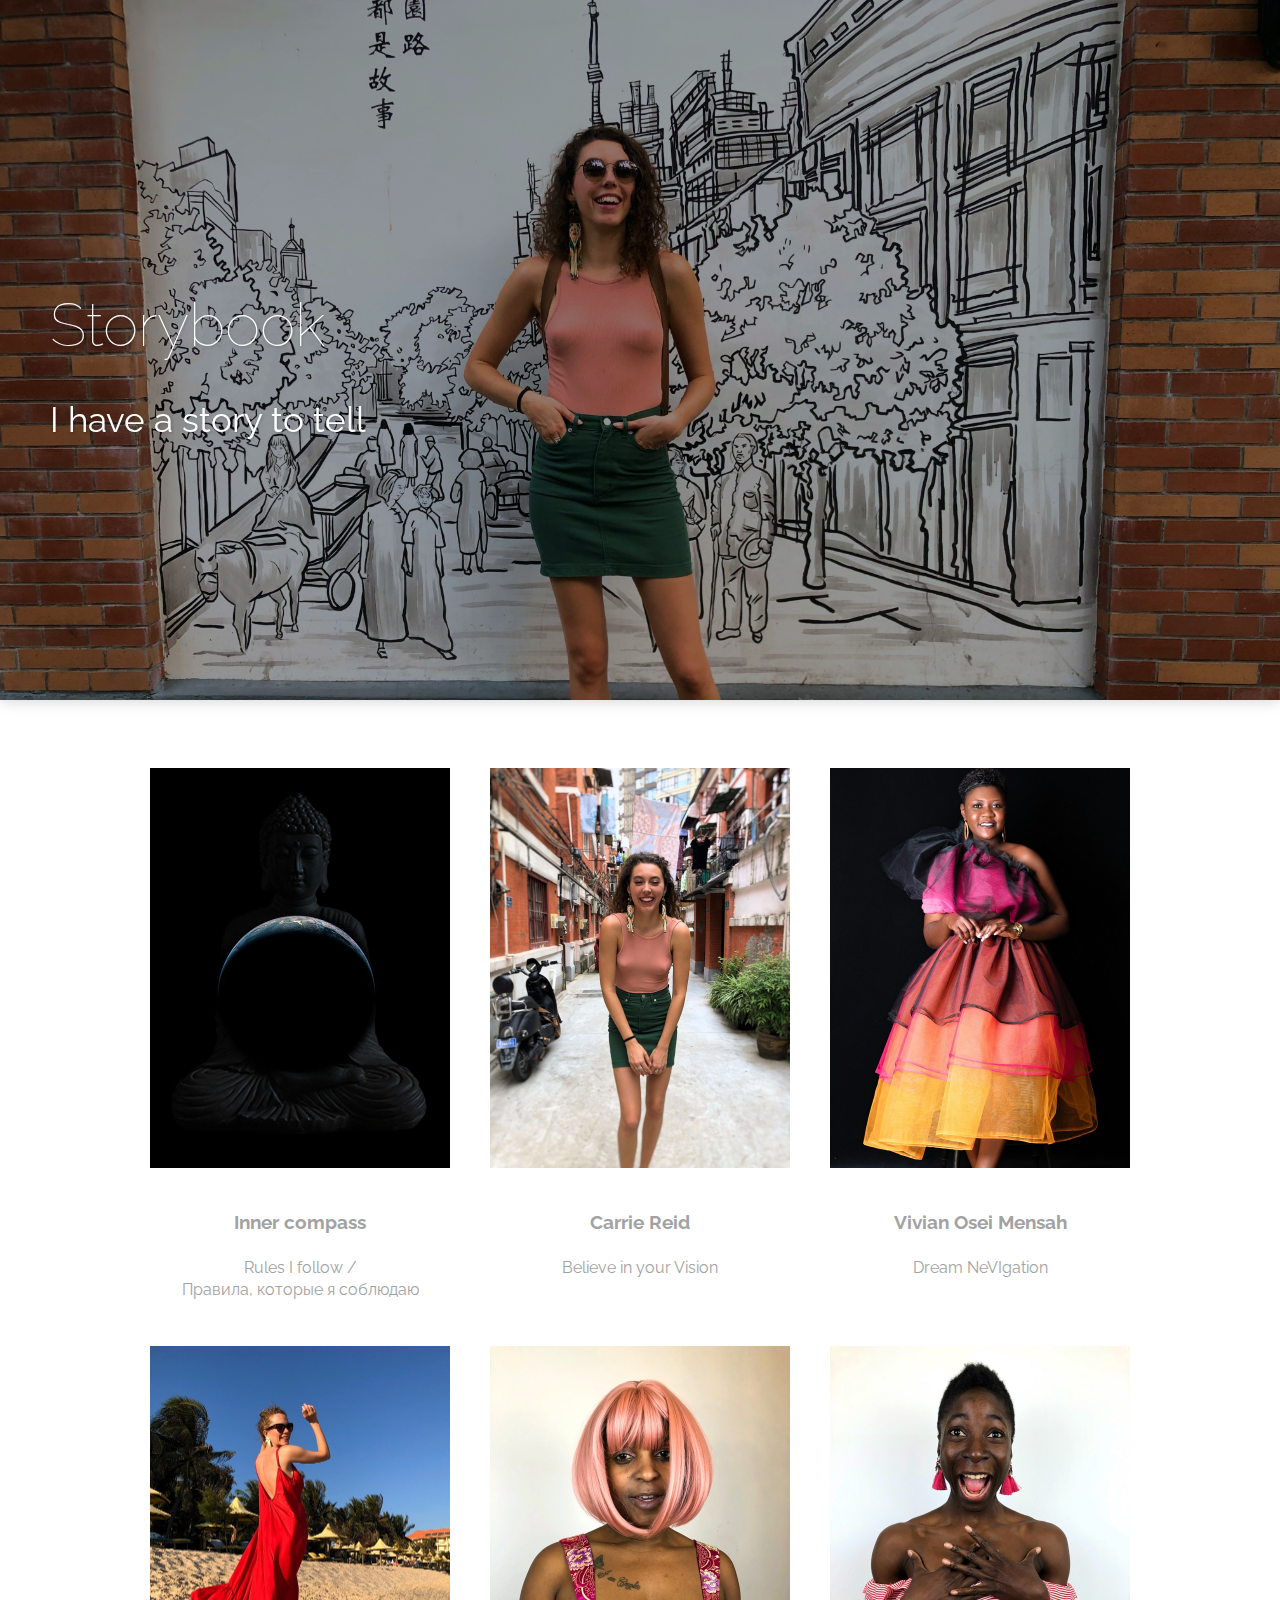
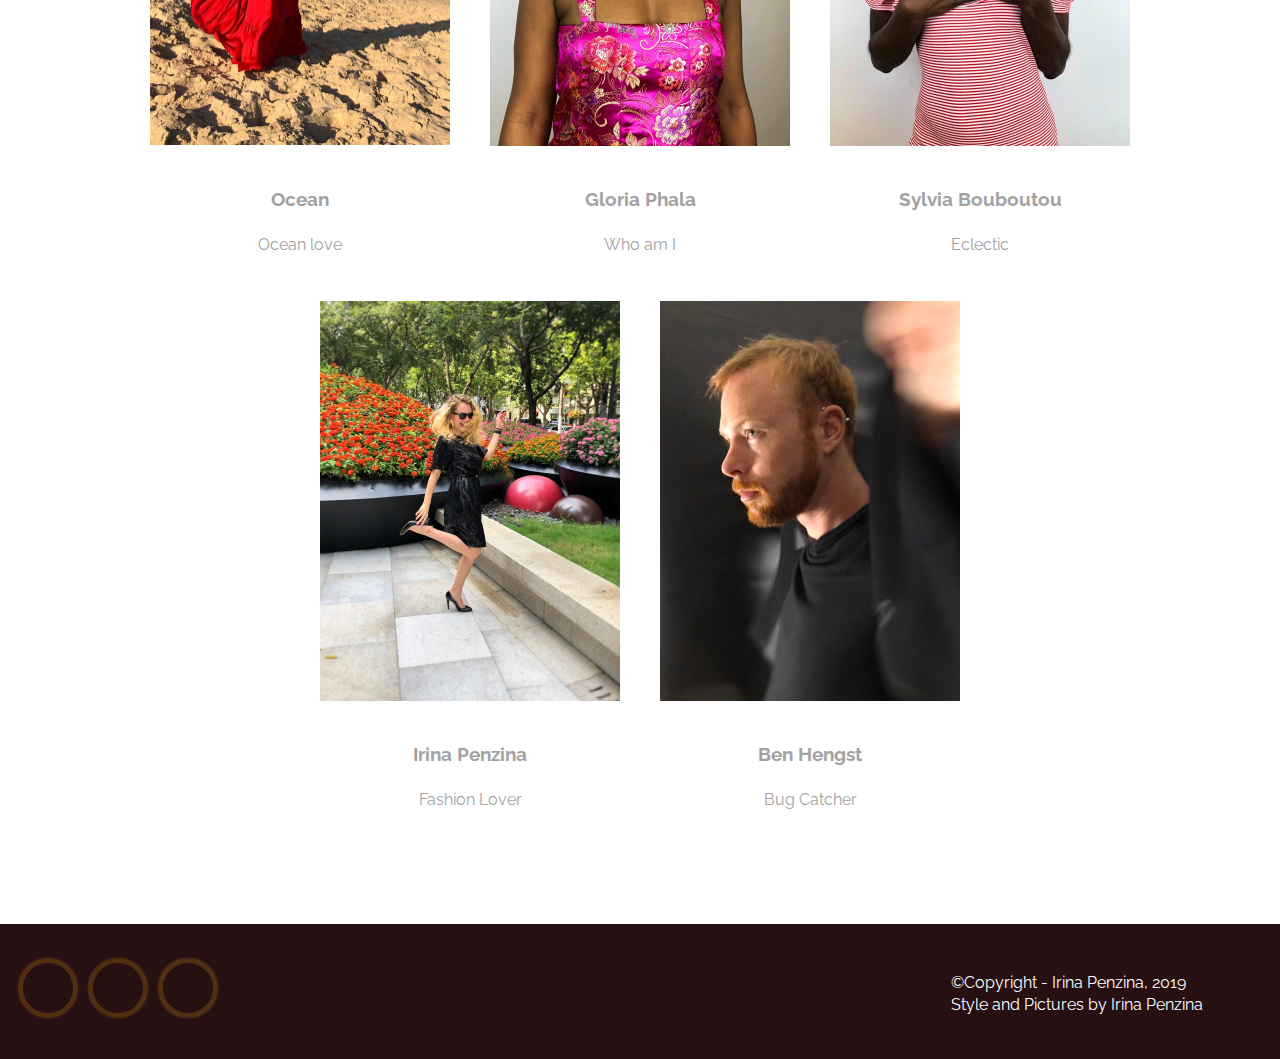
<file: index.html>
<!DOCTYPE html>
<html>
  <head>
    <title>Storybook</title>
    <!-- google metatags -->
    <meta name="description" content="I have a story to tell what was told by my friend or a friend of a friend">
    <!-- facebook metatags -->
    <meta property="og:url" content="http://storybook.style/index.html"/>
    <meta property="og:type" content="article"/>
    <meta property="og:title" content="Storybook"/>
    <meta property="og:description" content="I have a story to tell what was told by my friend or a friend of a friend"/>
    <meta property="og:image" content="favicon/apple-touch-icon.png"/>
    <!-- picture on the tab -->
    <link rel="apple-touch-icon" sizes="180x180" href="favicon/apple-touch-icon.png">
    <link rel="icon" type="image/png" sizes="32x32" href="favicon/favicon-32x32.png">
    <link rel="icon" type="image/png" sizes="16x16" href="favicon/favicon-16x16.png">
    <link rel="manifest" href="favicon/site.webmanifest">
    <link rel="mask-icon" href="favicon/safari-pinned-tab.svg" color="#5bbad5">
    <meta name="msapplication-TileColor" content="#da532c">
    <meta name="theme-color" content="#ffffff">

    <!-- to avoid weired symbols -->
    <meta charset="utf-8">
    <!-- responsive -->
    <meta name="viewport" content="width=device-width,initial-scale=1,maximum-scale=1,user-scalable=no">
    <meta http-equiv="X-UA-Compatible" content="IE=edge,chrome=1">
    <meta name="HandheldFriendly" content="true">
    <!-- icons -->
    <link rel="stylesheet" href="https://use.fontawesome.com/releases/v5.7.2/css/all.css" integrity="sha384-fnmOCqbTlWIlj8LyTjo7mOUStjsKC4pOpQbqyi7RrhN7udi9RwhKkMHpvLbHG9Sr" crossorigin="anonymous">

    <!-- css -->
    <link rel="stylesheet" href="style.css">
    <link rel="stylesheet" href="story.css">
    <link rel="stylesheet" href="cards.css">
    <!-- google font -->
    <link href="https://fonts.googleapis.com/css?family=Raleway:300,400,700&display=swap&subset=latin-ext" rel="stylesheet">
    <!-- javascript -->
    <script type="text/javascript" src="https://cdnjs.cloudflare.com/ajax/libs/jquery/2.1.3/jquery.min.js"></script>

    <!-- Global site tag (gtag.js) - Google Analytics -->
    <script async src="https://www.googletagmanager.com/gtag/js?id=G-9Z8WRRQJE6"></script>
    <script>
      window.dataLayer = window.dataLayer || [];
      function gtag(){dataLayer.push(arguments);}
      gtag('js', new Date());

      gtag('config', 'G-9Z8WRRQJE6');
    </script>

  </head>

<body>

<div class="site-wrapper">
  <header>Storybook</header>
  <!-- <div class="videoBanner">
    <video autoplay muted loop class="mainVideo">
      <source src="small/ocean.mp4" type="video/mp4">
    </video>
    <div class="gradient">
      <h1 class="name">Storybook</h1>
      <p class="tagline">I have a story to tell</p>
    </div>
  </div> -->
  <div class="mainbanner">
    <h1 class="name">Storybook</h1>
    <p class="tagline">I have a story to tell</p>
  </div>
  <main>
    <section id="sec">
      <ul class="cards">
         <li class="card">
          <a href="rules.html" class="cardlink">
            <img src="rules/statue.jpg" class="card">
            <h3>Inner compass </h3>
            <p>Rules I follow /<br> Правила, которые я соблюдаю</p>
          </a>
        </li>
        <li class="card">
          <a href="carrie.html" class="cardlink">
            <img src="Carrie/smile_compound.jpg" class="card">
            <h3>Carrie Reid</h3>
            <p>Believe in your Vision</p>
          </a>
        </li>
        <li class="card">
          <a href="vivian.html" class="cardlink">
            <img src="vivian/colours_Fotor.jpg" class="card">
            <h3>Vivian Osei Mensah</h3>
            <p>Dream NeVIgation</p>
          </a>
        </li>
        <li class="card">
          <a href="ocean.html" class="cardlink">
            <img src="small/dancing on the beach.jpg" class="card">
            <h3>Ocean</h3>
            <p>Ocean love</p>
          </a>
        </li>
        <li class="card">
          <a href="gloria.html" class="cardlink">
            <img src="gloria/sad_dark.jpg" class="card">
            <h3>Gloria Phala</h3>
            <p>Who am I</p>
          </a>
        </li>
        <li class="card">
          <a href="sylvia.html" class="cardlink">
            <img src="sylvia/stripedress-mouth.jpg" class="card">
            <h3>Sylvia Bouboutou</h3>
            <p>Eclectic</p>
          </a>
        </li>
        <li class="card">
          <a href="irina.html" class="cardlink">
            <img src="Irina/jump.jpg" class="card">
            <h3>Irina Penzina</h3>
            <p>Fashion Lover</p>
          </a>
        </li>
        <li class="card">
          <a href="ben.html" class="cardlink">
            <img src="Ben/focus.jpg" class="card">
            <h3>Ben Hengst</h3>
            <p>Bug Catcher </p>
          </a>
        </li>
    </ul>
  </section>
  </main>
  <footer>
    <div class="basr-social-share social">
      <ul class="">
        <li><a class="facebook" href="https://www.facebook.com/penzina.irina"><i class="fab fa-facebook"></i><span>Facebook</span></a></li>
        <li><a class="instagram" href="https://www.instagram.com/iri_/"><i class="fab fa-instagram"></i><span>Instagram</span></a></li>
        <li><a class="linkedin" href="https://www.linkedin.com/in/irina-penzina/"><i class="fab fa-linkedin"></i><span>Linkedin</span></a></li>
      </ul>
    </div>
    <p class="credit">&#169;Copyright - Irina Penzina, 2019<br>
    Style and Pictures by Irina Penzina</p>
  </footer>
  </div>
  </body>
</html>
</file>
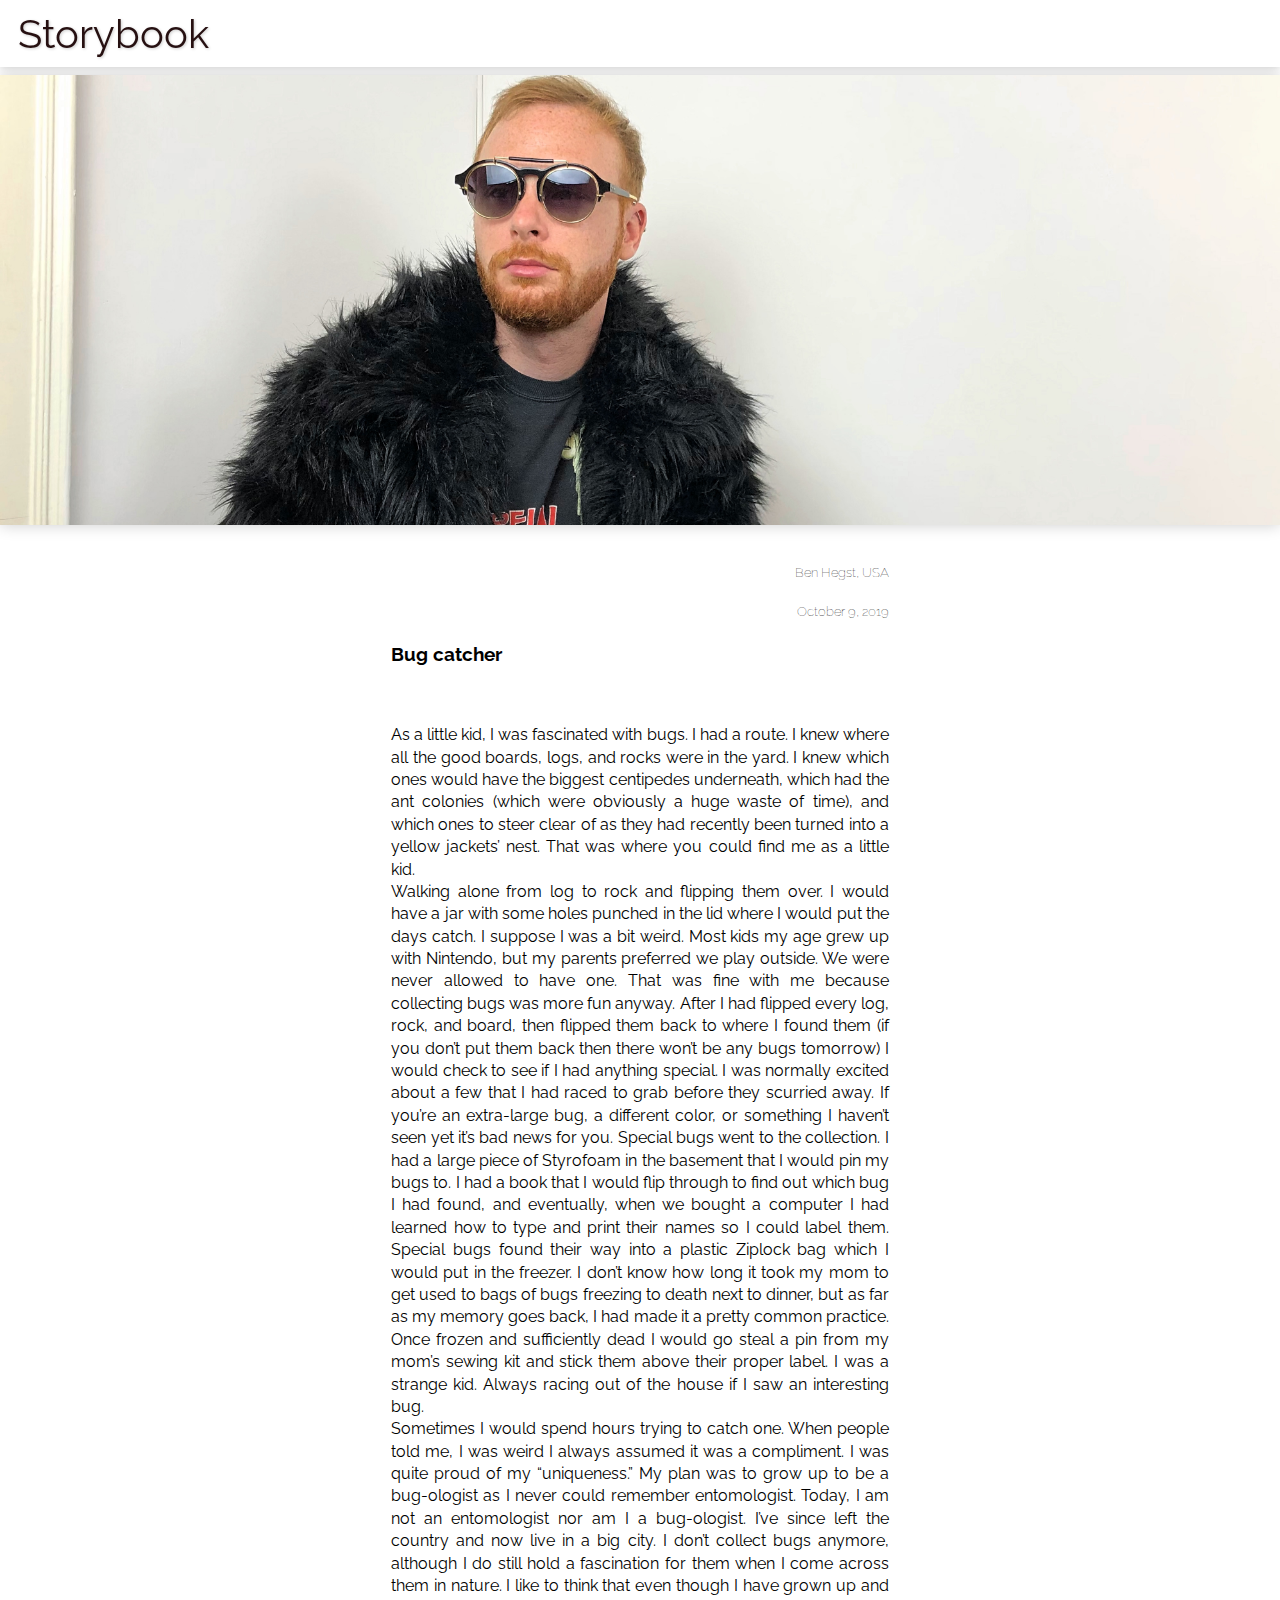
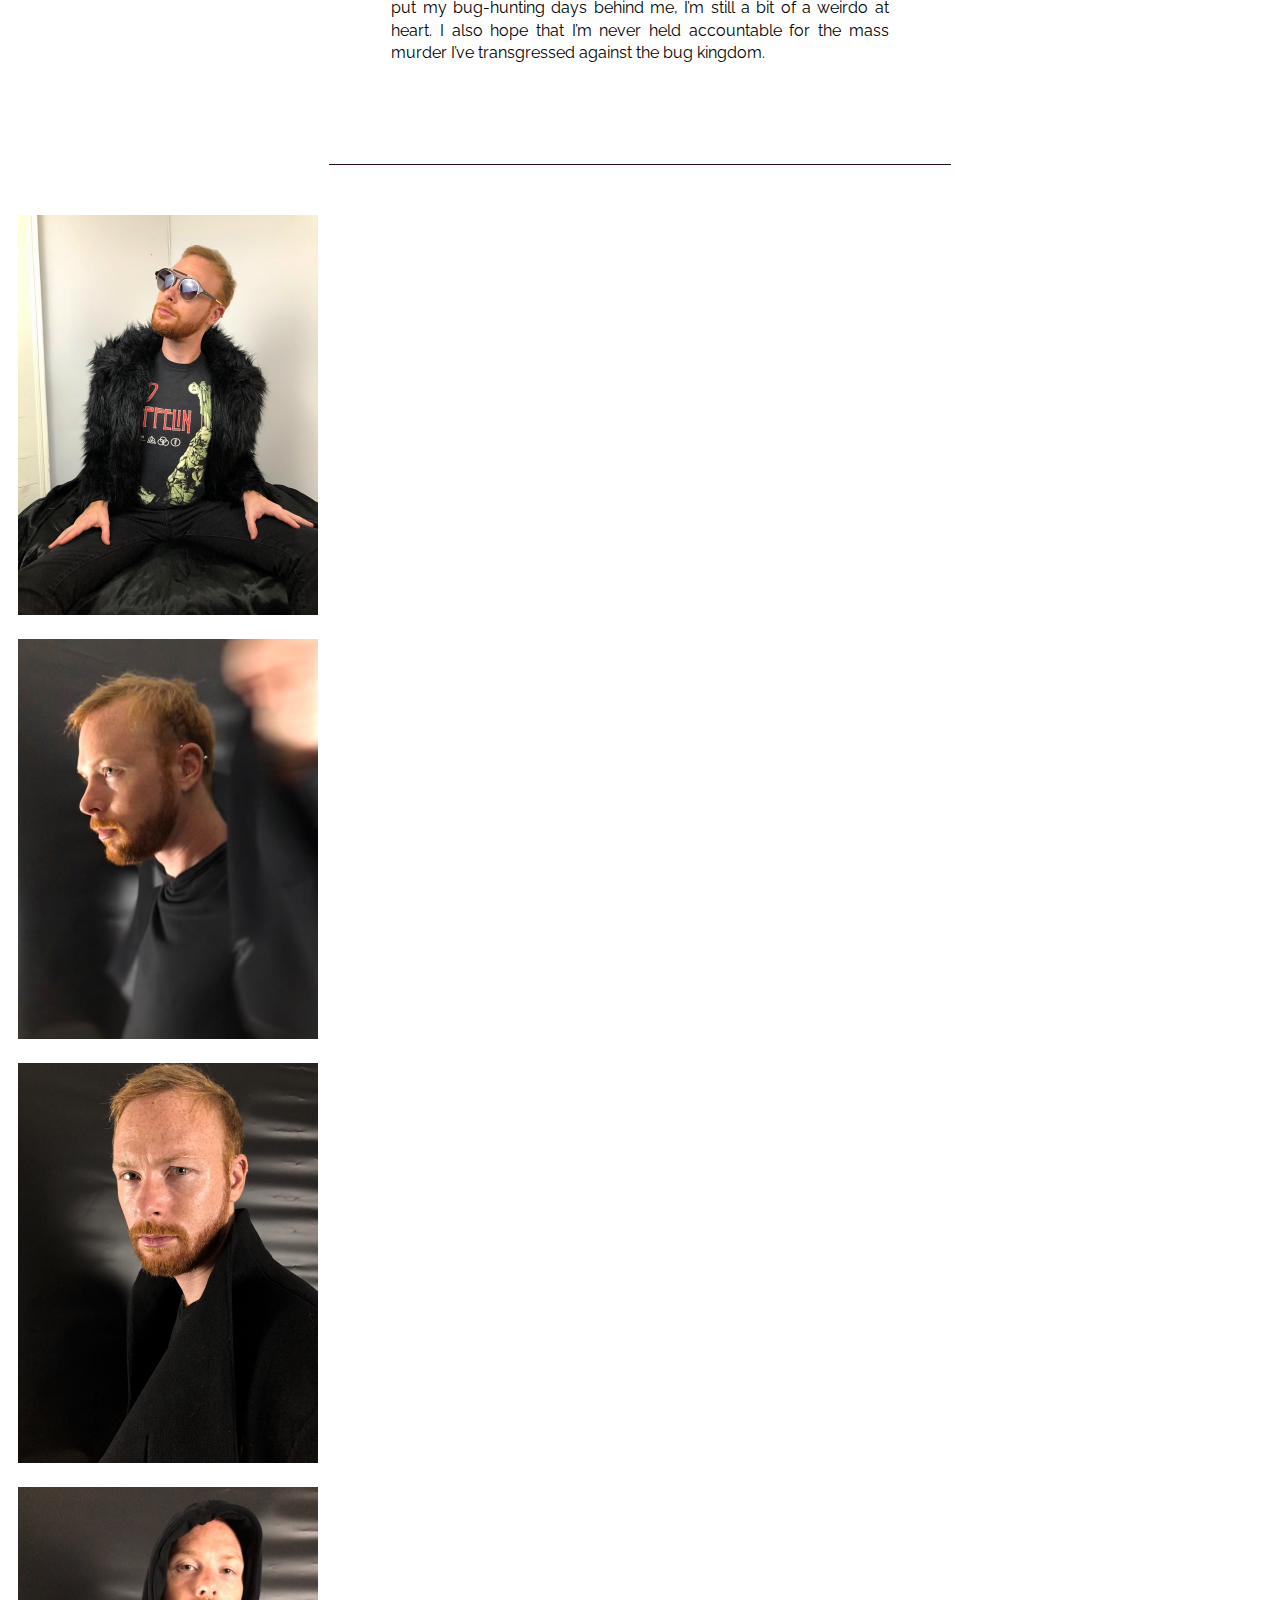
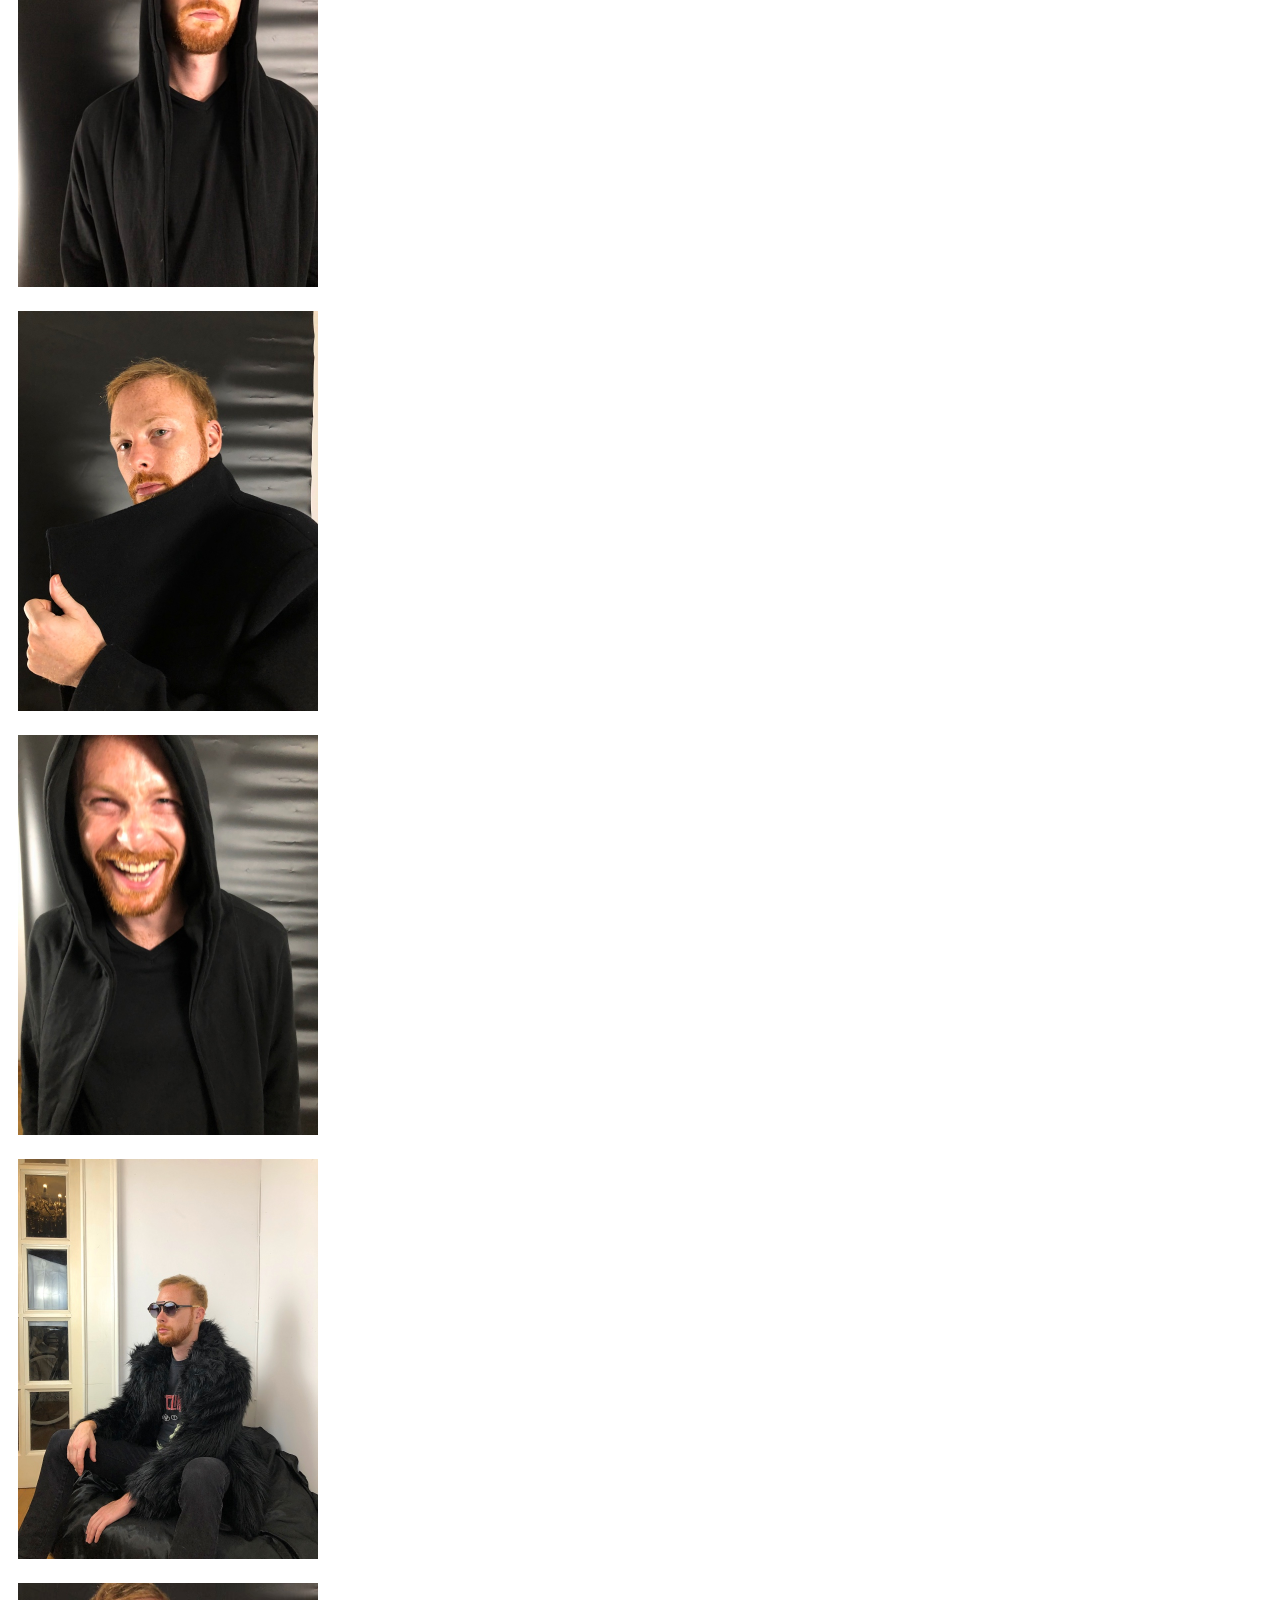
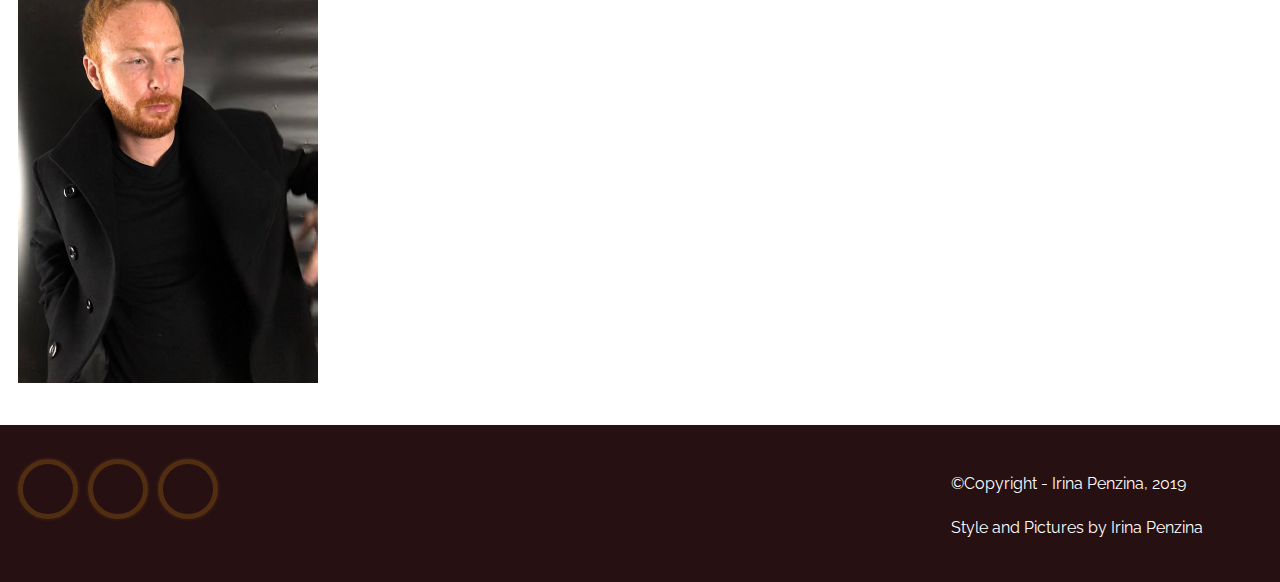
<file: ben.html>
<!DOCTYPE html>
<html>
  <head>
    <title>Storybook</title>
    <!-- google metatags -->
    <meta name="description" content="I have a story to tell">

    <!-- facebook metatags -->
     <meta property="og:url" content="http://storybook.style/ben.html">
    <meta property="og:type" content="article">
    <meta property="og:title" content="Ben Hengst">
    <meta property="og:description" content="As a little kid, I was fascinated with bugs. I had a route. I knew where all the good boards, logs, and rocks were in the yard. I knew which ones would have the biggest centipedes underneath, which had the ant colonies.">
    <meta property="og:image" content="ben/wrinkles.jpg">
    <meta property="fb:app_id" content="511634172766587">

     <!-- picture on the tab -->
    <link rel="apple-touch-icon" sizes="180x180" href="favicon/apple-touch-icon.png">
    <link rel="icon" type="image/png" sizes="32x32" href="favicon/favicon-32x32.png">
    <link rel="icon" type="image/png" sizes="16x16" href="favicon/favicon-16x16.png">
    <link rel="manifest" href="favicon/site.webmanifest">
    <link rel="mask-icon" href="favicon/safari-pinned-tab.svg" color="#5bbad5">
    <meta name="msapplication-TileColor" content="#da532c">
    <meta name="theme-color" content="#ffffff">
    <!-- to avoid weired symbols -->
    <meta charset="utf-8">
    <!-- responsive -->
    <meta name="viewport" content="width=device-width,initial-scale=1,maximum-scale=1,user-scalable=no">
    <meta http-equiv="X-UA-Compatible" content="IE=edge,chrome=1">
    <meta name="HandheldFriendly" content="true">
    <!-- icons -->
    <link rel="stylesheet" href="https://use.fontawesome.com/releases/v5.7.2/css/all.css" integrity="sha384-fnmOCqbTlWIlj8LyTjo7mOUStjsKC4pOpQbqyi7RrhN7udi9RwhKkMHpvLbHG9Sr" crossorigin="anonymous">
    <!-- css -->
    <!-- <link rel="stylesheet" href="style.css"> -->
    <link rel="stylesheet" href="style.css">
    <link rel="stylesheet" href="cards.css">
    <link rel="stylesheet" href="story.css">
    <link rel="stylesheet" href="share.css">

    <!-- bootstrap -->
    <link href="https://cdn.jsdelivr.net/npm/bootstrap@5.0.0-beta1/dist/css/bootstrap.min.css" rel="stylesheet" integrity="sha384-giJF6kkoqNQ00vy+HMDP7azOuL0xtbfIcaT9wjKHr8RbDVddVHyTfAAsrekwKmP1" crossorigin="anonymous">

    <link rel="stylesheet" href="zoom-D.css"/>


    <!-- google font -->
    <link href="https://fonts.googleapis.com/css?family=Raleway:300,400,700&display=swap&subset=latin-ext" rel="stylesheet">
    <!-- javascript -->
    <script type="text/javascript" src="https://cdnjs.cloudflare.com/ajax/libs/jquery/2.1.3/jquery.min.js"></script>

    <script src="zoom-D.js"></script>
         <!-- Load Facebook SDK for JavaScript -->
  <div id="fb-root"></div>
  <script>(function(d, s, id) {
    var js, fjs = d.getElementsByTagName(s)[0];
    if (d.getElementById(id)) return;
    js = d.createElement(s); js.id = id;
    js.src = "https://connect.facebook.net/en_US/sdk.js#xfbml=1&version=v3.0";
    fjs.parentNode.insertBefore(js, fjs);
    }(document, 'script', 'facebook-jssdk'));
  </script>

    <!-- Global site tag (gtag.js) - Google Analytics -->
    <script async src="https://www.googletagmanager.com/gtag/js?id=G-9Z8WRRQJE6"></script>
    <script>
      window.dataLayer = window.dataLayer || [];
      function gtag(){dataLayer.push(arguments);}
      gtag('js', new Date());

      gtag('config', 'G-9Z8WRRQJE6');
    </script>

  </head>
  <body>
    <div class="site-wrapper">
      <header class="header-story"><a href="index.html" class="header">Storybook</a></header>
      <div class="top-story" style="background-image: url('Ben/banner_ben.jpg')"></div>
      <main>
        <div class="story">
        <h5>Ben Hegst, USA</h5>
        <h5>October 9, 2019</h5>
        <h3>Bug catcher</h3>
        <br>
        <p>
          As a little kid, I was fascinated with bugs.  I had a route.  I knew where all the good boards, logs, and rocks were in the yard.  I knew which ones would have the biggest centipedes underneath, which had the ant colonies (which were obviously a huge waste of time), and which ones to steer clear of as they had recently been turned into a yellow jackets’ nest.  That was where you could find me as a little kid.<br>  Walking alone from log to rock and flipping them over. I would have a jar with some holes punched in the lid where I would put the days catch.  I suppose I was a bit weird.  Most kids my age grew up with Nintendo, but my parents preferred we play outside. We were never allowed to have one.  That was fine with me because collecting bugs was more fun anyway.  After I had flipped every log, rock, and board, then flipped them back to where I found them (if you don’t put them back then there won’t be any bugs tomorrow) I would check to see if I had anything special. I was normally excited about a few that I had raced to grab before they scurried away. If you’re an extra-large bug, a different color, or something I haven’t seen yet it’s bad news for you. Special bugs went to the collection. I had a large piece of Styrofoam in the basement that I would pin my bugs to. I had a book that I would flip through to find out which bug I had found, and eventually, when we bought a computer I had learned how to type and print their names so I could label them.  Special bugs found their way into a plastic Ziplock bag which I would put in the freezer.  I don’t know how long it took my mom to get used to bags of bugs freezing to death next to dinner, but as far as my memory goes back, I had made it a pretty common practice. Once frozen and sufficiently dead I would go steal a pin from my mom’s sewing kit and stick them above their proper label.  I was a strange kid. Always racing out of the house if I saw an interesting bug. <br> Sometimes I would spend hours trying to catch one. When people told me, I was weird I always assumed it was a compliment. I was quite proud of my “uniqueness.” My plan was to grow up to be a bug-ologist as I never could remember entomologist. Today, I am not an entomologist nor am I a bug-ologist.  I’ve since left the country and now live in a big city. I don’t collect bugs anymore, although I do still hold a fascination for them when I come across them in nature. I like to think that even though I have grown up and put my bug-hunting days behind me, I’m still a bit of a weirdo at heart.  I also hope that I’m never held accountable for the mass murder I’ve transgressed against the bug kingdom.
        </p>
        </div>
          <div class="wrap">
            <div class="share-container">
              <a id="social-share" href="http://www.facebook.com/sharer.php?u=https://storybook.style/ben.html" target="_blank">
                <i class="fab fa-facebook share"></i>
              </a>
              <a id="social-share" href="https://twitter.com/share?url=https://storybook.style/ben.html&amp;text=As a little kid, I was fascinated with bugs. I had a route. I knew where all the good boards, logs, and rocks were in the yard. I knew which ones would have the biggest centipedes underneath, which had the ant colonies.&amp;hashtags=storybook" target="_blank">
                <i class="fab fa-twitter share"></i>
              </a>
            </div>
          </div>

        <!-- [LIGHTBOX CONTAINER] -->
        <div id="lb-back">
          <div id="lb-img">
            <img src="Ben/fur_coat_up.jpg">
            <img src="Ben/focus.jpg">
            <img src="Ben/wrinkles.jpg">
            <img src="Ben/sad.jpg">
            <img src="Ben/look.jpg">
            <img src="Ben/smile.jpg">
            <img src="Ben/fur_coat.jpg">
            <img src="Ben/military.jpg">
          </div>
        </div>

        <div class="row">
          <div class="col" id="under"><img src="Ben/fur_coat_up.jpg" alt="" class="zoomD"></div>
          <div class="col" id="under"><img src="Ben/focus.jpg" alt="" class="zoomD"></div>
          <div class="col" id="under"><img src="Ben/wrinkles.jpg" alt="" class="zoomD"></div>
          <div class="col" id="under"><img src="Ben/sad.jpg" alt="" class="zoomD"></div>
        </div>
         <div class="row">
          <div class="col" id="under"><img src="Ben/look.jpg" alt="" class="zoomD"></div>
          <div class="col" id="under"><img src="Ben/smile.jpg" alt="" class="zoomD"></div>
          <div class="col" id="under"><img src="Ben/fur_coat.jpg" alt="" class="zoomD"></div>
          <div class="col" id="under"><img src="Ben/military.jpg" alt="" class="zoomD"></div>
        </div>
      </main>
    <footer>
      <div class="basr-social-share social">
        <ul class="">
          <li><a class="facebook" href="https://www.facebook.com/penzina.irina"><i class="fab fa-facebook"></i><span>Facebook</span></a></li>
          <li><a class="instagram" href="https://www.instagram.com/iri_/"><i class="fab fa-instagram"></i><span>Instagram</span></a></li>
          <li><a class="linkedin" href="https://www.linkedin.com/in/irina-penzina/"><i class="fab fa-linkedin"></i><span>Linkedin</span></a></li>
        </ul>
      </div>
      <p class="credit">&#169;Copyright - Irina Penzina, 2019<br><br>
    Style and Pictures by Irina Penzina</p>
    </footer>
    </div>
  </body>
</html>
</file>
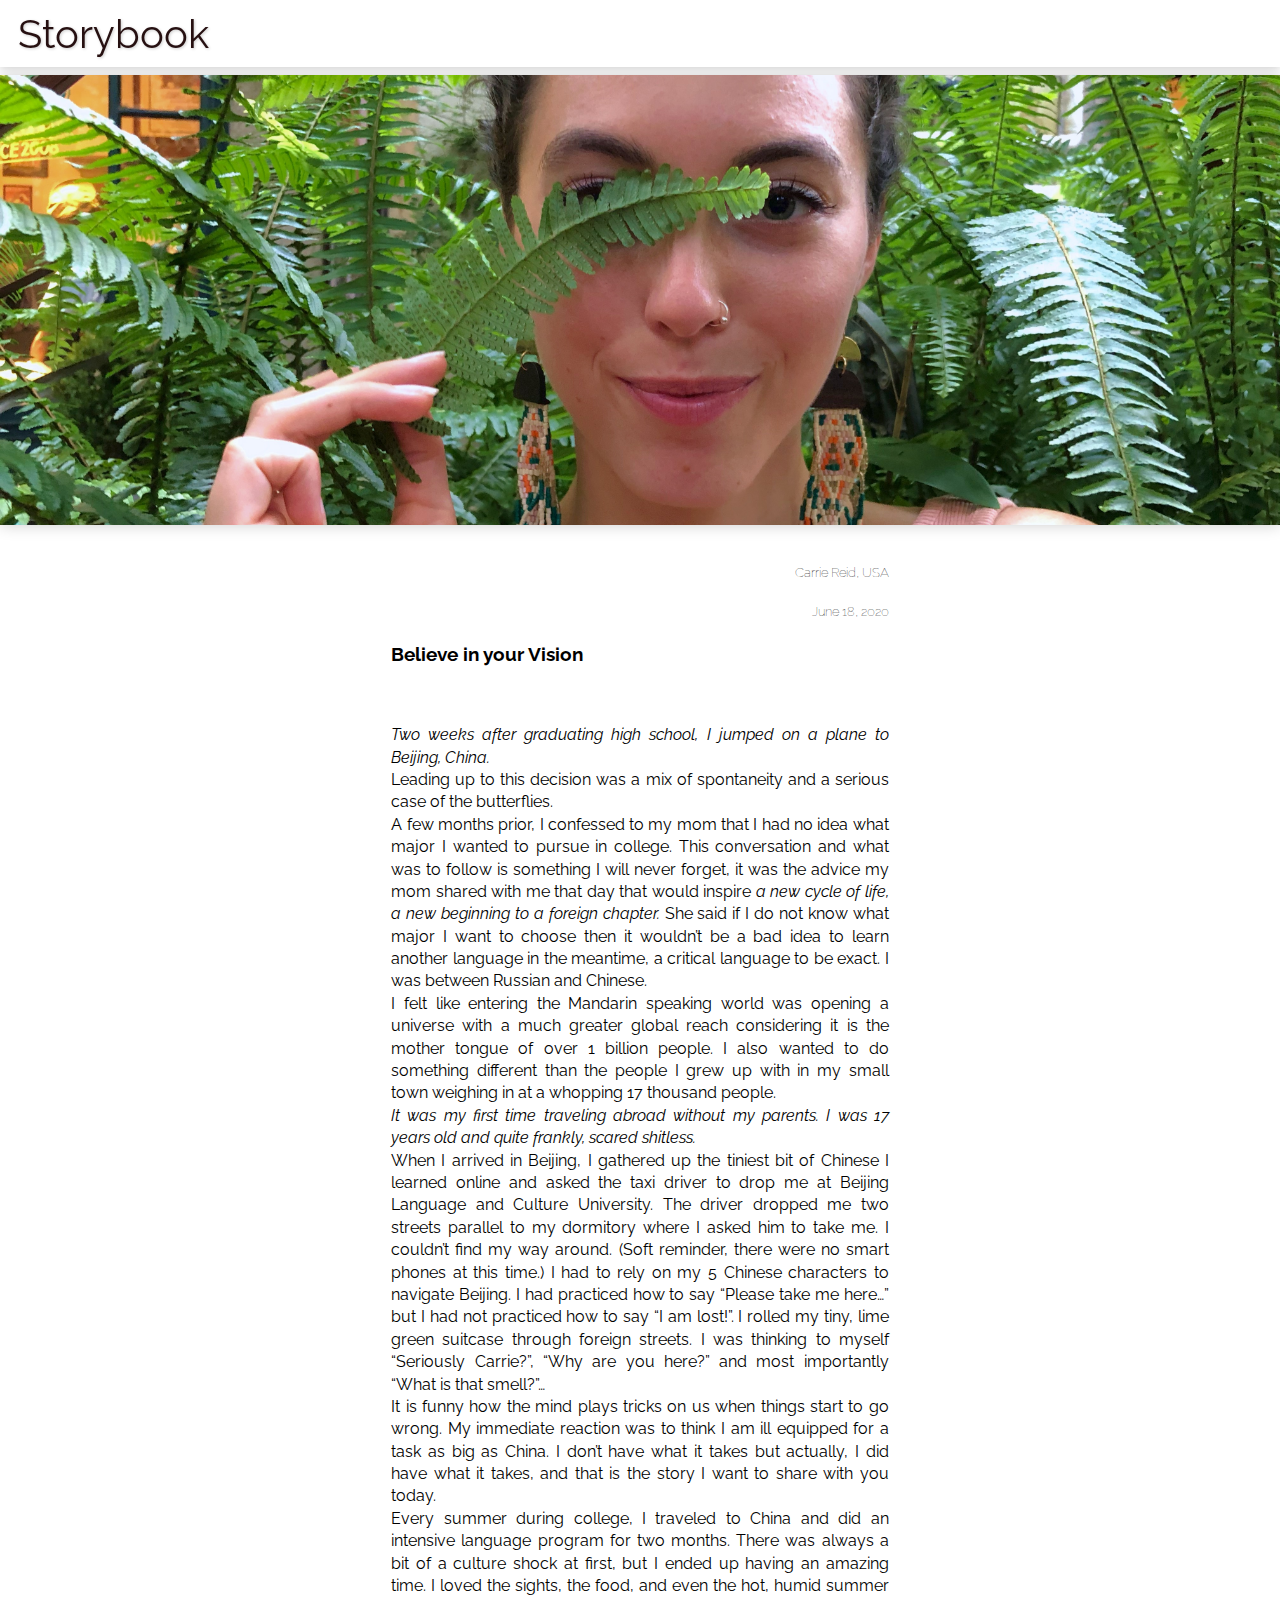
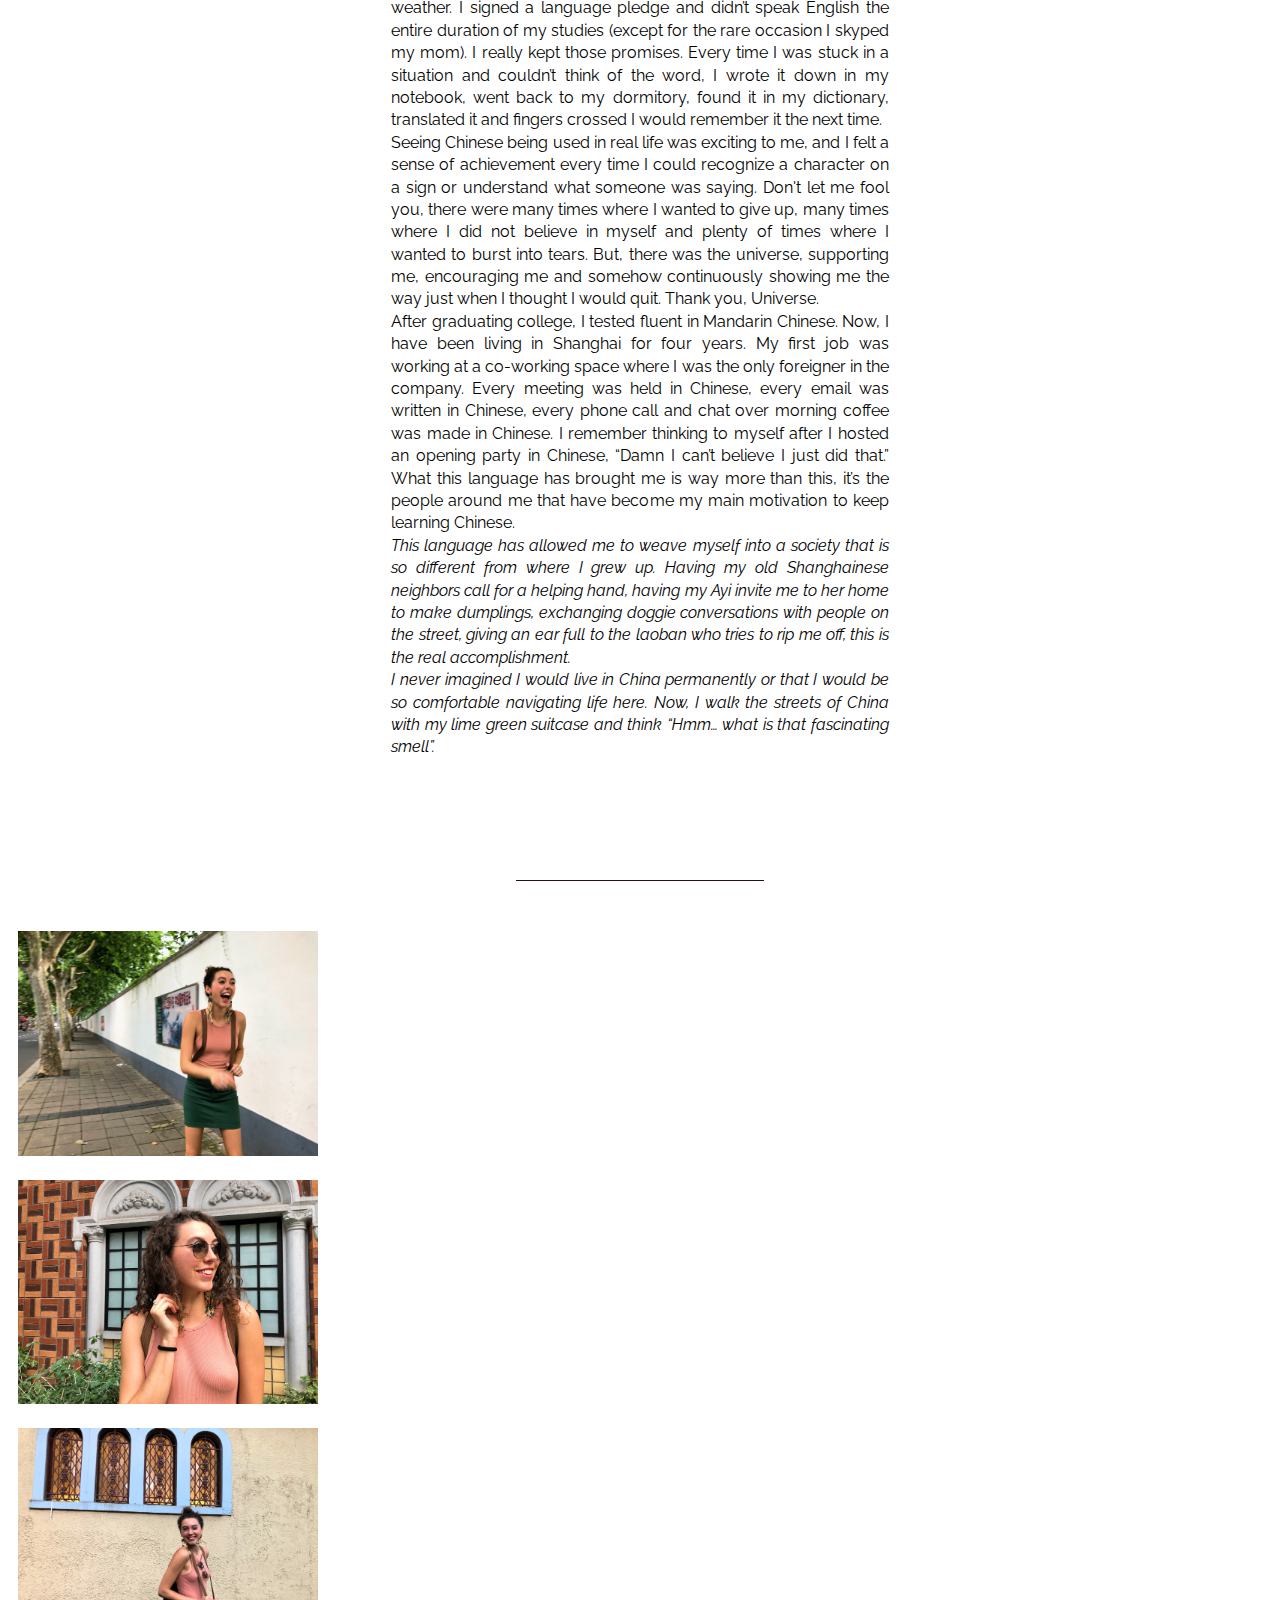
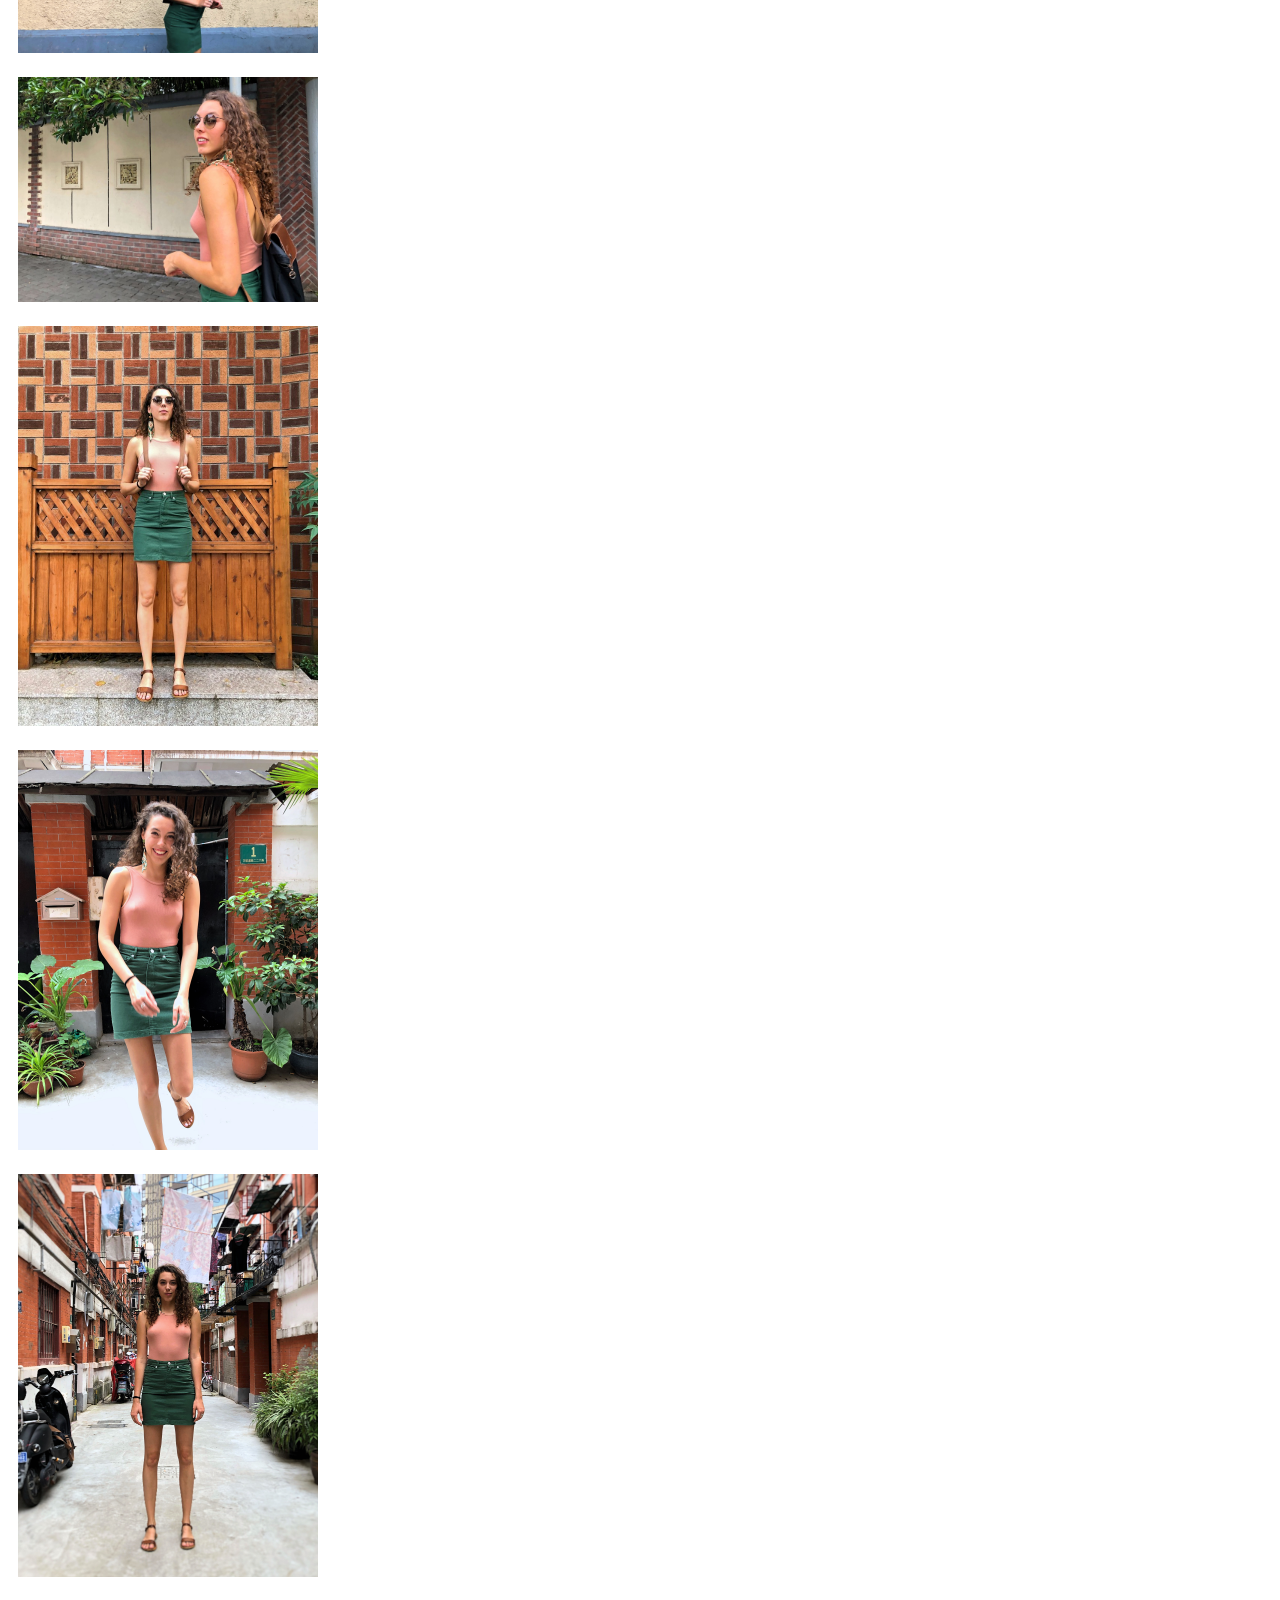
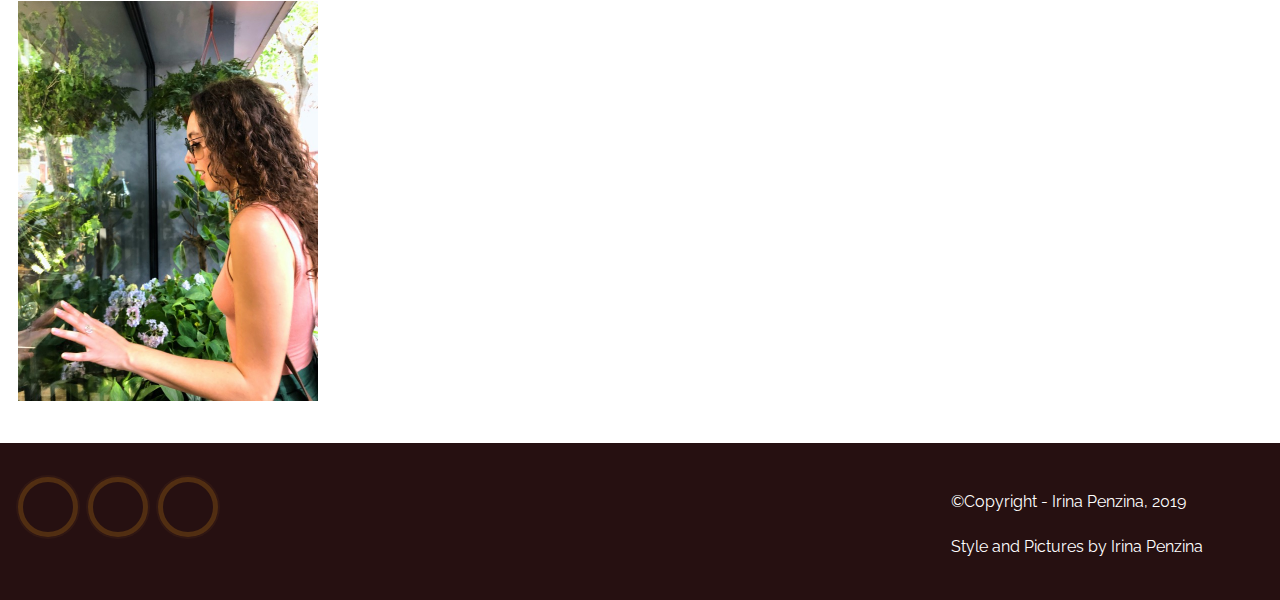
<file: carrie.html>
<!DOCTYPE html>
<html>
  <head>
    <title>Storybook</title>
    <!-- google metatags -->
    <meta name="description" content="I have a story to tell">
    <!-- facebook metatags -->

    <meta property="og:url" content="http://storybook.style/carrie.html">
    <meta property="og:type" content="article">
    <meta property="og:title" content="Carrie Reid">
    <meta property="og:description" content="I felt like entering the Mandarin speaking world was opening a universe with a much greater global reach considering it is the mother tongue of over 1 billion people. I also wanted to do something different than the people I grew up with in my small town weighing in at a whopping 17 thousand people.">
    <meta property="og:image" content="Carrie/by the wall with.jpg">
    <meta property="fb:app_id" content="511634172766587">

     <!-- picture on the tab -->
    <link rel="apple-touch-icon" sizes="180x180" href="favicon/apple-touch-icon.png">
    <link rel="icon" type="image/png" sizes="32x32" href="favicon/favicon-32x32.png">
    <link rel="icon" type="image/png" sizes="16x16" href="favicon/favicon-16x16.png">
    <link rel="manifest" href="favicon/site.webmanifest">
    <link rel="mask-icon" href="favicon/safari-pinned-tab.svg" color="#5bbad5">
    <meta name="msapplication-TileColor" content="#da532c">
    <meta name="theme-color" content="#ffffff">
    <!-- to avoid weired symbols -->
    <meta charset="utf-8">
    <!-- responsive -->
    <meta name="viewport" content="width=device-width,initial-scale=1,maximum-scale=1,user-scalable=no">
    <meta http-equiv="X-UA-Compatible" content="IE=edge,chrome=1">
    <meta name="HandheldFriendly" content="true">
    <!-- icons -->
    <link rel="stylesheet" href="https://use.fontawesome.com/releases/v5.7.2/css/all.css" integrity="sha384-fnmOCqbTlWIlj8LyTjo7mOUStjsKC4pOpQbqyi7RrhN7udi9RwhKkMHpvLbHG9Sr" crossorigin="anonymous">
    <!-- css -->
    <!-- <link rel="stylesheet" href="style.css"> -->
    <link rel="stylesheet" href="style.css">
    <link rel="stylesheet" href="cards.css">
    <link rel="stylesheet" href="story.css">
    <link rel="stylesheet" href="share.css">

    <!-- bootstrap -->
    <link href="https://cdn.jsdelivr.net/npm/bootstrap@5.0.0-beta1/dist/css/bootstrap.min.css" rel="stylesheet" integrity="sha384-giJF6kkoqNQ00vy+HMDP7azOuL0xtbfIcaT9wjKHr8RbDVddVHyTfAAsrekwKmP1" crossorigin="anonymous">

    <link rel="stylesheet" href="zoom-D.css"/>


    <!-- google font -->
    <link href="https://fonts.googleapis.com/css?family=Raleway:300,400,700&display=swap&subset=latin-ext" rel="stylesheet">
    <!-- javascript -->
    <script type="text/javascript" src="https://cdnjs.cloudflare.com/ajax/libs/jquery/2.1.3/jquery.min.js"></script>

    <script src="zoom-D.js"></script>
  <!-- Load Facebook SDK for JavaScript -->
  <div id="fb-root"></div>
  <script>(function(d, s, id) {
    var js, fjs = d.getElementsByTagName(s)[0];
    if (d.getElementById(id)) return;
    js = d.createElement(s); js.id = id;
    js.src = "https://connect.facebook.net/en_US/sdk.js#xfbml=1&version=v3.0";
    fjs.parentNode.insertBefore(js, fjs);
  }(document, 'script', 'facebook-jssdk'));
  </script>

  <!-- Global site tag (gtag.js) - Google Analytics -->
    <script async src="https://www.googletagmanager.com/gtag/js?id=G-9Z8WRRQJE6"></script>
    <script>
      window.dataLayer = window.dataLayer || [];
      function gtag(){dataLayer.push(arguments);}
      gtag('js', new Date());

      gtag('config', 'G-9Z8WRRQJE6');
    </script>

  </head>
  <body>
    <div class="site-wrapper">
      <header class="header-story"><a href="index.html" class="header">Storybook</a></header>
      <div class="top-story" style="background-image: url('Carrie/one eye.jpg')"></div>
      <main>
        <div class="story">
        <h5>Carrie Reid, USA</h5>
        <h5>June 18, 2020</h5>
        <h3>Believe in your Vision</h3>
        <br>
        <p>
          <i>Two weeks after graduating high school, I jumped on a plane to Beijing, China.</i>
          <br>
          Leading up to this decision was a mix of spontaneity and a serious case of the butterflies.
          <br>
          A few months prior, I confessed to my mom that I had no idea what major I wanted to pursue in college. This conversation and what was to follow is something I will never forget, it was the advice my mom shared with me that day that would inspire <i>a new cycle of life, a new beginning to a foreign chapter.</i> She said if I do not know what major I want to choose then it wouldn’t be a bad idea to learn another language in the meantime, a critical language to be exact. I was between Russian and Chinese.
          <br>
          I felt like entering the Mandarin speaking world was opening a universe with a much greater global reach considering it is the mother tongue of over 1 billion people. I also wanted to do something different than the people I grew up with in my small town weighing in at a whopping 17 thousand people.
          <br>
          <i>It was my first time traveling abroad without my parents. I was 17 years old and quite frankly, scared shitless.</i>
          <br>
          When I arrived in Beijing, I gathered up the tiniest bit of Chinese I learned online and asked the taxi driver to drop me at Beijing Language and Culture University. The driver dropped me two streets parallel to my dormitory where I asked him to take me. I couldn’t find my way around. (Soft reminder, there were no smart phones at this time.) I had to rely on my 5 Chinese characters to navigate Beijing. I had practiced how to say “Please take me here…” but I had not practiced how to say “I am lost!”. I rolled my tiny, lime green suitcase through foreign streets. I was thinking to myself “Seriously Carrie?”, “Why are you here?” and most importantly “What is that smell?”…
          <br>
          It is funny how the mind plays tricks on us when things start to go wrong. My immediate reaction was to think I am ill equipped for a task as big as China. I don’t have what it takes but actually, I did have what it takes, and that is the story I want to share with you today.
          <br>
          Every summer during college, I traveled to China and did an intensive language program for two months. There was always a bit of a culture shock at first, but I ended up having an amazing time. I loved the sights, the food, and even the hot, humid summer weather. I signed a language pledge and didn’t speak English the entire duration of my studies (except for the rare occasion I skyped my mom). I really kept those promises. Every time I was stuck in a situation and couldn’t think of the word, I wrote it down in my notebook, went back to my dormitory, found it in my dictionary, translated it and fingers crossed I would remember it the next time.
          <br>
          Seeing Chinese being used in real life was exciting to me, and I felt a sense of achievement every time I could recognize a character on a sign or understand what someone was saying. Don't let me fool you, there were many times where I wanted to give up, many times where I did not believe in myself and plenty of times where I wanted to burst into tears. But, there was the universe, supporting me, encouraging me and somehow continuously showing me the way just when I thought I would quit. Thank you, Universe.
          <br>
          After graduating college, I tested fluent in Mandarin Chinese. Now, I have been living in Shanghai for four years. My first job was working at a co-working space where I was the only foreigner in the company. Every meeting was held in Chinese, every email was written in Chinese, every phone call and chat over morning coffee was made in Chinese. I remember thinking to myself after I hosted an opening party in Chinese, “Damn I can’t believe I just did that.” What this language has brought me is way more than this, it’s the people around me that have become my main motivation to keep learning Chinese.
          <br>
          <i>This language has allowed me to weave myself into a society that is so different from where I grew up. Having my old Shanghainese neighbors call for a helping hand, having my Ayi invite me to her home to make dumplings, exchanging doggie conversations with people on the street, giving an ear full to the laoban who tries to rip me off, this is the real accomplishment.
          <br>
          I never imagined I would live in China permanently or that I would be so comfortable navigating life here. Now, I walk the streets of China with my lime green suitcase and think “Hmm… what is that fascinating smell”.</i>
          <br>
          <br>
        </p>
          <div class="wrap">
            <div class="share-container">
              <a id="social-share" href="http://www.facebook.com/sharer.php?u=https://storybook.style/carrie.html" target="_blank">
                <i class="fab fa-facebook share"></i>
              </a>
              <a id="social-share" href="https://twitter.com/share?url=https://storybook.style/carrie.html&amp;text=I felt like entering the Mandarin speaking world was opening a universe with a much greater global reach considering it is the mother tongue of over 1 billion people. I also wanted to do something different than the people I grew up with...&amp;hashtags=storybook" target="_blank">
                <i class="fab fa-twitter share"></i>
              </a>
            </div>
          </div>
        </div>
        <!-- [LIGHTBOX CONTAINER] -->
        <div id="lb-back">
          <div id="lb-img">
            <img src="Carrie/laughing.jpg">
            <img src="Carrie/sunglasses.png">
            <img src="Carrie/by the wall.png">
            <img src="Carrie/eyes.jpg">
            <img src="Carrie/brick wall.jpg">
            <img src="Carrie/in front of the door.png">
            <img src="Carrie/standing compound1.png">
            <img src="Carrie/flower.jpg">
          </div>
        </div>

        <div class="row">
          <div class="col" id="under"><img src="Carrie/laughing.jpg" alt="" class="zoomD"></div>
          <div class="col" id="under"><img src="Carrie/sunglasses.png" alt="" class="zoomD"></div>
          <div class="col" id="under"><img src="Carrie/by the wall.png" alt="" class="zoomD"></div>
          <div class="col" id="under"><img src="Carrie/turn.jpg" alt="" class="zoomD"></div>
        </div>
         <div class="row">
          <div class="col" id="under"><img src="Carrie/brick wall.jpg" alt="" class="zoomD"></div>
          <div class="col" id="under"><img src="Carrie/in front of the door.png" alt="" class="zoomD"></div>
          <div class="col" id="under"><img src="Carrie/standing compound1.png" alt="" class="zoomD"></div>
          <div class="col" id="under"><img src="Carrie/flower.jpg" alt="" class="zoomD"></div>
        </div>
      </main>
    <footer>
      <div class="basr-social-share social">
        <ul class="">
          <li><a class="facebook" href="https://www.facebook.com/penzina.irina"><i class="fab fa-facebook"></i><span>Facebook</span></a></li>
          <li><a class="instagram" href="https://www.instagram.com/iri_/"><i class="fab fa-instagram"></i><span>Instagram</span></a></li>
          <li><a class="linkedin" href="https://www.linkedin.com/in/irina-penzina/"><i class="fab fa-linkedin"></i><span>Linkedin</span></a></li>
        </ul>
      </div>
      <p class="credit">&#169;Copyright - Irina Penzina, 2019<br><br>
    Style and Pictures by Irina Penzina</p>
    </footer>
    </div>
  </body>
</html>
</file>
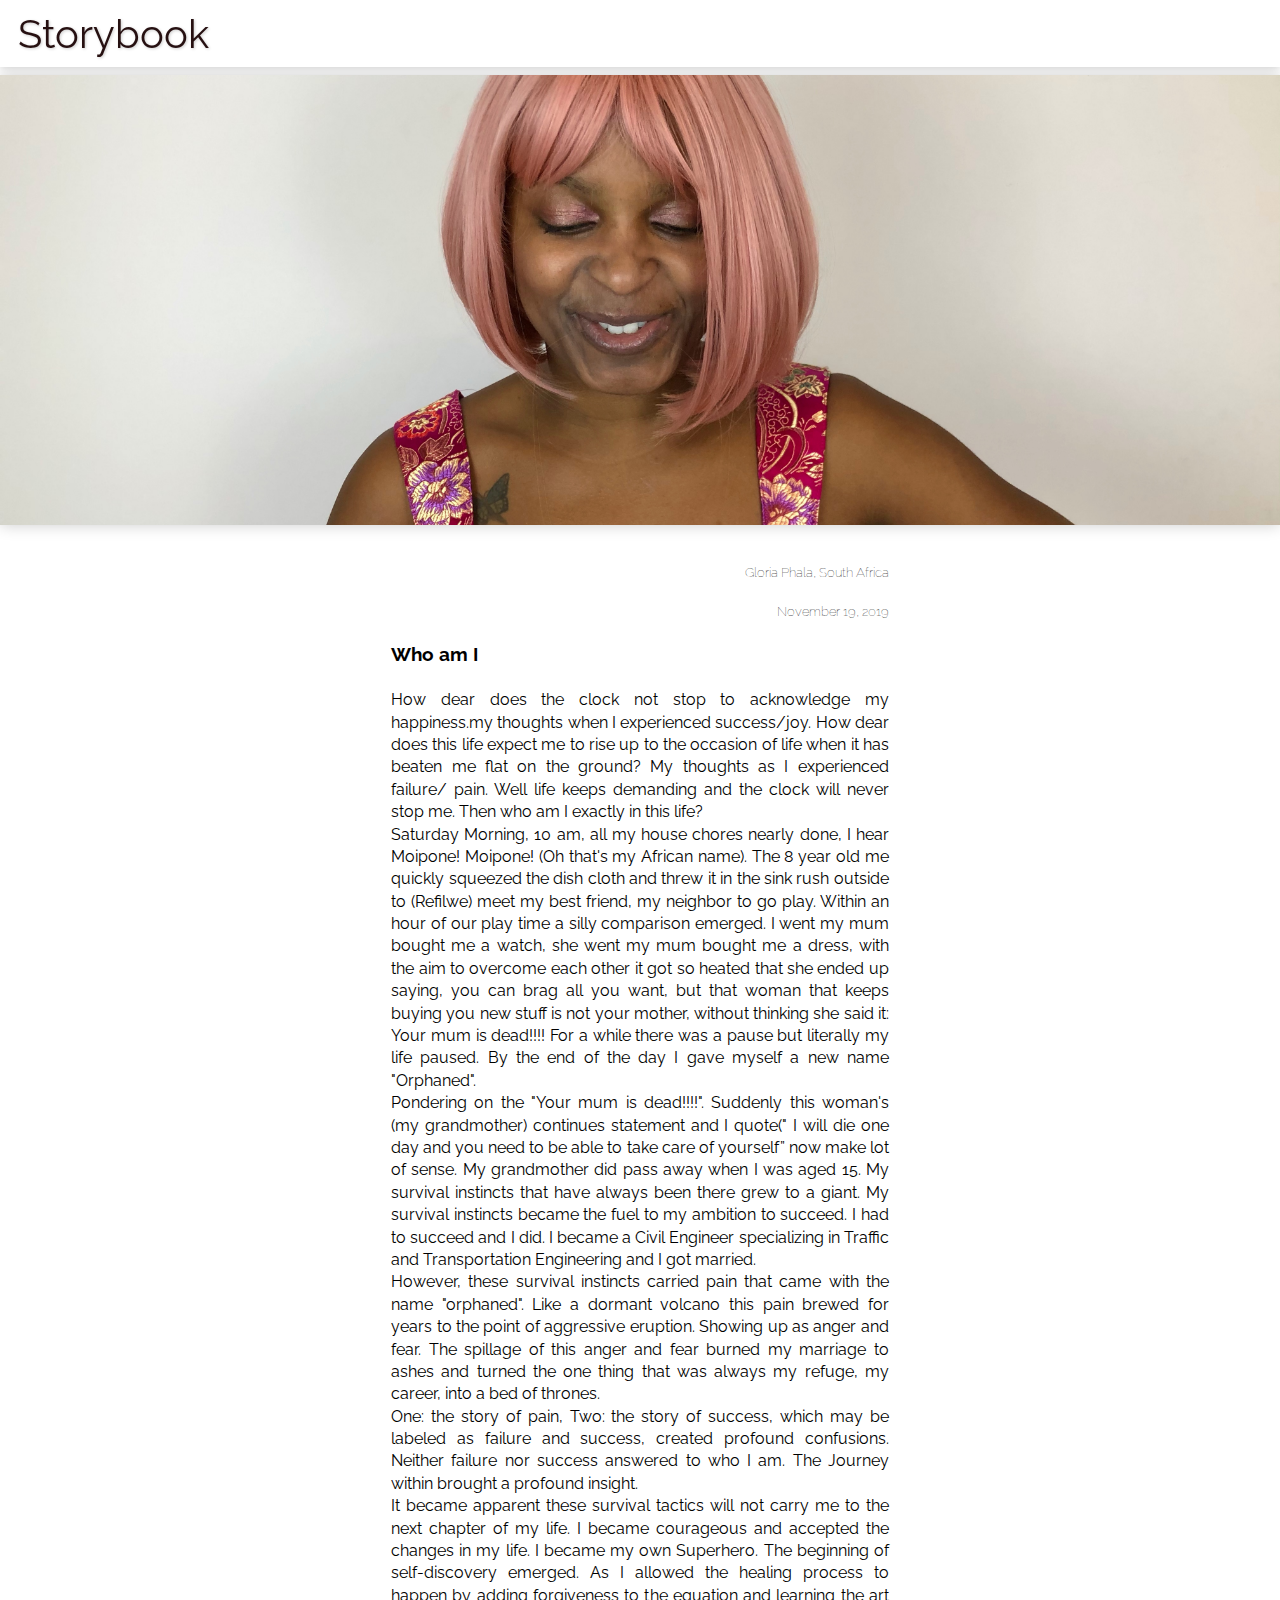
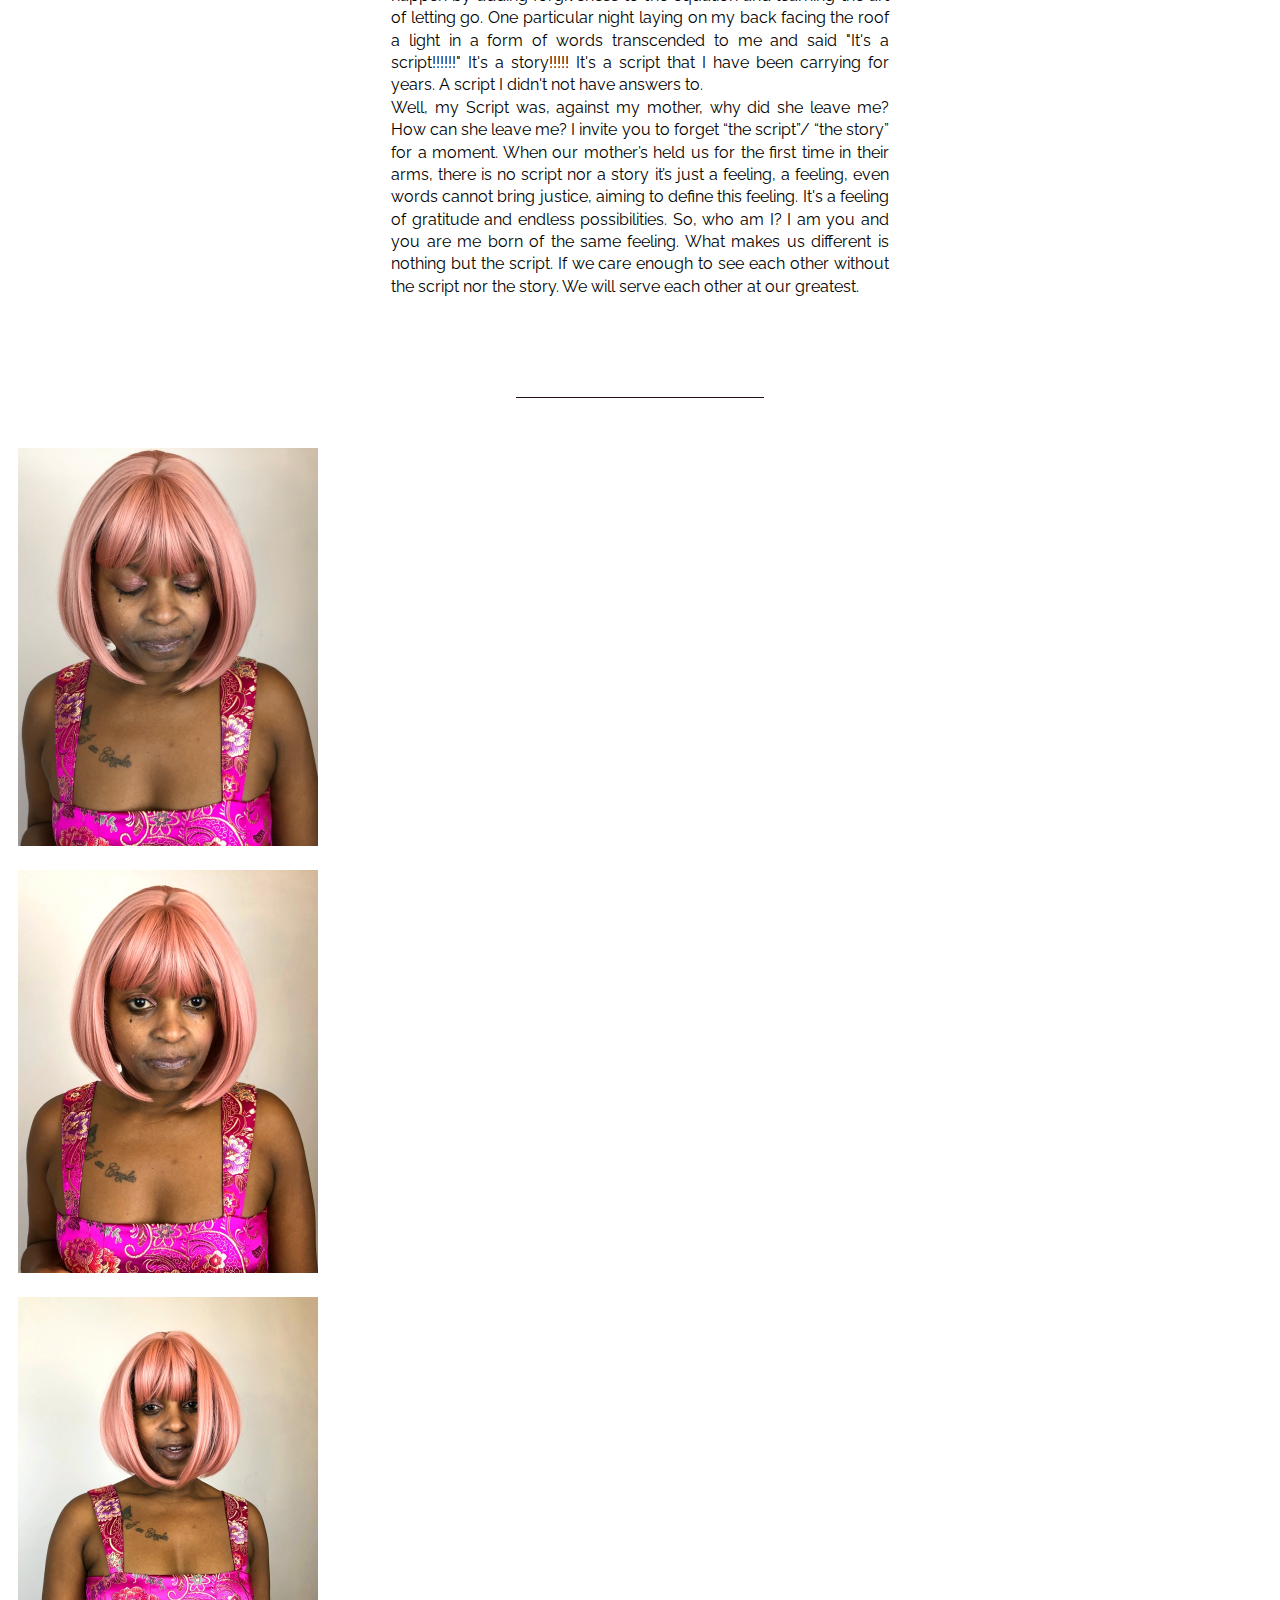
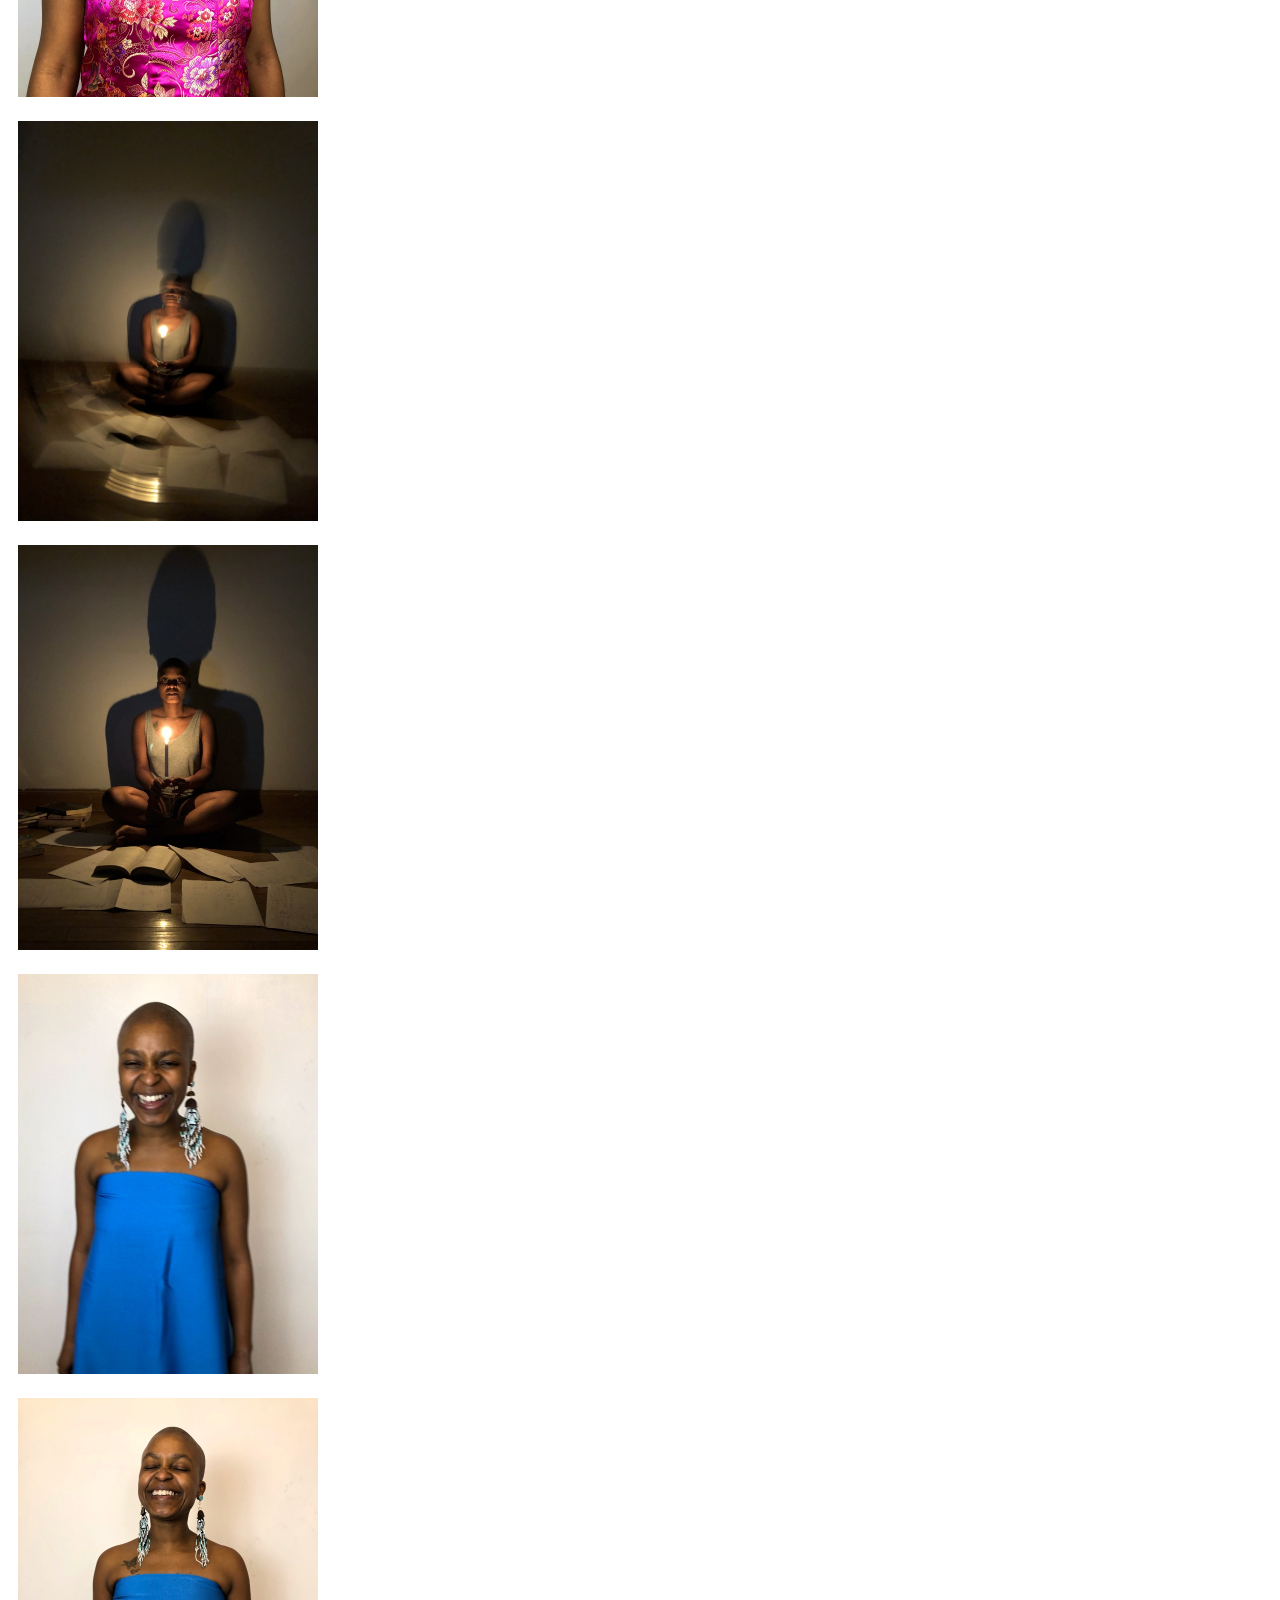
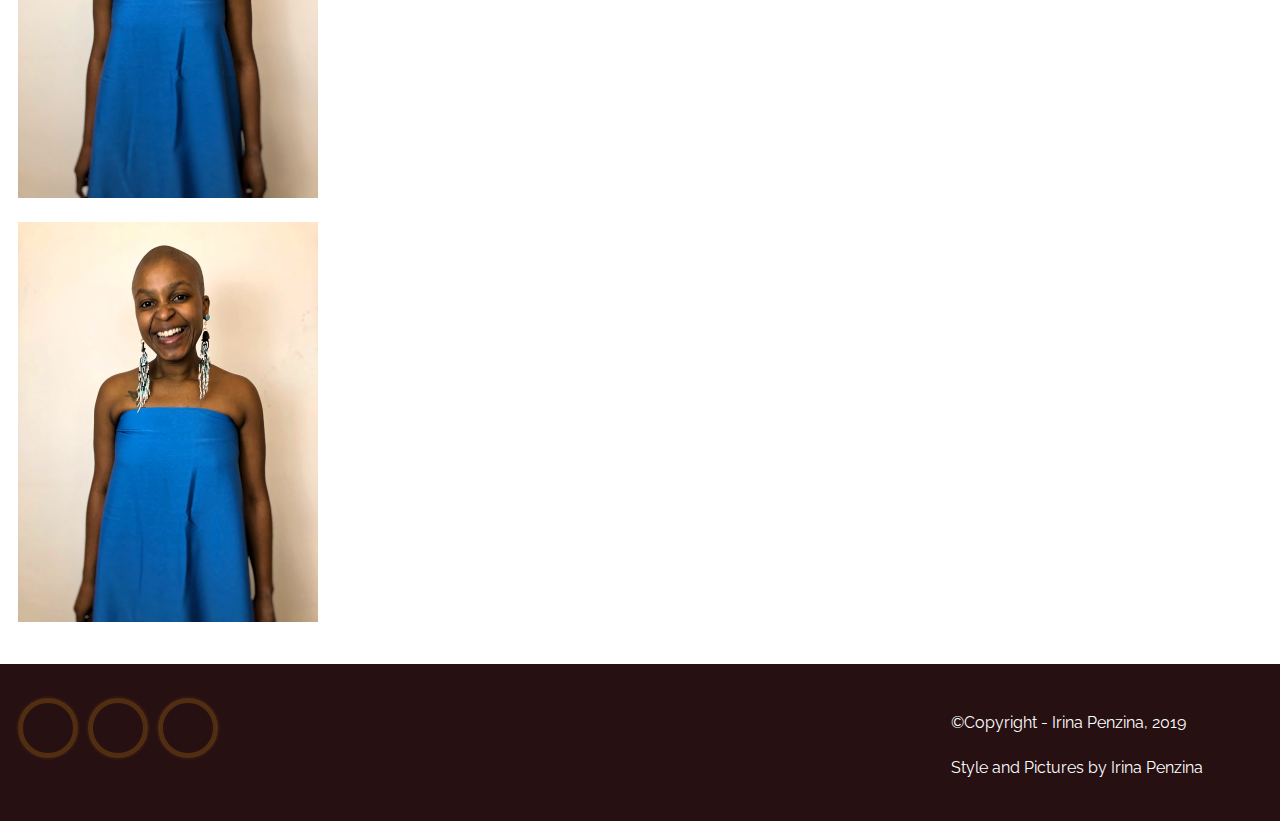
<file: gloria.html>
<!DOCTYPE html>
<html>
  <head>
    <title>Storybook</title>
    <!-- google metatags -->
    <meta name="description" content="I have a story to tell what was told by my friend or a friend of a friend">
    <!-- facebook metatags -->

    <meta property="og:url" content="http://storybook.style/gloria.html">
    <meta property="og:type" content="article">
    <meta property="og:title" content="Gloria Phala">
    <meta property="og:description" content="For the longest time, triumph and success had cloaked the strongholds I was born and raised into! The emotions that glued the strongholds (anger, insecurities, frustrations, comparisons and the why me questions) remained dormant for years, but little did I know that they were brewing from moment to moment.">
    <meta property="og:image" content="gloria/tears_cut.jpg">
    <meta property="fb:app_id" content="511634172766587">

     <!-- picture on the tab -->
    <link rel="apple-touch-icon" sizes="180x180" href="favicon/apple-touch-icon.png">
    <link rel="icon" type="image/png" sizes="32x32" href="favicon/favicon-32x32.png">
    <link rel="icon" type="image/png" sizes="16x16" href="favicon/favicon-16x16.png">
    <link rel="manifest" href="favicon/site.webmanifest">
    <link rel="mask-icon" href="favicon/safari-pinned-tab.svg" color="#5bbad5">
    <meta name="msapplication-TileColor" content="#da532c">
    <meta name="theme-color" content="#ffffff">
    <!-- to avoid weired symbols -->
    <meta charset="utf-8">
    <!-- responsive -->
    <meta name="viewport" content="width=device-width,initial-scale=1,maximum-scale=1,user-scalable=no">
    <meta http-equiv="X-UA-Compatible" content="IE=edge,chrome=1">
    <meta name="HandheldFriendly" content="true">
    <!-- icons -->
    <link rel="stylesheet" href="https://use.fontawesome.com/releases/v5.7.2/css/all.css" integrity="sha384-fnmOCqbTlWIlj8LyTjo7mOUStjsKC4pOpQbqyi7RrhN7udi9RwhKkMHpvLbHG9Sr" crossorigin="anonymous">
    <!-- css -->
    <!-- <link rel="stylesheet" href="style.css"> -->
    <link rel="stylesheet" href="style.css">
    <link rel="stylesheet" href="cards.css">
    <link rel="stylesheet" href="story.css">
    <link rel="stylesheet" href="share.css">

    <!-- bootstrap -->
    <link href="https://cdn.jsdelivr.net/npm/bootstrap@5.0.0-beta1/dist/css/bootstrap.min.css" rel="stylesheet" integrity="sha384-giJF6kkoqNQ00vy+HMDP7azOuL0xtbfIcaT9wjKHr8RbDVddVHyTfAAsrekwKmP1" crossorigin="anonymous">

    <link rel="stylesheet" href="zoom-D.css"/>


    <!-- google font -->
    <link href="https://fonts.googleapis.com/css?family=Raleway:300,400,700&display=swap&subset=latin-ext" rel="stylesheet">
    <!-- javascript -->
    <script type="text/javascript" src="https://cdnjs.cloudflare.com/ajax/libs/jquery/2.1.3/jquery.min.js"></script>

    <script src="zoom-D.js"></script>

      <!-- Load Facebook SDK for JavaScript -->
  <div id="fb-root"></div>
  <script>(function(d, s, id) {
    var js, fjs = d.getElementsByTagName(s)[0];
    if (d.getElementById(id)) return;
    js = d.createElement(s); js.id = id;
    js.src = "https://connect.facebook.net/en_US/sdk.js#xfbml=1&version=v3.0";
    fjs.parentNode.insertBefore(js, fjs);
  }(document, 'script', 'facebook-jssdk'));</script>

    <!-- Global site tag (gtag.js) - Google Analytics -->
    <script async src="https://www.googletagmanager.com/gtag/js?id=G-9Z8WRRQJE6"></script>
    <script>
      window.dataLayer = window.dataLayer || [];
      function gtag(){dataLayer.push(arguments);}
      gtag('js', new Date());

      gtag('config', 'G-9Z8WRRQJE6');
    </script>


  </head>
  <body>
    <div class="site-wrapper">
      <header class="header-story"><a href="index.html" class="header">Storybook</a></header>
      <div class="top-story" style="background-image: url('gloria/maybe.jpg')"></div>
      <main>
        <div class="story">
          <h5>Gloria Phala, South Africa</h5>
          <h5>November 19, 2019</h5>
          <h3>Who am I</h3>
          <!-- <br> -->
          <p>
            How dear does the clock not stop to acknowledge my happiness.my thoughts when I experienced success/joy. How dear does this life expect me to rise up to the occasion of life when it has beaten me flat on the ground? My thoughts as I experienced failure/ pain. Well life keeps demanding and the clock will never stop me. Then who am I exactly in this life? <br>
            Saturday Morning, 10 am, all my house chores nearly done, I hear Moipone! Moipone! (Oh that's my African name). The 8 year old me quickly squeezed the dish cloth and threw it in the sink rush outside to (Refilwe) meet my best friend, my neighbor to go play. Within an hour of our play time a silly comparison emerged. I went my mum bought me a watch, she went my mum bought me a dress, with the aim to overcome each other it got so heated that she ended up saying, you can brag all you want, but that woman that keeps buying you new stuff is not your mother, without thinking she said it: Your mum is dead!!!! For a while there was a pause but literally my life paused. By the end of the day I gave myself a new name "Orphaned".<br>
            Pondering on the "Your mum is dead!!!!". Suddenly this woman's (my grandmother) continues statement and I quote(" I will die one day and you need to be able to take care of yourself” now make lot of sense. My grandmother did pass away when I was aged 15. My survival instincts that have always been there grew to a giant. My survival instincts became the fuel to my ambition to succeed. I had to succeed and I did. I became a Civil Engineer specializing in Traffic and Transportation Engineering and I got married.<br>
            However, these survival instincts carried pain that came with the name "orphaned". Like a dormant volcano this pain brewed for years to the point of aggressive eruption. Showing up as anger and fear. The spillage of this anger and fear burned my marriage to ashes and turned the one thing that was always my refuge, my career, into a bed of thrones.<br>
            One: the story of pain, Two: the story of success, which may be labeled as failure and success, created profound confusions. Neither failure nor success answered to who I am. The Journey within brought a profound insight.<br>
            It became apparent these survival tactics will not carry me to the next chapter of my life. I became courageous and accepted the changes in my life. I became my own Superhero. The beginning of self-discovery emerged. As I allowed the healing process to happen by adding forgiveness to the equation and learning the art of letting go. One particular night laying on my back facing the roof a light in a form of words transcended to me and said "It's a script!!!!!!" It's a story!!!!! It's a script that I have been carrying for years. A script I didn't not have answers to.<br>
            Well, my Script was, against my mother, why did she leave me? How can she leave me? I invite you to forget “the script”/ “the story” for a moment. When our mother’s held us for the first time in their arms, there is no script nor a story it’s just a feeling, a feeling, even words cannot bring justice, aiming to define this feeling. It's a feeling of gratitude and endless possibilities. So, who am I? I am you and you are me born of the same feeling. What makes us different is nothing but the script. If we care enough to see each other without the script nor the story. We will serve each other at our greatest.<br>
          </p>
          <div class="wrap">
            <div class="share-container">
              <a id="social-share" href="http://www.facebook.com/sharer.php?u=https://storybook.style/gloria.html" target="_blank">
                <i class="fab fa-facebook share"></i>
              </a>
              <a id="social-share" href="https://twitter.com/share?url=https://storybook.style/gloria.html&amp;text=People would ask me “For the longest time, triumph and success had cloaked the strongholds I was born and raised into! The emotions that glued the strongholds (anger, insecurities, frustrations, comparisons and the why me questions) remained dormant for years, but little did I know that they were brewing from moment to moment.&amp;hashtags=storybook" target="_blank">
                <i class="fab fa-twitter share"></i>
              </a>
            </div>
          </div>
        </div>
        <!-- [LIGHTBOX CONTAINER] -->
        <div id="lb-back">
          <div id="lb-img">
            <img src="gloria/tears_cut.jpg">
            <img src="gloria/tears-open.jpg">
            <img src="gloria/sad_dark.jpg">
            <img src="gloria/nofocus.jpg">
            <img src="gloria/candle_cut.jpg">
            <img src="gloria/blur-smile.jpg">
            <img src="gloria/eyes-closed.jpg">
            <img src="gloria/smile-eyes-nicer.jpg">
          </div>
        </div>

        <div class="row">
          <div class="col" id="under"><img src="gloria/tears_cut.jpg" alt="" class="zoomD"></div>
          <div class="col" id="under"><img src="gloria/tears-open.jpg" alt="" class="zoomD"></div>
          <div class="col" id="under"><img src="gloria/sad_dark.jpg" alt="" class="zoomD"></div>
          <div class="col" id="under"><img src="gloria/nofocus.jpg" alt="" class="zoomD"></div>
        </div>
         <div class="row">
          <div class="col" id="under"><img src="gloria/candle_cut.jpg" alt="" class="zoomD"></div>
          <div class="col" id="under"><img src="gloria/blur-smile.jpg" alt="" class="zoomD"></div>
          <div class="col" id="under"><img src="gloria/eyes-closed.jpg" alt="" class="zoomD"></div>
          <div class="col" id="under"><img src="gloria/smile-eyes-nicer.jpg" alt="" class="zoomD"></div>
        </div>
      </main>
    <footer>
      <div class="basr-social-share social">
        <ul class="">
          <li><a class="facebook" href="https://www.facebook.com/penzina.irina"><i class="fab fa-facebook"></i><span>Facebook</span></a></li>
          <li><a class="instagram" href="https://www.instagram.com/iri_/"><i class="fab fa-instagram"></i><span>Instagram</span></a></li>
          <li><a class="linkedin" href="https://www.linkedin.com/in/irina-penzina/"><i class="fab fa-linkedin"></i><span>Linkedin</span></a></li>
        </ul>
      </div>
      <p class="credit">&#169;Copyright - Irina Penzina, 2019<br><br>
    Style and Pictures by Irina Penzina</p>
    </footer>
    </div>
  </body>
</html>
</file>
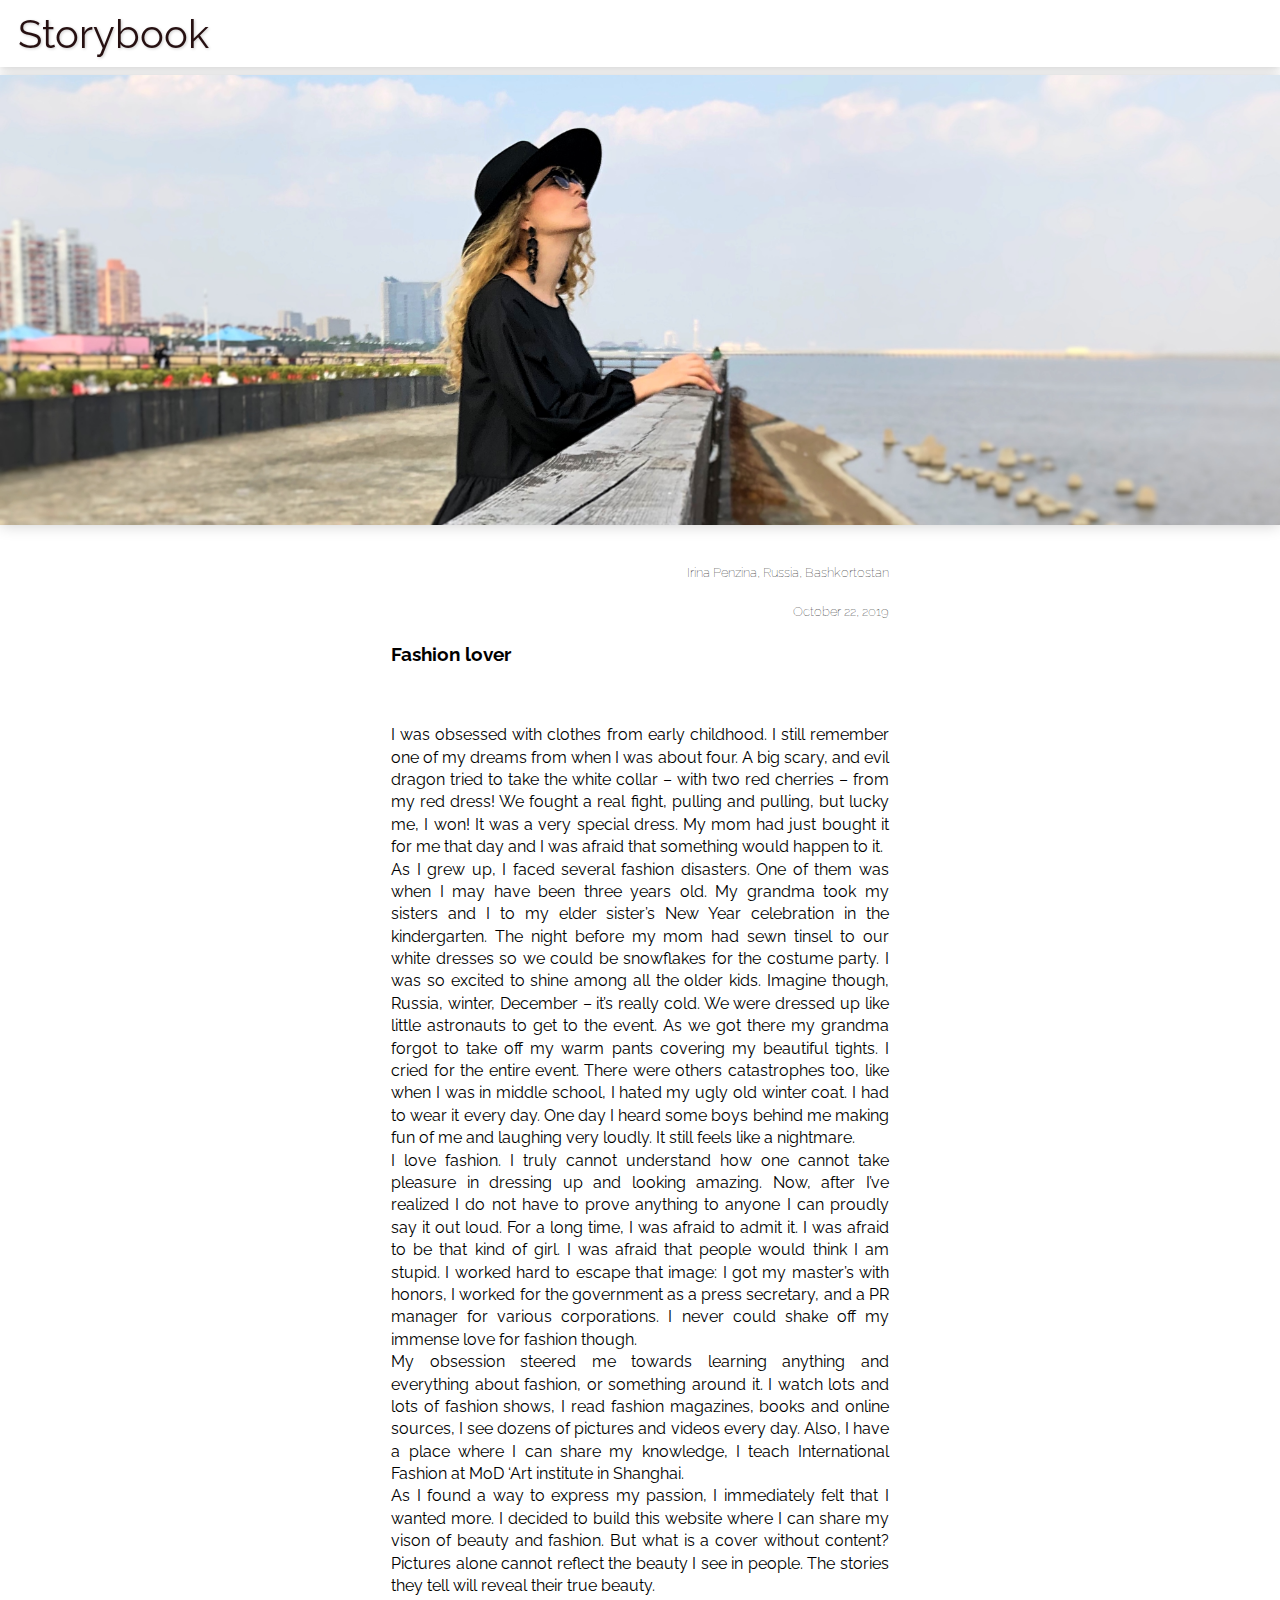
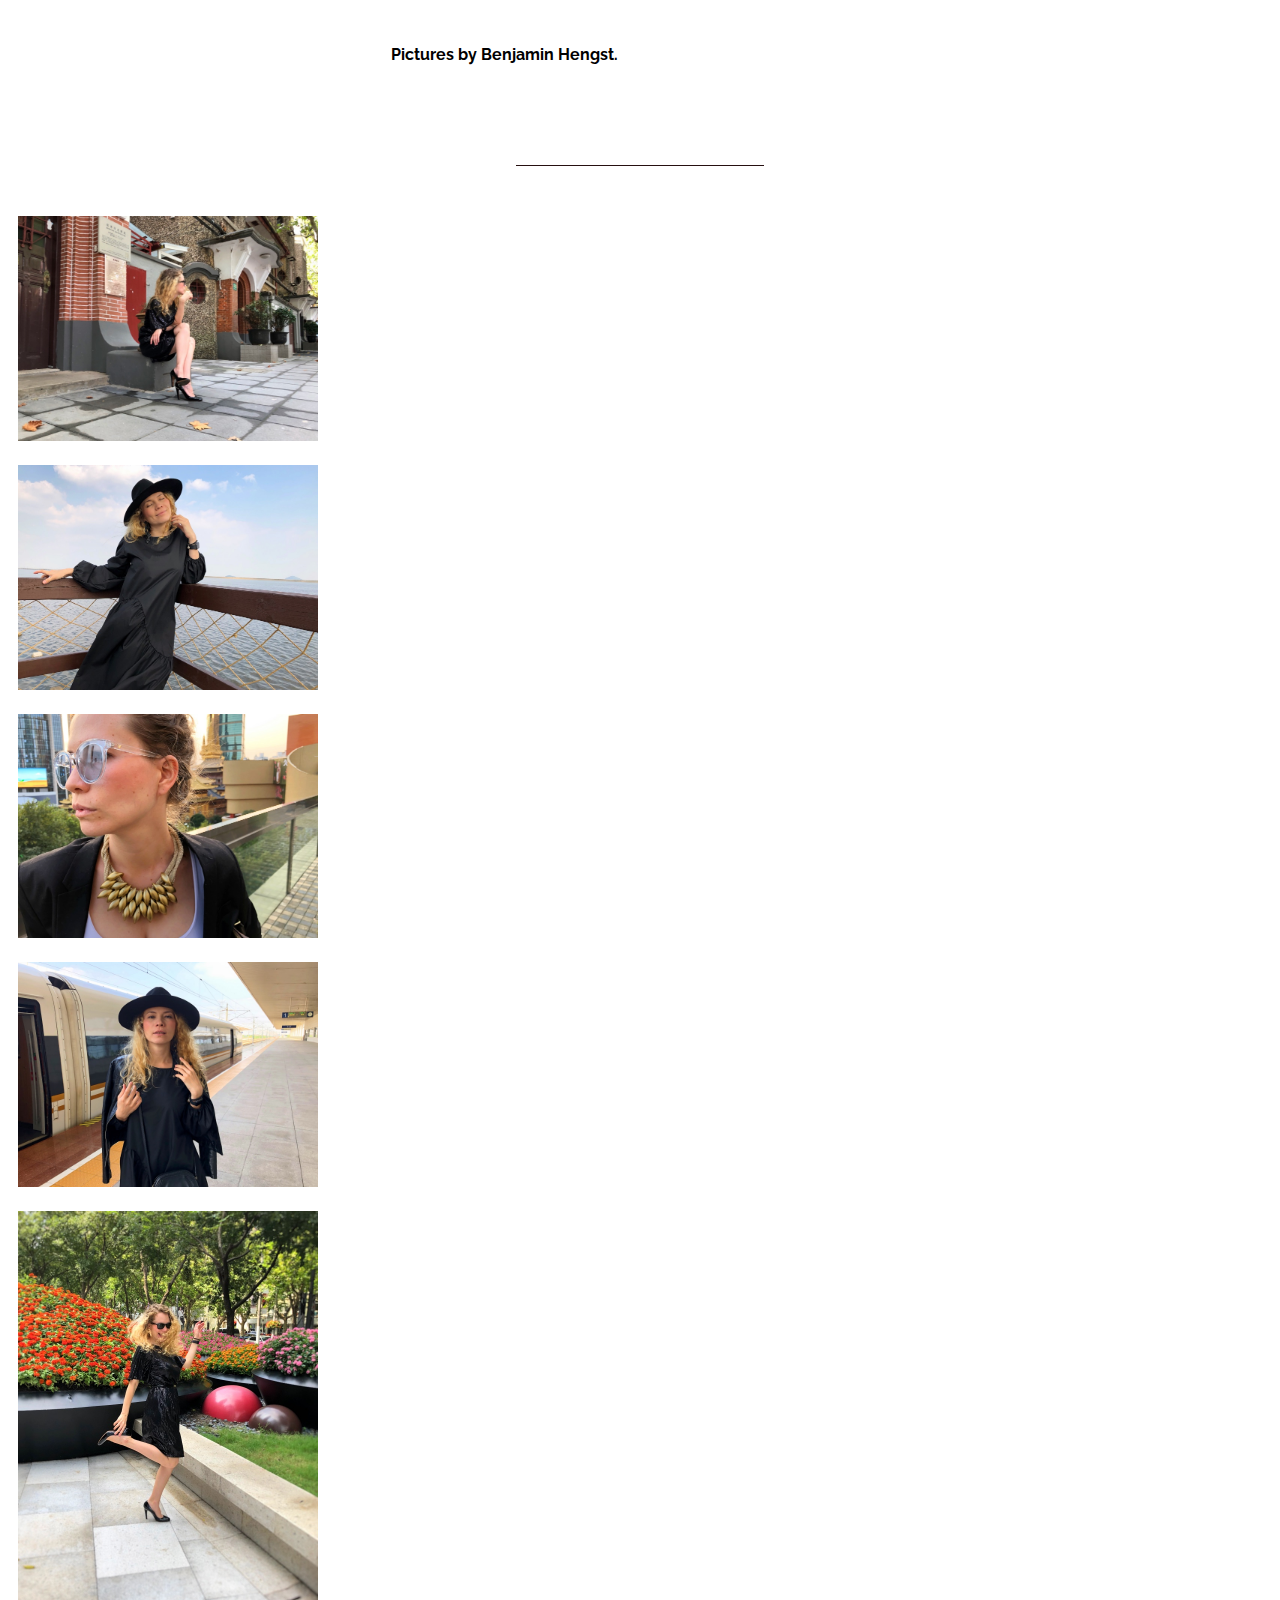
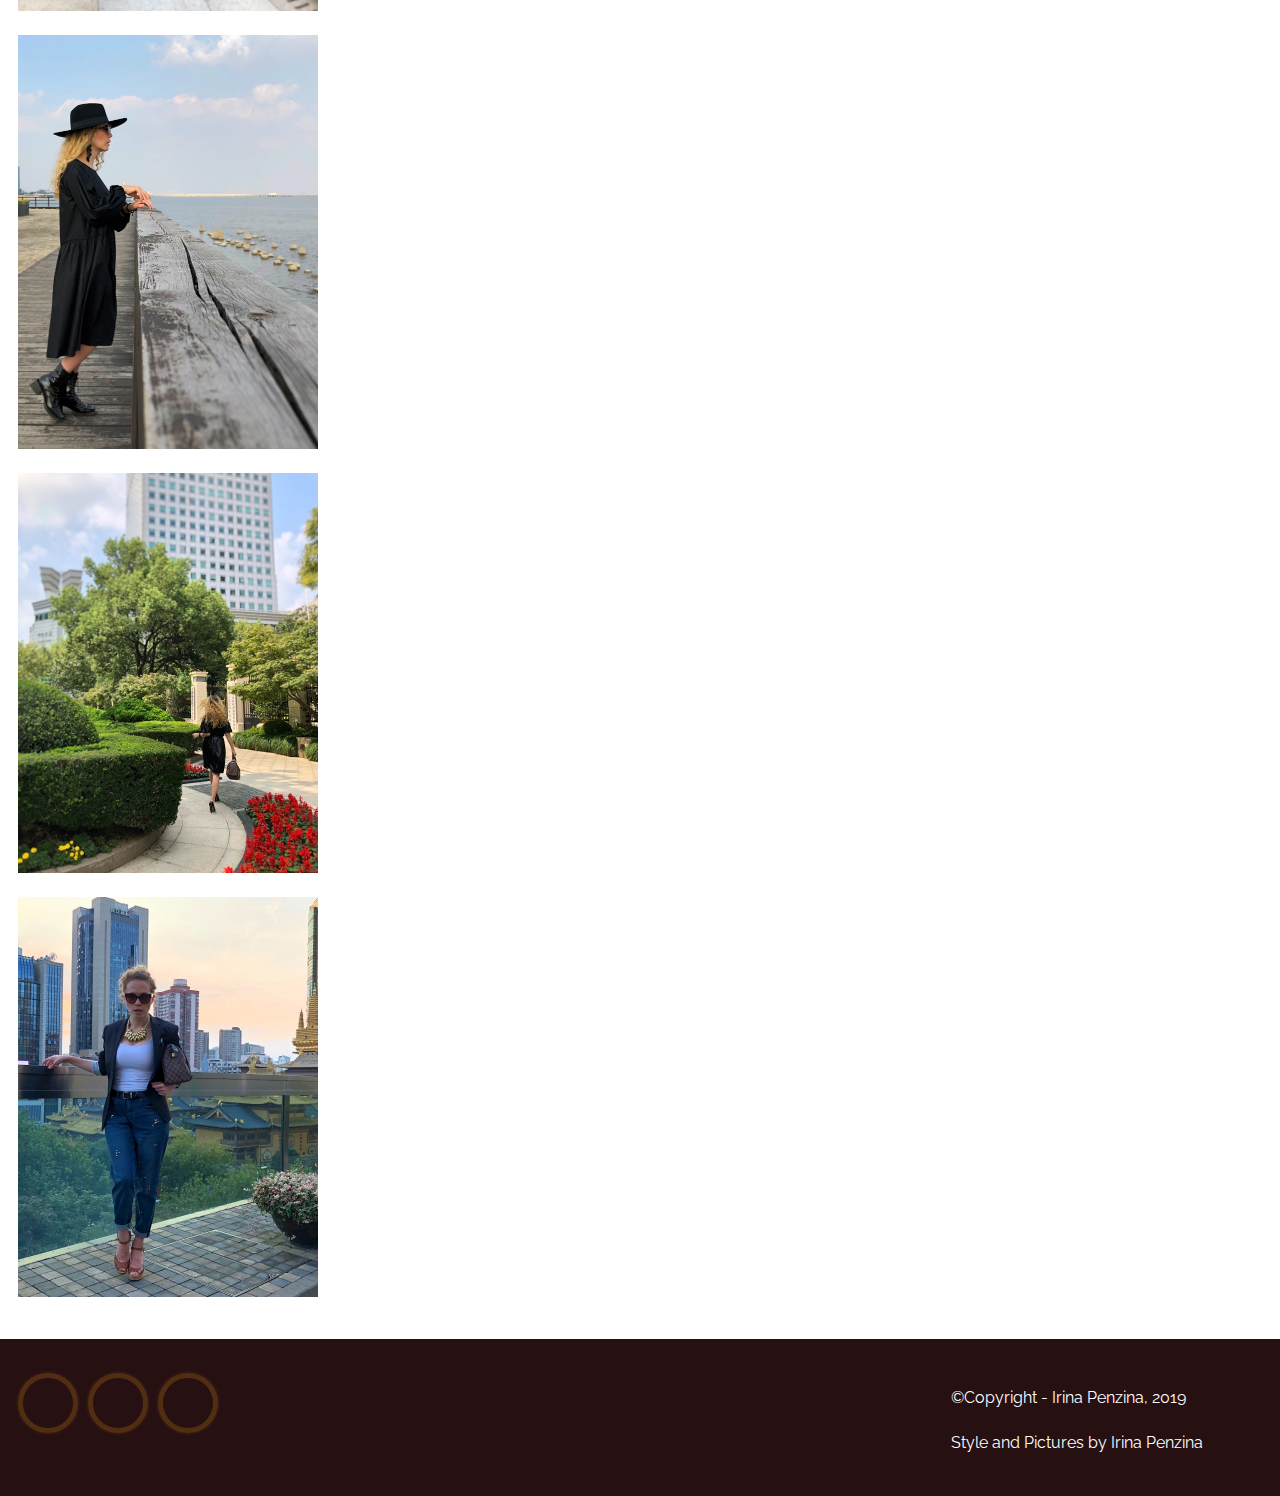
<file: irina.html>
<!DOCTYPE html>
<html>
  <head>
    <title>Storybook</title>
    <!-- google metatags -->
    <meta name="description" content="I have a story to tell">
    <!-- facebook metatags -->

    <meta property="og:url" content="http://storybook.style/irina.html">
    <meta property="og:type" content="article">
    <meta property="og:title" content="Irina Penzina">
    <meta property="og:description" content="I was obsessed with clothes from early childhood. I still remember one of my dreams from when I was about four. A big scary, and evil dragon tried to take the white collar – with two red cherries – from my red dress!">
    <meta property="og:image" content="irina/train.jpg">
    <meta property="fb:app_id" content="511634172766587">

     <!-- picture on the tab -->
    <link rel="apple-touch-icon" sizes="180x180" href="favicon/apple-touch-icon.png">
    <link rel="icon" type="image/png" sizes="32x32" href="favicon/favicon-32x32.png">
    <link rel="icon" type="image/png" sizes="16x16" href="favicon/favicon-16x16.png">
    <link rel="manifest" href="favicon/site.webmanifest">
    <link rel="mask-icon" href="favicon/safari-pinned-tab.svg" color="#5bbad5">
    <meta name="msapplication-TileColor" content="#da532c">
    <meta name="theme-color" content="#ffffff">
    <!-- to avoid weired symbols -->
    <meta charset="utf-8">
    <!-- responsive -->
    <meta name="viewport" content="width=device-width,initial-scale=1,maximum-scale=1,user-scalable=no">
    <meta http-equiv="X-UA-Compatible" content="IE=edge,chrome=1">
    <meta name="HandheldFriendly" content="true">
    <!-- icons -->
    <link rel="stylesheet" href="https://use.fontawesome.com/releases/v5.7.2/css/all.css" integrity="sha384-fnmOCqbTlWIlj8LyTjo7mOUStjsKC4pOpQbqyi7RrhN7udi9RwhKkMHpvLbHG9Sr" crossorigin="anonymous">
    <!-- css -->
    <!-- <link rel="stylesheet" href="style.css"> -->
    <link rel="stylesheet" href="style.css">
    <link rel="stylesheet" href="cards.css">
    <link rel="stylesheet" href="story.css">
    <link rel="stylesheet" href="share.css">
    <!-- bootstrap -->
    <link href="https://cdn.jsdelivr.net/npm/bootstrap@5.0.0-beta1/dist/css/bootstrap.min.css" rel="stylesheet" integrity="sha384-giJF6kkoqNQ00vy+HMDP7azOuL0xtbfIcaT9wjKHr8RbDVddVHyTfAAsrekwKmP1" crossorigin="anonymous">

    <link rel="stylesheet" href="zoom-D.css"/>


    <!-- google font -->
    <link href="https://fonts.googleapis.com/css?family=Raleway:300,400,700&display=swap&subset=latin-ext" rel="stylesheet">
    <!-- javascript -->
    <script type="text/javascript" src="https://cdnjs.cloudflare.com/ajax/libs/jquery/2.1.3/jquery.min.js"></script>

    <script src="zoom-D.js"></script>
         <!-- Load Facebook SDK for JavaScript -->
  <div id="fb-root"></div>
  <script>(function(d, s, id) {
    var js, fjs = d.getElementsByTagName(s)[0];
    if (d.getElementById(id)) return;
    js = d.createElement(s); js.id = id;
    js.src = "https://connect.facebook.net/en_US/sdk.js#xfbml=1&version=v3.0";
    fjs.parentNode.insertBefore(js, fjs);
  }(document, 'script', 'facebook-jssdk'));</script>

    <!-- Global site tag (gtag.js) - Google Analytics -->
    <script async src="https://www.googletagmanager.com/gtag/js?id=G-9Z8WRRQJE6"></script>
    <script>
      window.dataLayer = window.dataLayer || [];
      function gtag(){dataLayer.push(arguments);}
      gtag('js', new Date());

      gtag('config', 'G-9Z8WRRQJE6');
    </script>

  </head>
  <body>
    <div class="site-wrapper">
      <header class="header-story"><a href="index.html" class="header">Storybook</a></header>
      <div class="top-story" style="background-image: url('Irina/horizont_up.jpg')"></div>
      <main>
        <div class="story">
        <h5>Irina Penzina, Russia, Bashkortostan</h5>
        <h5>October 22, 2019</h5>
        <h3>Fashion lover</h3>
        <br>
        <p>
          I was obsessed with clothes from early childhood. I still remember one of my dreams from when I was about four. A big scary, and evil dragon tried to take the white collar – with two red cherries – from my red dress! We fought a real fight, pulling and pulling, but lucky me, I won! It was a very special dress. My mom had just bought it for me that day and I was afraid that something would happen to it.<br>
          As I grew up, I faced several fashion disasters. One of them was when I may have been three years old. My grandma took my sisters and I to my elder sister’s New Year celebration in the kindergarten. The night before my mom had sewn tinsel to our white dresses so we could be snowflakes for the costume party. I was so excited to shine among all the older kids. Imagine though, Russia, winter, December – it’s really cold. We were dressed up like little astronauts to get to the event. As we got there my grandma forgot to take off my warm pants covering my beautiful tights. I cried for the entire event. There were others catastrophes too, like when I was in middle school, I hated my ugly old winter coat.  I had to wear it every day. One day I heard some boys behind me making fun of me and laughing very loudly. It still feels like a nightmare.<br>
          I love fashion. I truly cannot understand how one cannot take pleasure in dressing up and looking amazing. Now, after I’ve realized I do not have to prove anything to anyone I can proudly say it out loud. For a long time, I was afraid to admit it. I was afraid to be that kind of girl. I was afraid that people would think I am stupid. I worked hard to escape that image: I got my master’s with honors, I worked for the government as a press secretary, and a PR manager for various corporations. I never could shake off my immense love for fashion though.<br>
          My obsession steered me towards learning anything and everything about fashion, or something around it. I watch lots and lots of fashion shows, I read fashion magazines, books and online sources, I see dozens of pictures and videos every day. Also, I have a place where I can share my knowledge, I teach International Fashion at MoD ‘Art institute in Shanghai.<br>
          As I found a way to express my passion, I immediately felt that I wanted more. I decided to build this website where I can share my vison of beauty and fashion. But what is a cover without content? Pictures alone cannot reflect the beauty I see in people. The stories they tell will reveal their true beauty. <br>
          <br>
          <p style="font-weight: bold">Pictures by Benjamin Hengst.<p>
        </p>
          <div class="wrap">
            <div class="share-container">
              <a id="social-share" href="http://www.facebook.com/sharer.php?u=https://storybook.style/irina.html" target="_blank">
                <i class="fab fa-facebook share"></i>
              </a>
              <a id="social-share" href="https://twitter.com/share?url=https://storybook.style/irina.html&amp;text=I was obsessed with clothes from early childhood. I still remember one of my dreams from when I was about four. A big scary, and evil dragon tried to take the white collar – with two red cherries – from my red dress!&amp;hashtags=storybook" target="_blank">
                <i class="fab fa-twitter share"></i>
              </a>
            </div>
          </div>
        </div>
        <!-- [LIGHTBOX CONTAINER] -->
        <div id="lb-back">
          <div id="lb-img">
            <img src="Irina/sitting.jpg">
            <img src="Irina/closed_eyes.jpg">
            <img src="Irina/close.jpg">
            <img src="Irina/train.jpg">
            <img src="Irina/jump.jpg">
            <img src="Irina/crop_sea.jpg">
            <img src="Irina/run.jpg">
            <img src="Irina/jingnan.jpg">
          </div>
        </div>

        <div class="row">
          <div class="col" id="under"><img src="Irina/sitting.jpg" alt="" class="zoomD"></div>
          <div class="col" id="under"><img src="Irina/closed_eyes.jpg" alt="" class="zoomD"></div>
          <div class="col" id="under"><img src="Irina/close.jpg" alt="" class="zoomD"></div>
          <div class="col" id="under"><img src="Irina/train.jpg" alt="" class="zoomD"></div>
        </div>
         <div class="row">
          <div class="col" id="under"><img src="Irina/jump.jpg" alt="" class="zoomD"></div>
          <div class="col" id="under"><img src="Irina/crop_sea.jpg" alt="" class="zoomD"></div>
          <div class="col" id="under"><img src="Irina/run.jpg" alt="" class="zoomD"></div>
          <div class="col" id="under"><img src="Irina/jingnan.jpg" alt="" class="zoomD"></div>
        </div>
      </main>
    <footer>
      <div class="basr-social-share social">
        <ul class="">
          <li><a class="facebook" href="https://www.facebook.com/penzina.irina"><i class="fab fa-facebook"></i><span>Facebook</span></a></li>
          <li><a class="instagram" href="https://www.instagram.com/iri_/"><i class="fab fa-instagram"></i><span>Instagram</span></a></li>
          <li><a class="linkedin" href="https://www.linkedin.com/in/irina-penzina/"><i class="fab fa-linkedin"></i><span>Linkedin</span></a></li>
        </ul>
      </div>
      <p class="credit">&#169;Copyright - Irina Penzina, 2019<br><br>
    Style and Pictures by Irina Penzina</p>
    </footer>
    </div>
  </body>
</html>
</file>
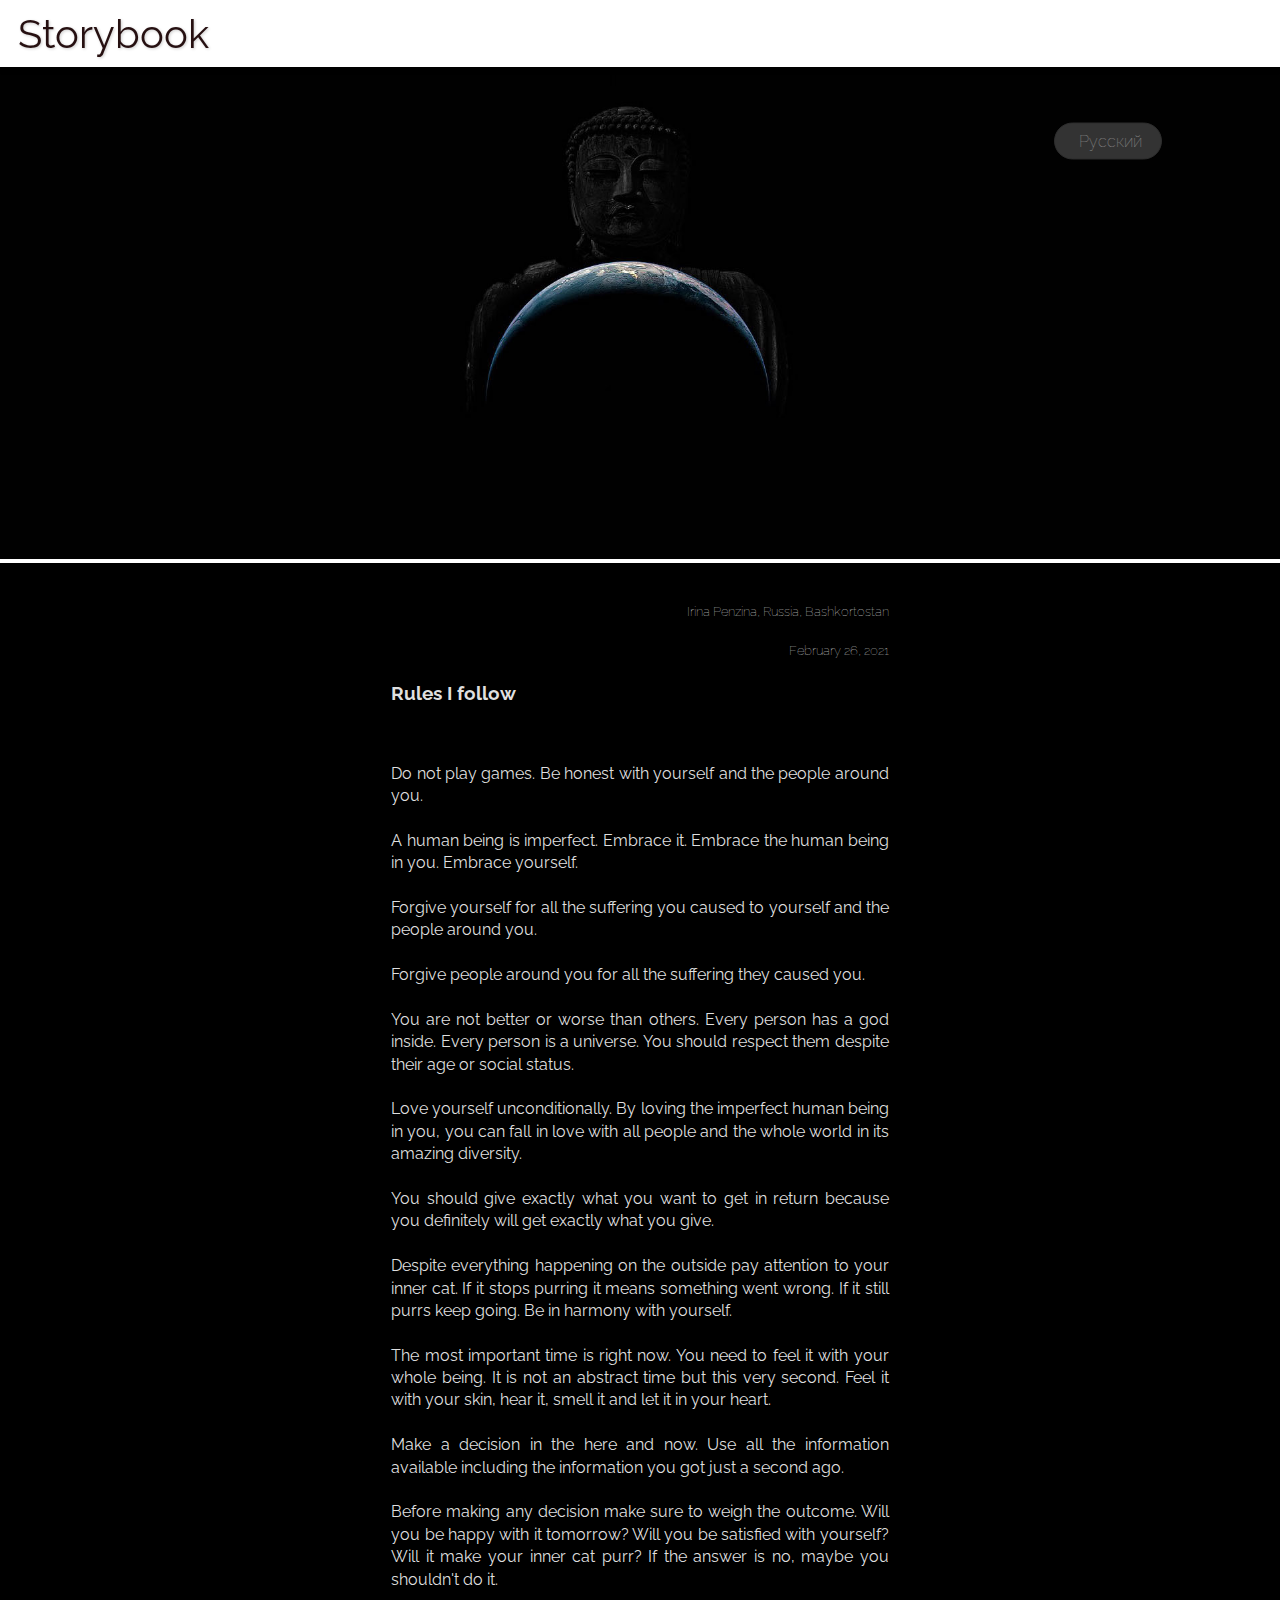
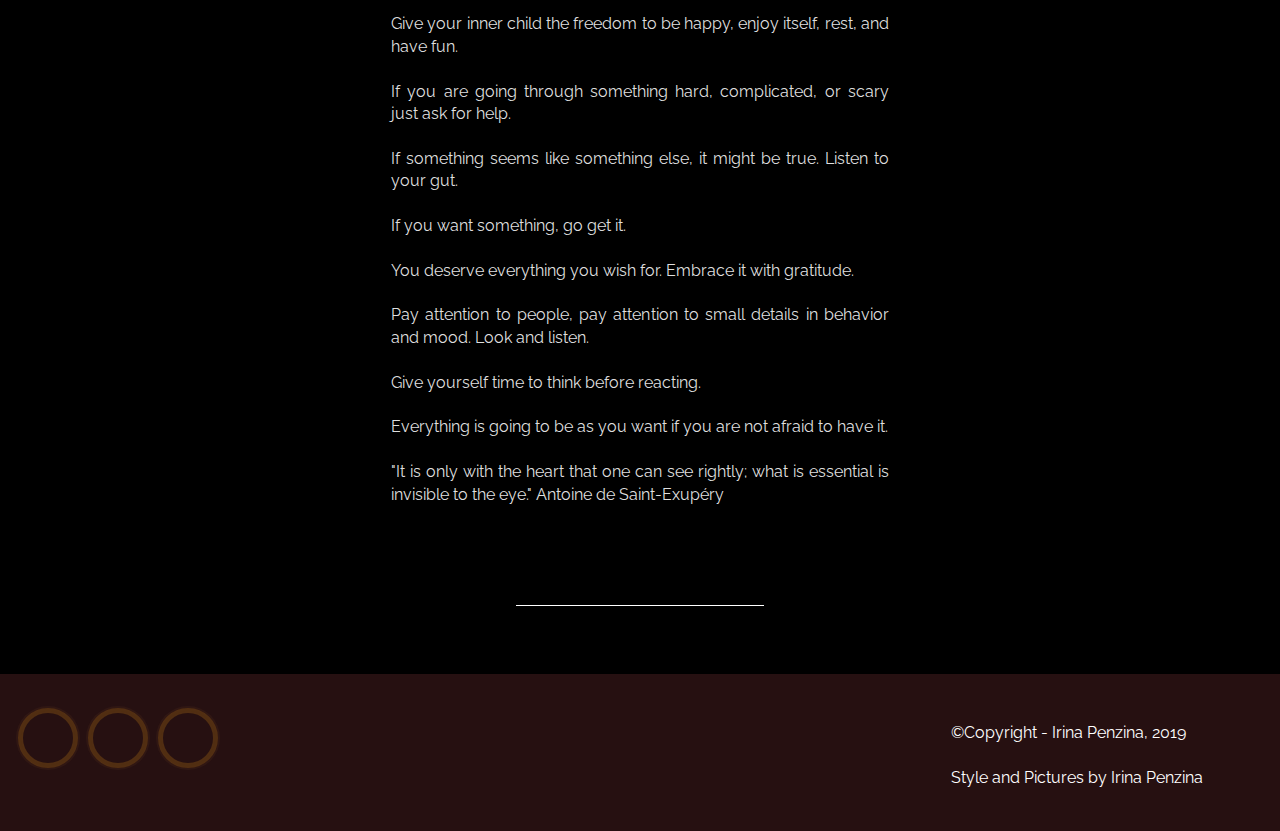
<file: rules.html>
<!DOCTYPE html>
<html>
  <head>
    <title>Storybook</title>
    <!-- google metatags -->
    <meta name="description" content="I have a story to tell what was told by my friend or a friend of a friend">
    <!-- facebook metatags -->

    <meta property="og:url" content="http://storybook.style/rules.html">
    <meta property="og:type" content="article">
    <meta property="og:title" content="Rules I follow">
    <meta property="og:description" content="Do not play games. Be honest with yourself and the people around you.

    A human being is imperfect. Embrace it. Embrace the human being in you. Embrace yourself.

    Forgive yourself for all the suffering you caused to yourself and the people around you.

    Forgive people around you for all the suffering they caused you.">
    <meta property="og:image" content="rules/black.jpg">
    <meta property="fb:app_id" content="511634172766587">

     <!-- picture on the tab -->
    <link rel="apple-touch-icon" sizes="180x180" href="favicon/apple-touch-icon.png">
    <link rel="icon" type="image/png" sizes="32x32" href="favicon/favicon-32x32.png">
    <link rel="icon" type="image/png" sizes="16x16" href="favicon/favicon-16x16.png">
    <link rel="manifest" href="favicon/site.webmanifest">
    <link rel="mask-icon" href="favicon/safari-pinned-tab.svg" color="#5bbad5">
    <meta name="msapplication-TileColor" content="#da532c">
    <meta name="theme-color" content="#ffffff">
    <!-- to avoid weired symbols -->
    <meta charset="utf-8">
    <!-- responsive -->
    <meta name="viewport" content="width=device-width,initial-scale=1,maximum-scale=1,user-scalable=no">
    <meta http-equiv="X-UA-Compatible" content="IE=edge,chrome=1">
    <meta name="HandheldFriendly" content="true">
    <!-- icons -->
    <link rel="stylesheet" href="https://use.fontawesome.com/releases/v5.7.2/css/all.css" integrity="sha384-fnmOCqbTlWIlj8LyTjo7mOUStjsKC4pOpQbqyi7RrhN7udi9RwhKkMHpvLbHG9Sr" crossorigin="anonymous">
    <!-- css -->
    <!-- <link rel="stylesheet" href="style.css"> -->
    <link rel="stylesheet" href="style.css">
    <link rel="stylesheet" href="cards.css">
    <link rel="stylesheet" href="story.css">
    <link rel="stylesheet" href="share.css">

    <!-- bootstrap -->
    <link href="https://cdn.jsdelivr.net/npm/bootstrap@5.0.0-beta1/dist/css/bootstrap.min.css" rel="stylesheet" integrity="sha384-giJF6kkoqNQ00vy+HMDP7azOuL0xtbfIcaT9wjKHr8RbDVddVHyTfAAsrekwKmP1" crossorigin="anonymous">

    <link rel="stylesheet" href="zoom-D.css"/>


    <!-- google font -->
    <link href="https://fonts.googleapis.com/css?family=Raleway:300,400,700&display=swap&subset=latin-ext" rel="stylesheet">
    <!-- javascript -->
    <script type="text/javascript" src="https://cdnjs.cloudflare.com/ajax/libs/jquery/2.1.3/jquery.min.js"></script>

    <script src="zoom-D.js"></script>

      <!-- Load Facebook SDK for JavaScript -->
  <div id="fb-root"></div>
  <script>(function(d, s, id) {
    var js, fjs = d.getElementsByTagName(s)[0];
    if (d.getElementById(id)) return;
    js = d.createElement(s); js.id = id;
    js.src = "https://connect.facebook.net/en_US/sdk.js#xfbml=1&version=v3.0";
    fjs.parentNode.insertBefore(js, fjs);
  }(document, 'script', 'facebook-jssdk'));</script>

    <!-- Global site tag (gtag.js) - Google Analytics -->
    <script async src="https://www.googletagmanager.com/gtag/js?id=G-9Z8WRRQJE6"></script>
    <script>
      window.dataLayer = window.dataLayer || [];
      function gtag(){dataLayer.push(arguments);}
      gtag('js', new Date());

      gtag('config', 'G-9Z8WRRQJE6');
    </script>


  </head>
  <body>
    <div class="site-wrapper">
      <header class="header-story"><a href="index.html" class="header">Storybook</a></header>
      <!-- <div class="top-story" style="background-image: url('rules/black.jpg')"></div> -->
      <div class="image-btn-box">
        <img class="buddha" src="rules/black.jpg" alt="Buddha behind the Earth">
        <a class="btn-ghost" href="rusrules.html">Русский</a>
      </div>
      <main style="background-color: black;">
        <!-- <div class="story"> -->
        <div class="story" style="color: #dfdfdf;"> 
          <h5>Irina Penzina, Russia, Bashkortostan</h5>
          <h5>February 26, 2021</h5>
          <h3>Rules I follow</h3>
          <br> 
          <p>
            Do not play games. Be honest with yourself and the people around you.
            <br>
            <br>
            A human being is imperfect. Embrace it. Embrace the human being in you. Embrace yourself.
            <br>
            <br>
            Forgive yourself for all the suffering you caused to yourself and the people around you.
            <br>
            <br>
            Forgive people around you for all the suffering they caused you.
            <br>
            <br>
            You are not better or worse than others. Every person has a god inside. Every person is a universe. You should respect them despite their age or social status.
            <br>
            <br>
            Love yourself unconditionally. By loving the imperfect human being in you, you can fall in love with all people and the whole world in its amazing diversity.
            <br>
            <br>
            You should give exactly what you want to get in return because you definitely will get exactly what you give.
            <br>
            <br>
            Despite everything happening on the outside pay attention to your inner cat. If it stops purring it means something went wrong. If it still purrs keep going. Be in harmony with yourself.
            <br>
            <br>
            The most important time is right now. You need to feel it with your whole being. It is not an abstract time but this very second. Feel it with your skin, hear it, smell it and let it in your heart.
            <br>
            <br>
            Make a decision in the here and now. Use all the information available including the information you got just a second ago.
            <br>
            <br>
            Before making any decision make sure to weigh the outcome. Will you be happy with it tomorrow? Will you be satisfied with yourself? Will it make your inner cat purr? If the answer is no, maybe you shouldn't do it.
            <br>
            <br>
            Give your inner child the freedom to be happy, enjoy itself, rest, and have fun. 
            <br>
            <br>
            If you are going through something hard, complicated, or scary just ask for help.
            <br>
            <br>
            If something seems like something else, it might be true. Listen to your gut.
            <br>
            <br>
            If you want something, go get it.
            <br>
            <br>
            You deserve everything you wish for. Embrace it with gratitude.
            <br>
            <br>
            Pay attention to people, pay attention to small details in behavior and mood. Look and listen.
            <br>
            <br>
            Give yourself time to think before reacting.
            <br>
            <br>
            Everything is going to be as you want if you are not afraid to have it. 
            <br>
            <br>
            "It is only with the heart that one can see rightly; what is essential is invisible to the eye." Antoine de Saint-Exupéry
          </p>
          <div class="wrap">
            <div class="share-container" style="border-bottom: 1px solid white;">
              <a id="social-share" style="color: white;" href="http://www.facebook.com/sharer.php?u=https://storybook.style/rules.html" target="_blank">
                <i class="fab fa-facebook share"></i>
              </a>
              <a id="social-share" style="color: white;" href="https://twitter.com/share?url=https://storybook.style/rules.html&amp;text=Do not play games. Be honest with yourself and the people around you. A human being is imperfect. Embrace it. Embrace the human being in you. Embrace yourself. Forgive yourself for all the suffering you caused to yourself and the people around you.&amp;hashtags=storybook" target="_blank">
                <i class="fab fa-twitter share"></i>
              </a>
            </div>
          </div>
        </div>
        
      </main>
    <footer>
      <div class="basr-social-share social">
        <ul class="">
          <li><a class="facebook" href="https://www.facebook.com/penzina.irina"><i class="fab fa-facebook"></i><span>Facebook</span></a></li>
          <li><a class="instagram" href="https://www.instagram.com/iri_/"><i class="fab fa-instagram"></i><span>Instagram</span></a></li>
          <li><a class="linkedin" href="https://www.linkedin.com/in/irina-penzina/"><i class="fab fa-linkedin"></i><span>Linkedin</span></a></li>
        </ul>
      </div>
      <p class="credit">&#169;Copyright - Irina Penzina, 2019<br><br>
    Style and Pictures by Irina Penzina</p>
    </footer>
    </div>
  </body>
</html>
</file>
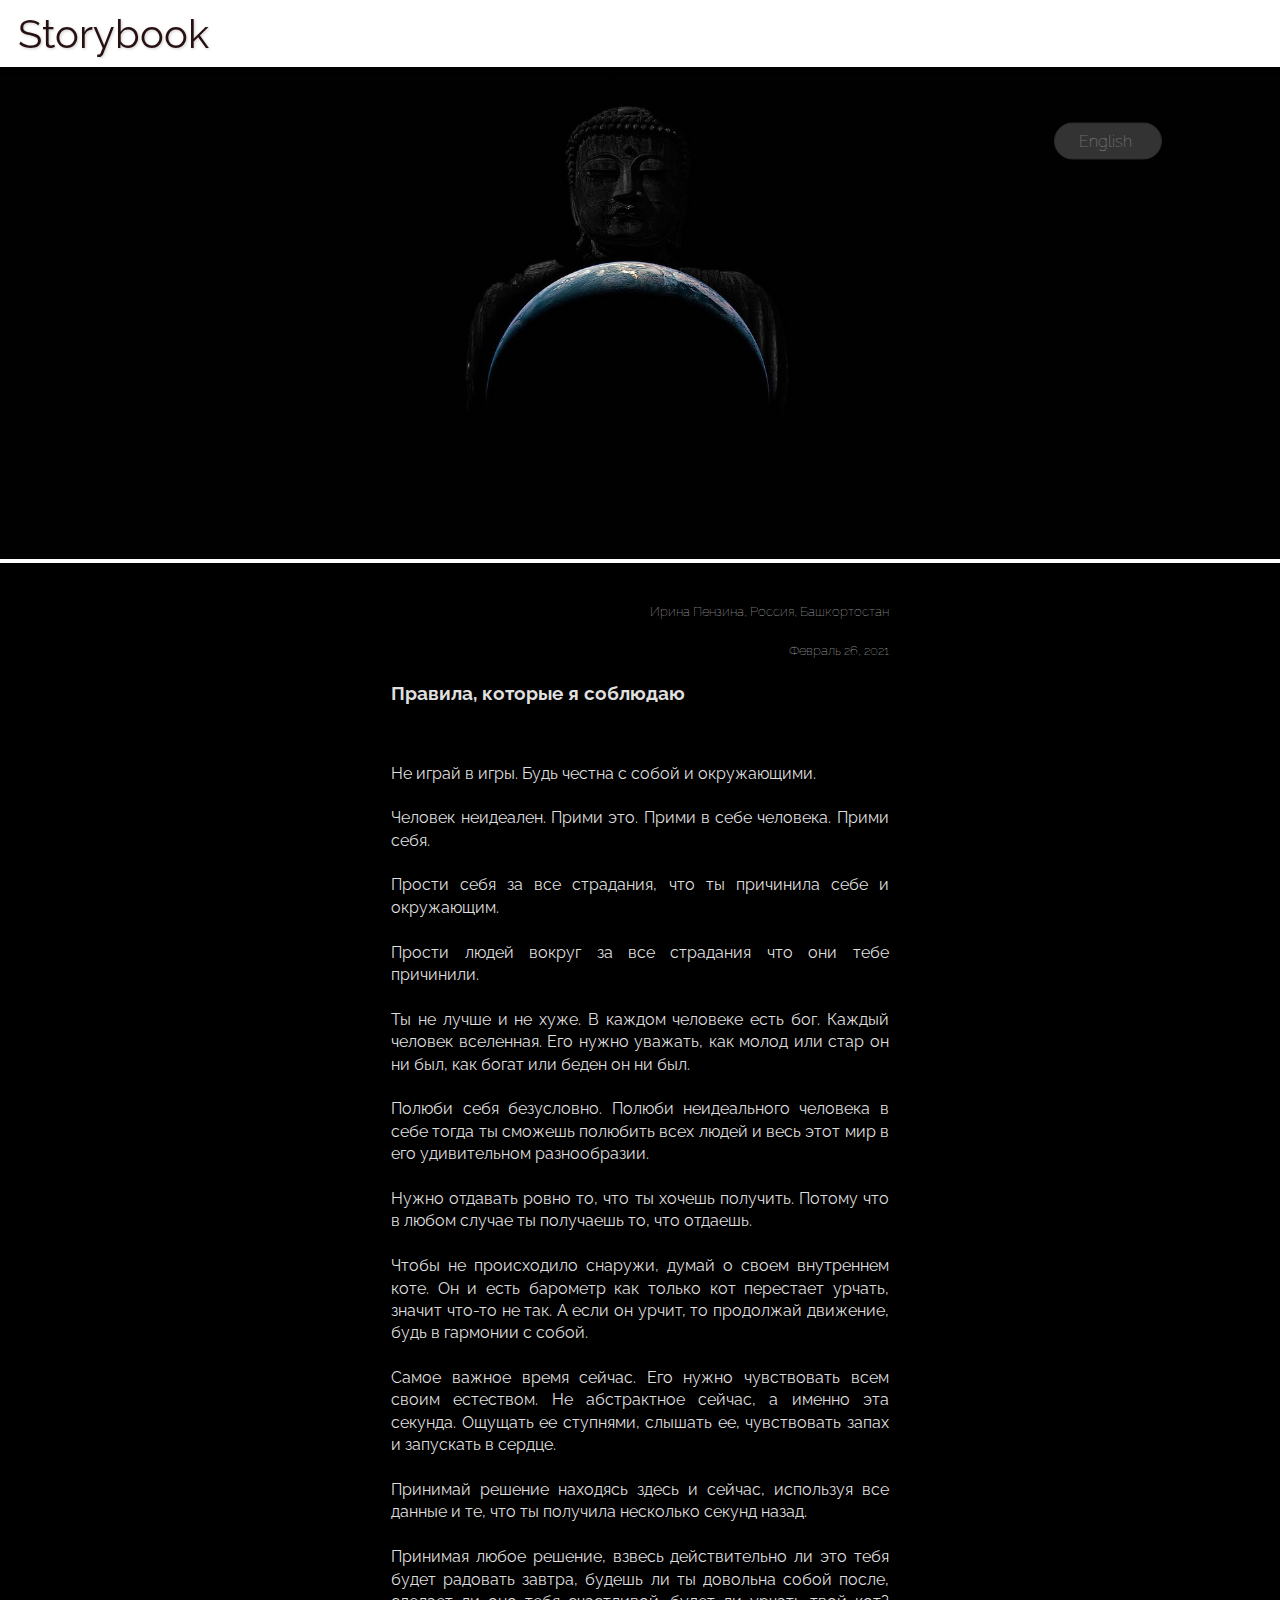
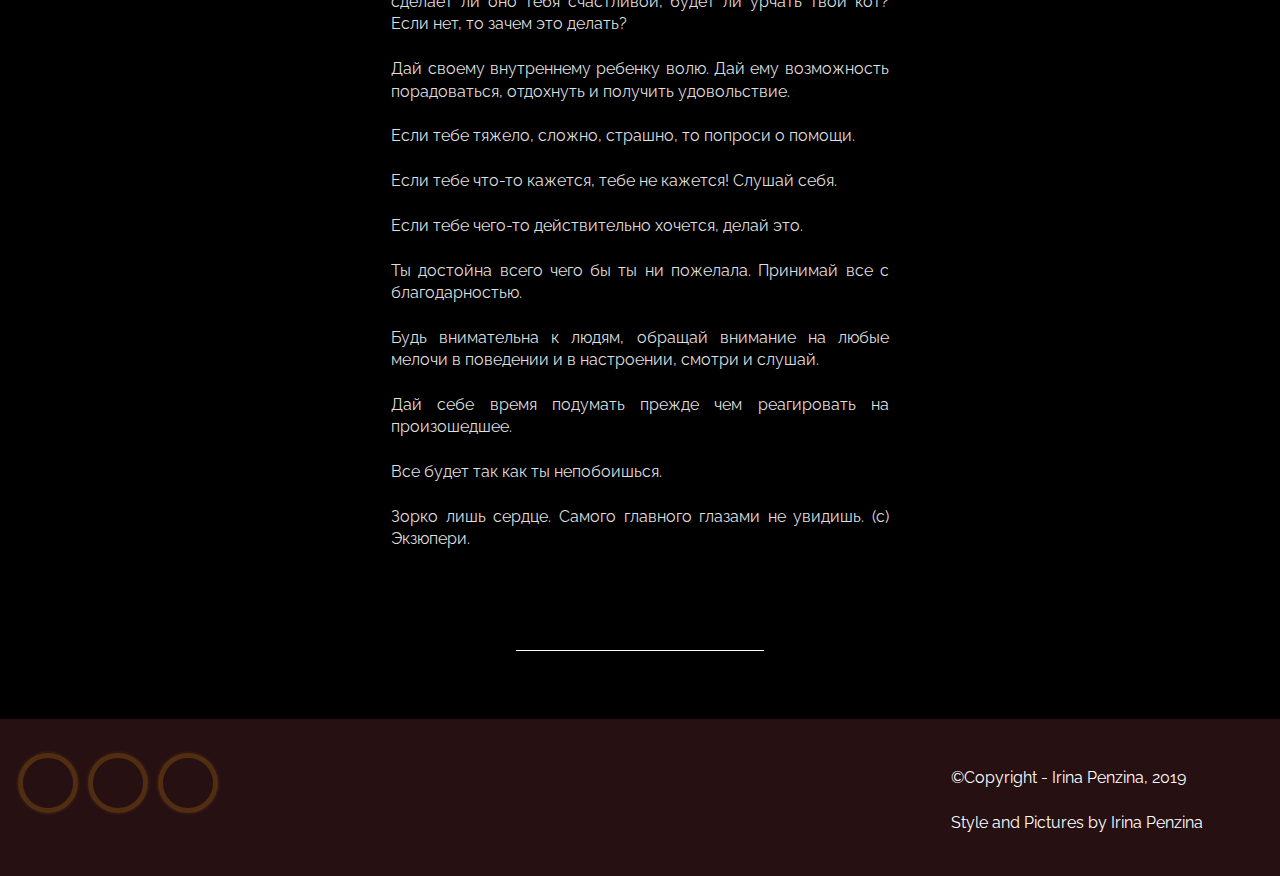
<file: rusrules.html>
<!DOCTYPE html>
<html>
  <head>
    <title>Storybook</title>
    <!-- google metatags -->
    <meta name="description" content="I have a story to tell what was told by my friend or a friend of a friend">
    <!-- facebook metatags -->

    <meta property="og:url" content="http://storybook.style/rusrules.html">
    <meta property="og:type" content="article">
    <meta property="og:title" content="Правила, которые я соблюдаю">
    <meta property="og:description" content="Не играй в игры. Будь честна с собой и окружающими.

    Человек неидеален. Прими это. Прими в себе человека. Прими себя.

    Прости себя за все страдания, что ты причинила себе и окружающим.

    Прости людей вокруг за все страдания что они тебе причинили.">
    <meta property="og:image" content="rules/black.jpg">
    <meta property="fb:app_id" content="511634172766587">

     <!-- picture on the tab -->
    <link rel="apple-touch-icon" sizes="180x180" href="favicon/apple-touch-icon.png">
    <link rel="icon" type="image/png" sizes="32x32" href="favicon/favicon-32x32.png">
    <link rel="icon" type="image/png" sizes="16x16" href="favicon/favicon-16x16.png">
    <link rel="manifest" href="favicon/site.webmanifest">
    <link rel="mask-icon" href="favicon/safari-pinned-tab.svg" color="#5bbad5">
    <meta name="msapplication-TileColor" content="#da532c">
    <meta name="theme-color" content="#ffffff">
    <!-- to avoid weired symbols -->
    <meta charset="utf-8">
    <!-- responsive -->
    <meta name="viewport" content="width=device-width,initial-scale=1,maximum-scale=1,user-scalable=no">
    <meta http-equiv="X-UA-Compatible" content="IE=edge,chrome=1">
    <meta name="HandheldFriendly" content="true">
    <!-- icons -->
    <link rel="stylesheet" href="https://use.fontawesome.com/releases/v5.7.2/css/all.css" integrity="sha384-fnmOCqbTlWIlj8LyTjo7mOUStjsKC4pOpQbqyi7RrhN7udi9RwhKkMHpvLbHG9Sr" crossorigin="anonymous">
    <!-- css -->
    <!-- <link rel="stylesheet" href="style.css"> -->
    <link rel="stylesheet" href="style.css">
    <link rel="stylesheet" href="cards.css">
    <link rel="stylesheet" href="story.css">
    <link rel="stylesheet" href="share.css">

    <!-- bootstrap -->
    <link href="https://cdn.jsdelivr.net/npm/bootstrap@5.0.0-beta1/dist/css/bootstrap.min.css" rel="stylesheet" integrity="sha384-giJF6kkoqNQ00vy+HMDP7azOuL0xtbfIcaT9wjKHr8RbDVddVHyTfAAsrekwKmP1" crossorigin="anonymous">

    <link rel="stylesheet" href="zoom-D.css"/>


    <!-- google font -->
    <link href="https://fonts.googleapis.com/css?family=Raleway:300,400,700&display=swap&subset=latin-ext" rel="stylesheet">
    <!-- javascript -->
    <script type="text/javascript" src="https://cdnjs.cloudflare.com/ajax/libs/jquery/2.1.3/jquery.min.js"></script>

    <script src="zoom-D.js"></script>

      <!-- Load Facebook SDK for JavaScript -->
  <div id="fb-root"></div>
  <script>(function(d, s, id) {
    var js, fjs = d.getElementsByTagName(s)[0];
    if (d.getElementById(id)) return;
    js = d.createElement(s); js.id = id;
    js.src = "https://connect.facebook.net/en_US/sdk.js#xfbml=1&version=v3.0";
    fjs.parentNode.insertBefore(js, fjs);
  }(document, 'script', 'facebook-jssdk'));</script>

    <!-- Global site tag (gtag.js) - Google Analytics -->
    <script async src="https://www.googletagmanager.com/gtag/js?id=G-9Z8WRRQJE6"></script>
    <script>
      window.dataLayer = window.dataLayer || [];
      function gtag(){dataLayer.push(arguments);}
      gtag('js', new Date());

      gtag('config', 'G-9Z8WRRQJE6');
    </script>


  </head>
  <body>
    <div class="site-wrapper">
      <header class="header-story"><a href="index.html" class="header">Storybook</a></header>
      <!-- <div class="top-story" style="background-image: url('rules/black.jpg')"></div> -->
       <div class="image-btn-box">
        <img class="buddha" src="rules/black.jpg" alt="Buddha behind the Earth">
        <a class="btn-ghost" href="rules.html">English</a>
      </div>
      <main style="background-color: black;">
        <!-- <div class="story"> -->
        <div class="story" style="color: #dfdfdf;"> 
          <h5>Ирина Пензина, Россия, Башкортостан</h5>
          <h5>Февраль 26, 2021</h5>
          <h3>Правила, которые я соблюдаю</h3>
          <br> 
          <p>
            Не играй в игры. Будь честна с собой и окружающими.
            <br>
            <br>
            Человек неидеален. Прими это. Прими в себе человека. Прими себя.
            <br>
            <br>
            Прости себя за все страдания, что ты причинила себе и окружающим.
            <br>
            <br>
            Прости людей вокруг за все страдания что они тебе причинили.
            <br>
            <br>
            Ты не лучше и не хуже. В каждом человеке есть бог. Каждый человек вселенная. Его нужно уважать, как молод или стар он ни был, как богат или беден он ни был.
            <br>
            <br>
            Полюби себя безусловно. Полюби неидеального человека в себе тогда ты сможешь полюбить всех людей и весь этот мир в его удивительном разнообразии.
            <br>
            <br>
            Нужно отдавать ровно то, что ты хочешь получить. Потому что в любом случае ты получаешь то, что отдаешь.
            <br>
            <br>
            Чтобы не происходило снаружи, думай о своем внутреннем коте. Он и есть барометр как только кот перестает урчать, значит что-то не так. А если он урчит, то продолжай движение, будь в гармонии с собой.
            <br>
            <br>
            Самое важное время сейчас. Его нужно чувствовать всем своим естеством. Не абстрактное сейчас, а именно эта секунда. Ощущать ее ступнями, слышать ее, чувствовать запах и запускать в сердце. 
            <br>
            <br>
            Принимай решение находясь здесь и сейчас, используя все данные и те, что ты получила несколько секунд назад.
            <br>
            <br>
            Принимая любое решение, взвесь действительно ли это тебя будет радовать завтра, будешь ли ты довольна собой после, сделает ли оно тебя счастливой, будет ли урчать твой кот? Если нет, то зачем это делать? 
            <br>
            <br>
            Дай своему внутреннему ребенку волю. Дай ему возможность порадоваться, отдохнуть и получить удовольствие. 
            <br>
            <br>
            Если тебе тяжело, сложно, страшно, то попроси о помощи. 
            <br>
            <br>
            Если тебе что-то кажется, тебе не кажется! Слушай себя.
            <br>
            <br>
            Если тебе чего-то действительно хочется, делай это.
            <br>
            <br>
            Ты достойна всего чего бы ты ни пожелала. Принимай все с благодарностью.
            <br>
            <br>
            Будь внимательна к людям, обращай внимание на любые мелочи в поведении и в настроении, смотри и слушай.
            <br>
            <br>
            Дай себе время подумать прежде чем реагировать на произошедшее.
            <br>
            <br>
            Все будет так как ты непобоишься.
            <br>
            <br>
            Зорко лишь сердце. Самого главного глазами не увидишь. (с) Экзюпери. 
          </p>
          <div class="wrap">
            <div class="share-container" style="border-bottom: 1px solid white;">
              <a id="social-share" style="color: white;" href="http://www.facebook.com/sharer.php?u=https://storybook.style/rusrules.html" target="_blank">
                <i class="fab fa-facebook share"></i>
              </a>
              <a id="social-share" style="color: white;" href="https://twitter.com/share?url=https://storybook.style/rusrules.html&amp;text=Не играй в игры. Будь честна с собой и окружающими.

              Человек неидеален. Прими это. Прими в себе человека. Прими себя.

              Прости себя за все страдания, что ты причинила себе и окружающим.

              Прости людей вокруг за все страдания что они тебе причинили.&amp;hashtags=storybook" target="_blank">
                <i class="fab fa-twitter share"></i>
              </a>
            </div>
          </div>
        </div>
        
      </main>
    <footer>
      <div class="basr-social-share social">
        <ul class="">
          <li><a class="facebook" href="https://www.facebook.com/penzina.irina"><i class="fab fa-facebook"></i><span>Facebook</span></a></li>
          <li><a class="instagram" href="https://www.instagram.com/iri_/"><i class="fab fa-instagram"></i><span>Instagram</span></a></li>
          <li><a class="linkedin" href="https://www.linkedin.com/in/irina-penzina/"><i class="fab fa-linkedin"></i><span>Linkedin</span></a></li>
        </ul>
      </div>
      <p class="credit">&#169;Copyright - Irina Penzina, 2019<br><br>
    Style and Pictures by Irina Penzina</p>
    </footer>
    </div>
  </body>
</html>
</file>
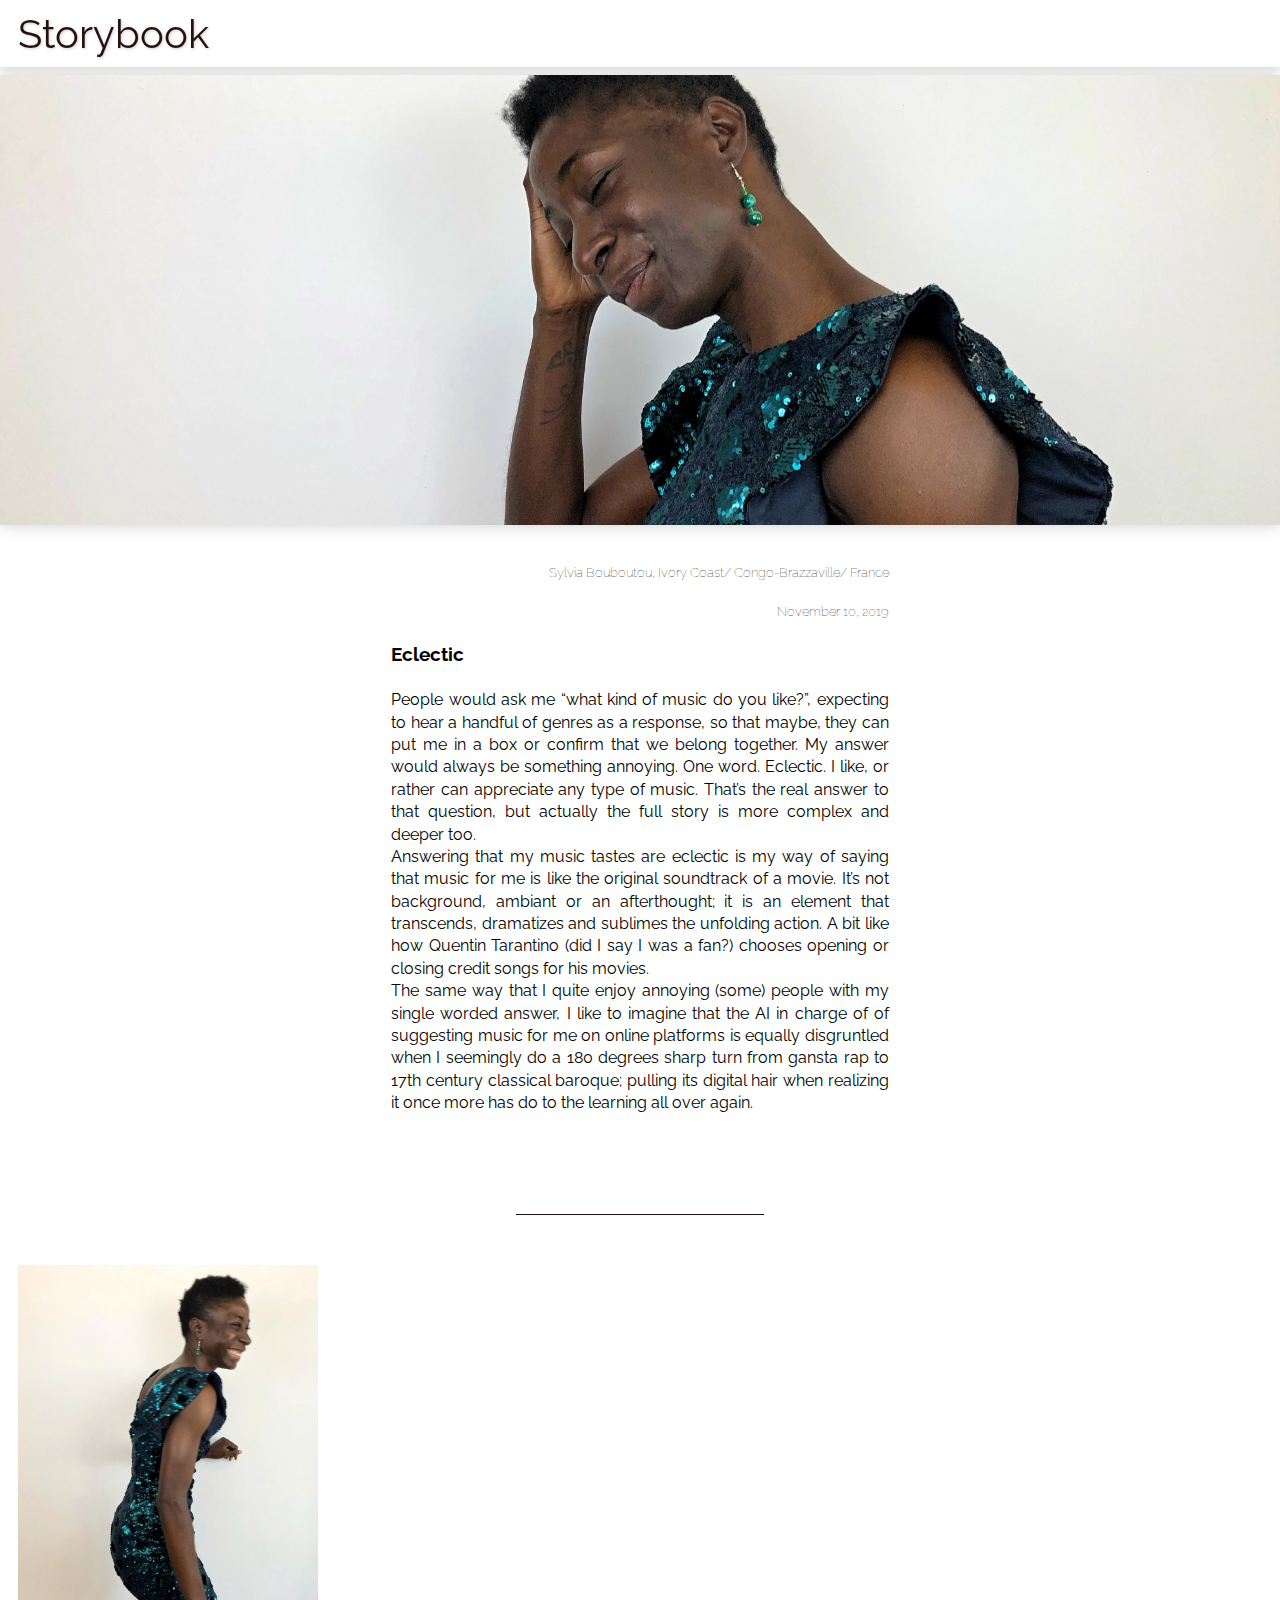
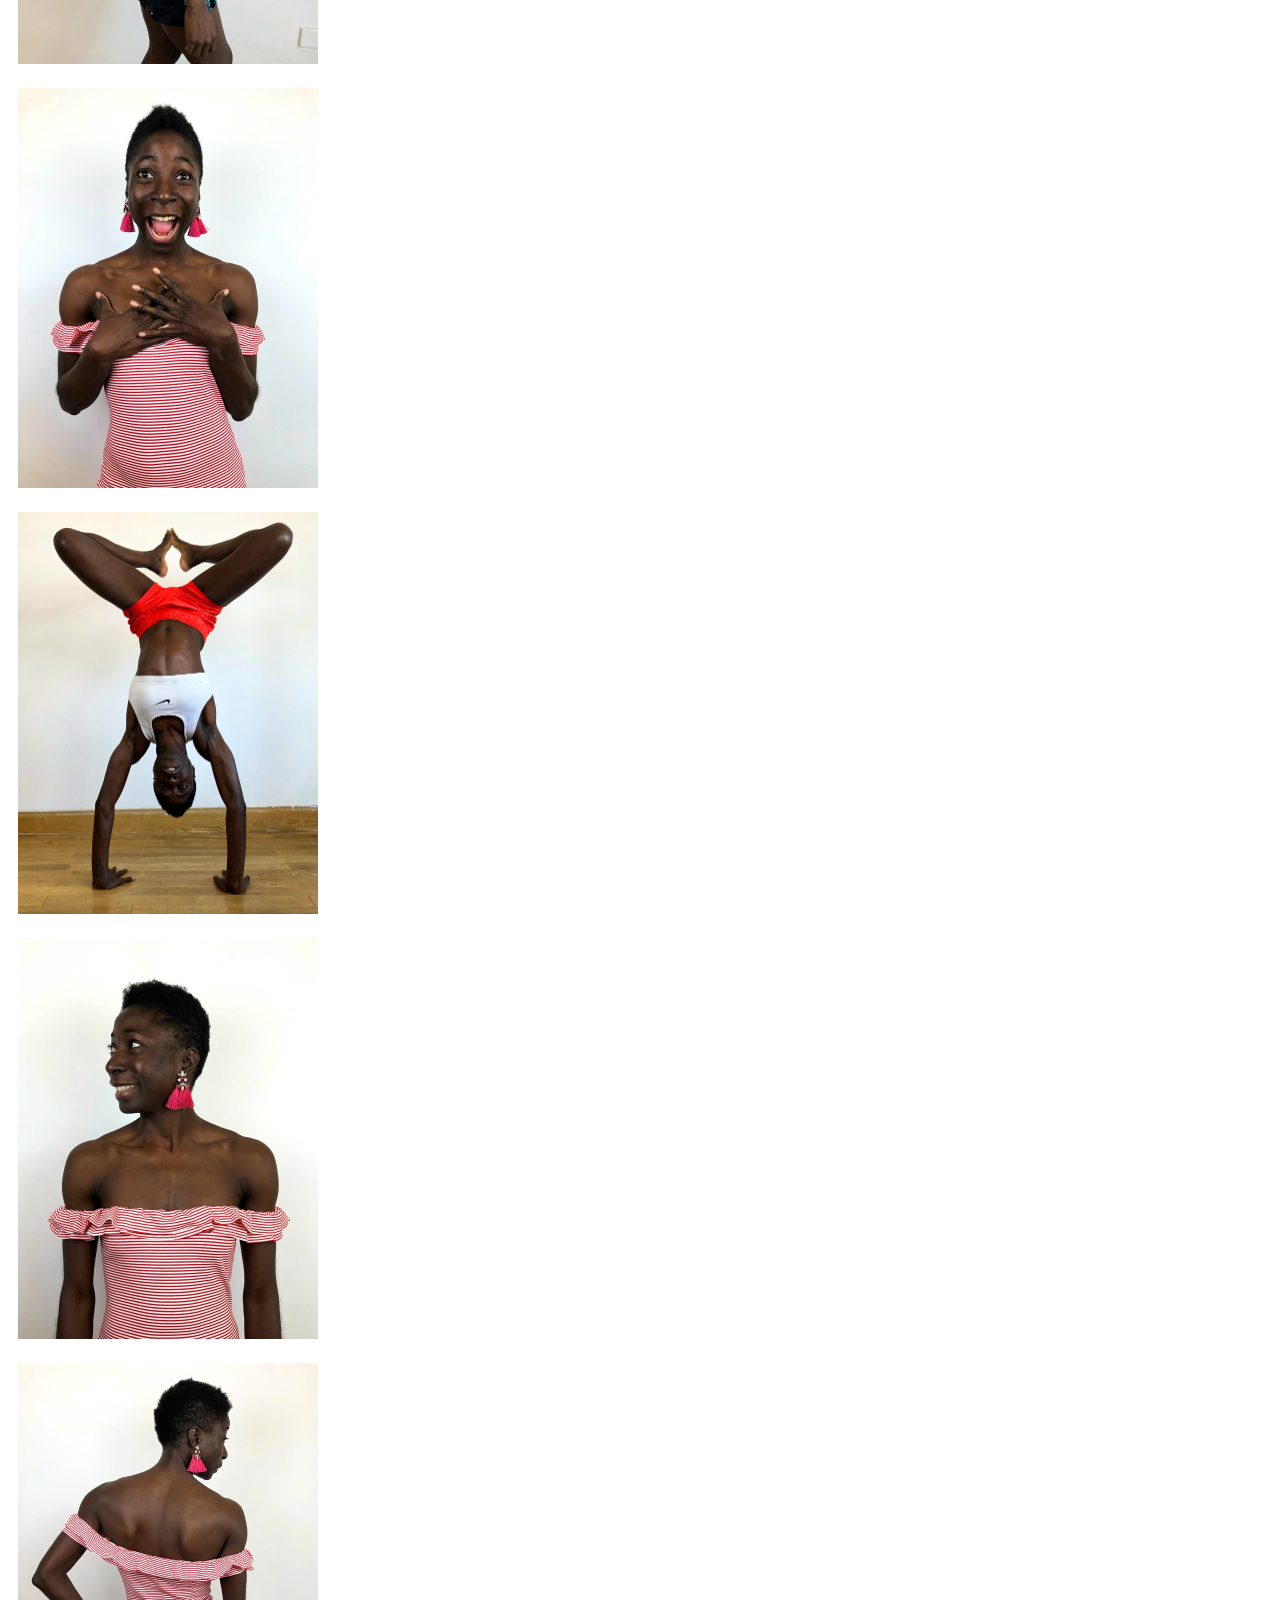
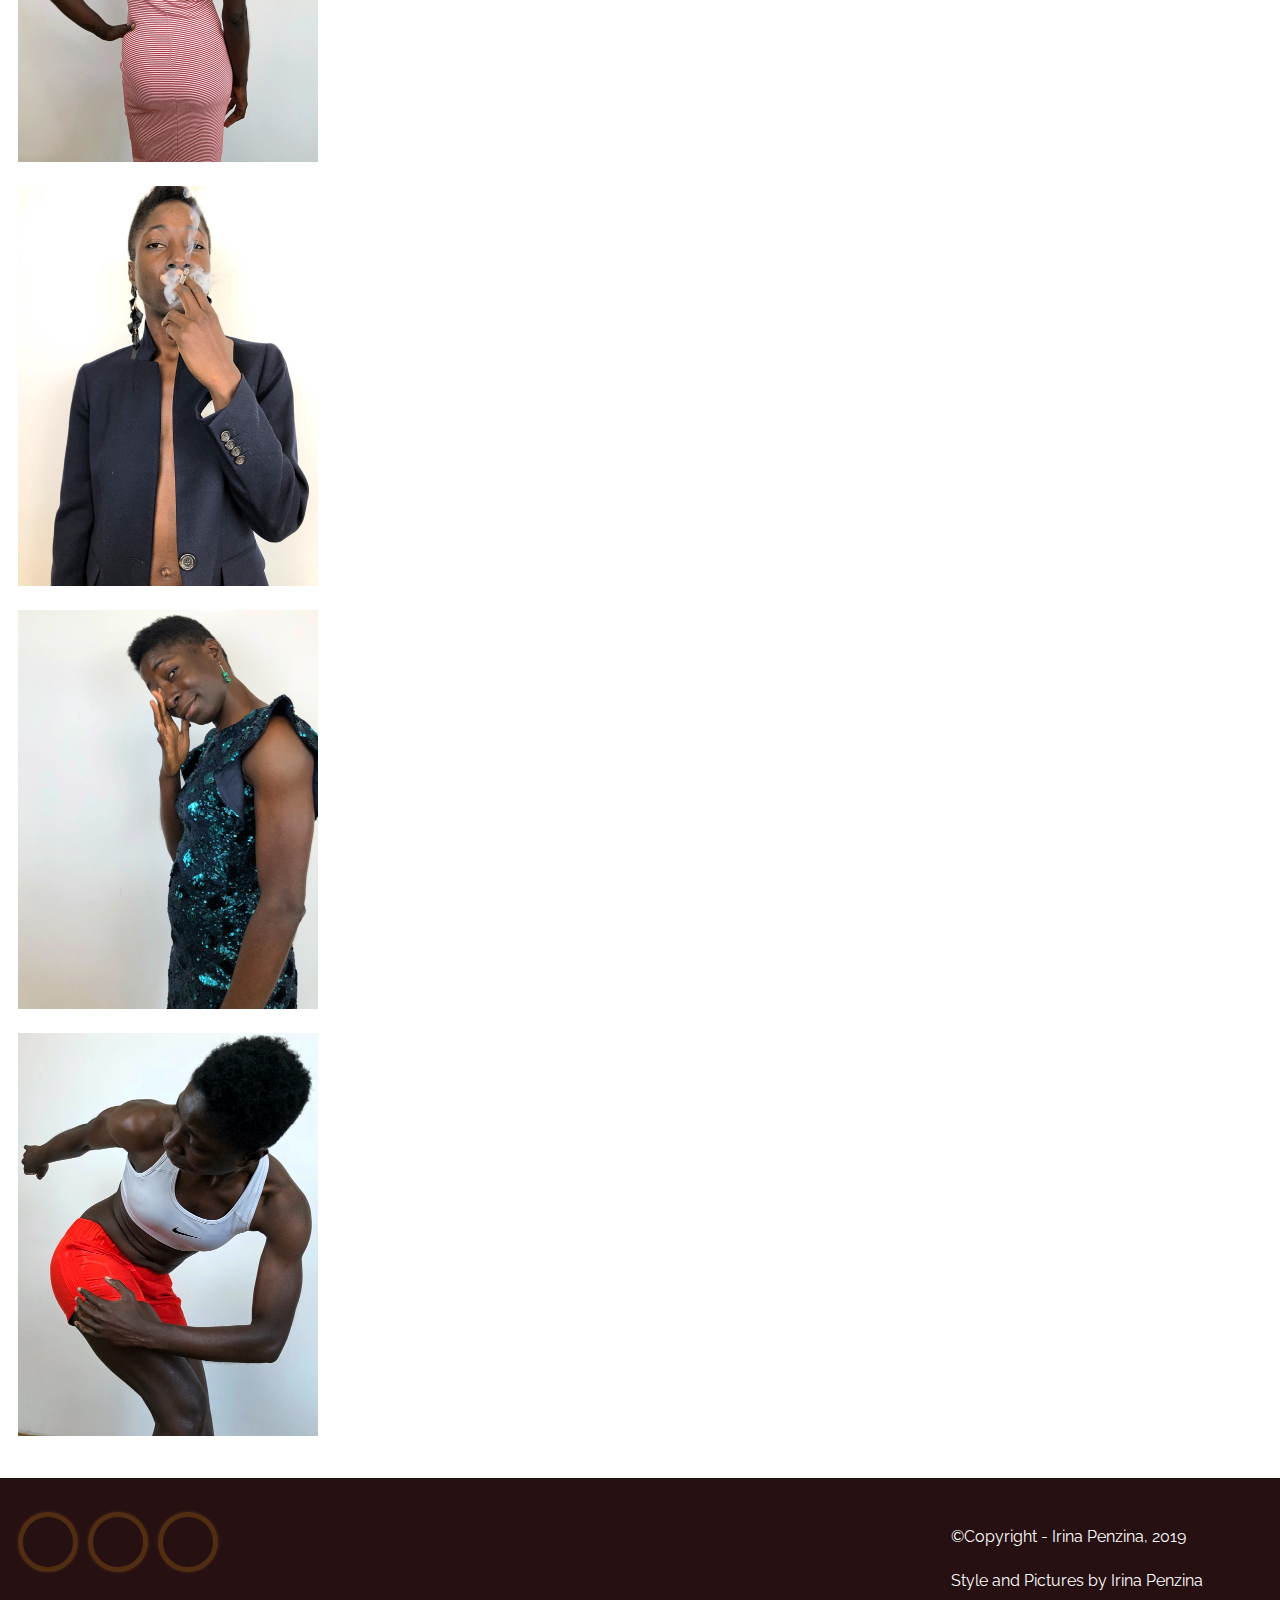
<file: sylvia.html>
<!DOCTYPE html>
<html>
  <head>
    <title>Storybook</title>
    <!-- google metatags -->
    <meta name="description" content="I have a story to tell what was told by my friend or a friend of a friend">
    <!-- facebook metatags -->

    <meta property="og:url" content="http://storybook.style/sylvia.html">
    <meta property="og:type" content="article">
    <meta property="og:title" content="Sylvia Bouboutou">
    <meta property="og:description" content="People would ask me “what kind of music do you like?”, expecting to hear a handful of genres as a response, so that maybe, they can put me in a box or confirm that we belong together. My answer would always be something annoying.">
    <meta property="og:image" content="sylvia/stripedress-mouth.jpg">
    <meta property="fb:app_id" content="511634172766587">

     <!-- picture on the tab -->
    <link rel="apple-touch-icon" sizes="180x180" href="favicon/apple-touch-icon.png">
    <link rel="icon" type="image/png" sizes="32x32" href="favicon/favicon-32x32.png">
    <link rel="icon" type="image/png" sizes="16x16" href="favicon/favicon-16x16.png">
    <link rel="manifest" href="favicon/site.webmanifest">
    <link rel="mask-icon" href="favicon/safari-pinned-tab.svg" color="#5bbad5">
    <meta name="msapplication-TileColor" content="#da532c">
    <meta name="theme-color" content="#ffffff">
    <!-- to avoid weired symbols -->
    <meta charset="utf-8">
    <!-- responsive -->
    <meta name="viewport" content="width=device-width,initial-scale=1,maximum-scale=1,user-scalable=no">
    <meta http-equiv="X-UA-Compatible" content="IE=edge,chrome=1">
    <meta name="HandheldFriendly" content="true">
    <!-- icons -->
    <link rel="stylesheet" href="https://use.fontawesome.com/releases/v5.7.2/css/all.css" integrity="sha384-fnmOCqbTlWIlj8LyTjo7mOUStjsKC4pOpQbqyi7RrhN7udi9RwhKkMHpvLbHG9Sr" crossorigin="anonymous">
    <!-- css -->
    <!-- <link rel="stylesheet" href="style.css"> -->
    <link rel="stylesheet" href="style.css">
    <link rel="stylesheet" href="cards.css">
    <link rel="stylesheet" href="story.css">
    <link rel="stylesheet" href="share.css">

    <!-- bootstrap -->
    <link href="https://cdn.jsdelivr.net/npm/bootstrap@5.0.0-beta1/dist/css/bootstrap.min.css" rel="stylesheet" integrity="sha384-giJF6kkoqNQ00vy+HMDP7azOuL0xtbfIcaT9wjKHr8RbDVddVHyTfAAsrekwKmP1" crossorigin="anonymous">

    <link rel="stylesheet" href="zoom-D.css"/>


    <!-- google font -->
    <link href="https://fonts.googleapis.com/css?family=Raleway:300,400,700&display=swap&subset=latin-ext" rel="stylesheet">
    <!-- javascript -->
    <script type="text/javascript" src="https://cdnjs.cloudflare.com/ajax/libs/jquery/2.1.3/jquery.min.js"></script>

    <script src="zoom-D.js"></script>

      <!-- Load Facebook SDK for JavaScript -->
  <div id="fb-root"></div>
  <script>(function(d, s, id) {
    var js, fjs = d.getElementsByTagName(s)[0];
    if (d.getElementById(id)) return;
    js = d.createElement(s); js.id = id;
    js.src = "https://connect.facebook.net/en_US/sdk.js#xfbml=1&version=v3.0";
    fjs.parentNode.insertBefore(js, fjs);
  }(document, 'script', 'facebook-jssdk'));</script>

  <!-- Global site tag (gtag.js) - Google Analytics -->
    <script async src="https://www.googletagmanager.com/gtag/js?id=G-9Z8WRRQJE6"></script>
    <script>
      window.dataLayer = window.dataLayer || [];
      function gtag(){dataLayer.push(arguments);}
      gtag('js', new Date());

      gtag('config', 'G-9Z8WRRQJE6');
    </script>

  </head>
  <body>
    <div class="site-wrapper">
      <header class="header-story"><a href="index.html" class="header">Storybook</a></header>
      <div class="top-story" style="background-image: url('sylvia/greendress dreamy.jpg')"></div>
      <main>
        <div class="story">
          <h5>Sylvia Bouboutou, Ivory Coast/ Congo-Brazzaville/ France</h5>
          <h5>November 10, 2019</h5>
          <h3>Eclectic</h3>
          <!-- <br> -->
          <p>
            People would ask me “what kind of music do you like?”, expecting to hear a handful of genres as a response, so that maybe, they can put me in a box or confirm that we belong together. My answer would always be something annoying. One word. Eclectic. I like, or rather can appreciate any type of music. That’s the real answer to that question, but actually the full story is more complex and deeper too.<br>
            Answering that my music tastes are eclectic is my way of saying that music for me is like the original soundtrack of a movie. It’s not background, ambiant or an afterthought; it is an element that transcends, dramatizes and sublimes the unfolding action. A bit like how Quentin Tarantino (did I say I was a fan?) chooses opening or closing credit songs for his movies.<br>
            The same way that I quite enjoy annoying (some) people with my single worded answer, I like to imagine that the AI in charge of of suggesting music for me on online platforms is equally disgruntled when I seemingly do a 180 degrees sharp turn from gansta rap to 17th century classical baroque; pulling its digital hair when realizing it once more has do to the learning all over again.<br>
          </p>
          <div class="wrap">
            <div class="share-container">
              <a id="social-share" href="http://www.facebook.com/sharer.php?u=https://storybook.style/sylvia.html" target="_blank">
                <i class="fab fa-facebook share"></i>
              </a>
              <a id="social-share" href="https://twitter.com/share?url=https://storybook.style/sylvia.html&amp;text=People would ask me “what kind of music do you like?”, expecting to hear a handful of genres as a response, so that maybe, they can put me in a box or confirm that we belong together. My answer would always be something annoying.&amp;hashtags=storybook" target="_blank">
                <i class="fab fa-twitter share"></i>
              </a>
            </div>
          </div>
        </div>
        <!-- [LIGHTBOX CONTAINER] -->
        <div id="lb-back">
          <div id="lb-img">
            <img src="sylvia/greendress smile.jpg">
            <img src="sylvia/stripedress-mouth.jpg">
            <img src="sylvia/handstand.jpg">
            <img src="sylvia/stripedress side.jpg">
            <img src="sylvia/back.jpg">
            <img src="sylvia/smoke.jpg">
            <img src="sylvia/greendress wink.jpg">
            <img src="sylvia/disco thrower.jpg">
          </div>
        </div>

        <div class="row">
          <div class="col" id="under"><img src="sylvia/greendress smile.jpg" alt="" class="zoomD"></div>
          <div class="col" id="under"><img src="sylvia/stripedress-mouth.jpg" alt="" class="zoomD"></div>
          <div class="col" id="under"><img src="sylvia/handstand.jpg" alt="" class="zoomD"></div>
          <div class="col" id="under"><img src="sylvia/stripedress side.jpg" alt="" class="zoomD"></div>
        </div>
         <div class="row">
          <div class="col" id="under"><img src="sylvia/back.jpg" alt="" class="zoomD"></div>
          <div class="col" id="under"><img src="sylvia/smoke.jpg" alt="" class="zoomD"></div>
          <div class="col" id="under"><img src="sylvia/greendress wink.jpg" alt="" class="zoomD"></div>
          <div class="col" id="under"><img src="sylvia/disco thrower.jpg" alt="" class="zoomD"></div>
        </div>
      </main>
    <footer>
      <div class="basr-social-share social">
        <ul class="">
          <li><a class="facebook" href="https://www.facebook.com/penzina.irina"><i class="fab fa-facebook"></i><span>Facebook</span></a></li>
          <li><a class="instagram" href="https://www.instagram.com/iri_/"><i class="fab fa-instagram"></i><span>Instagram</span></a></li>
          <li><a class="linkedin" href="https://www.linkedin.com/in/irina-penzina/"><i class="fab fa-linkedin"></i><span>Linkedin</span></a></li>
        </ul>
      </div>
      <p class="credit">&#169;Copyright - Irina Penzina, 2019<br><br>
    Style and Pictures by Irina Penzina</p>
    </footer>
    </div>
  </body>
</html>
</file>
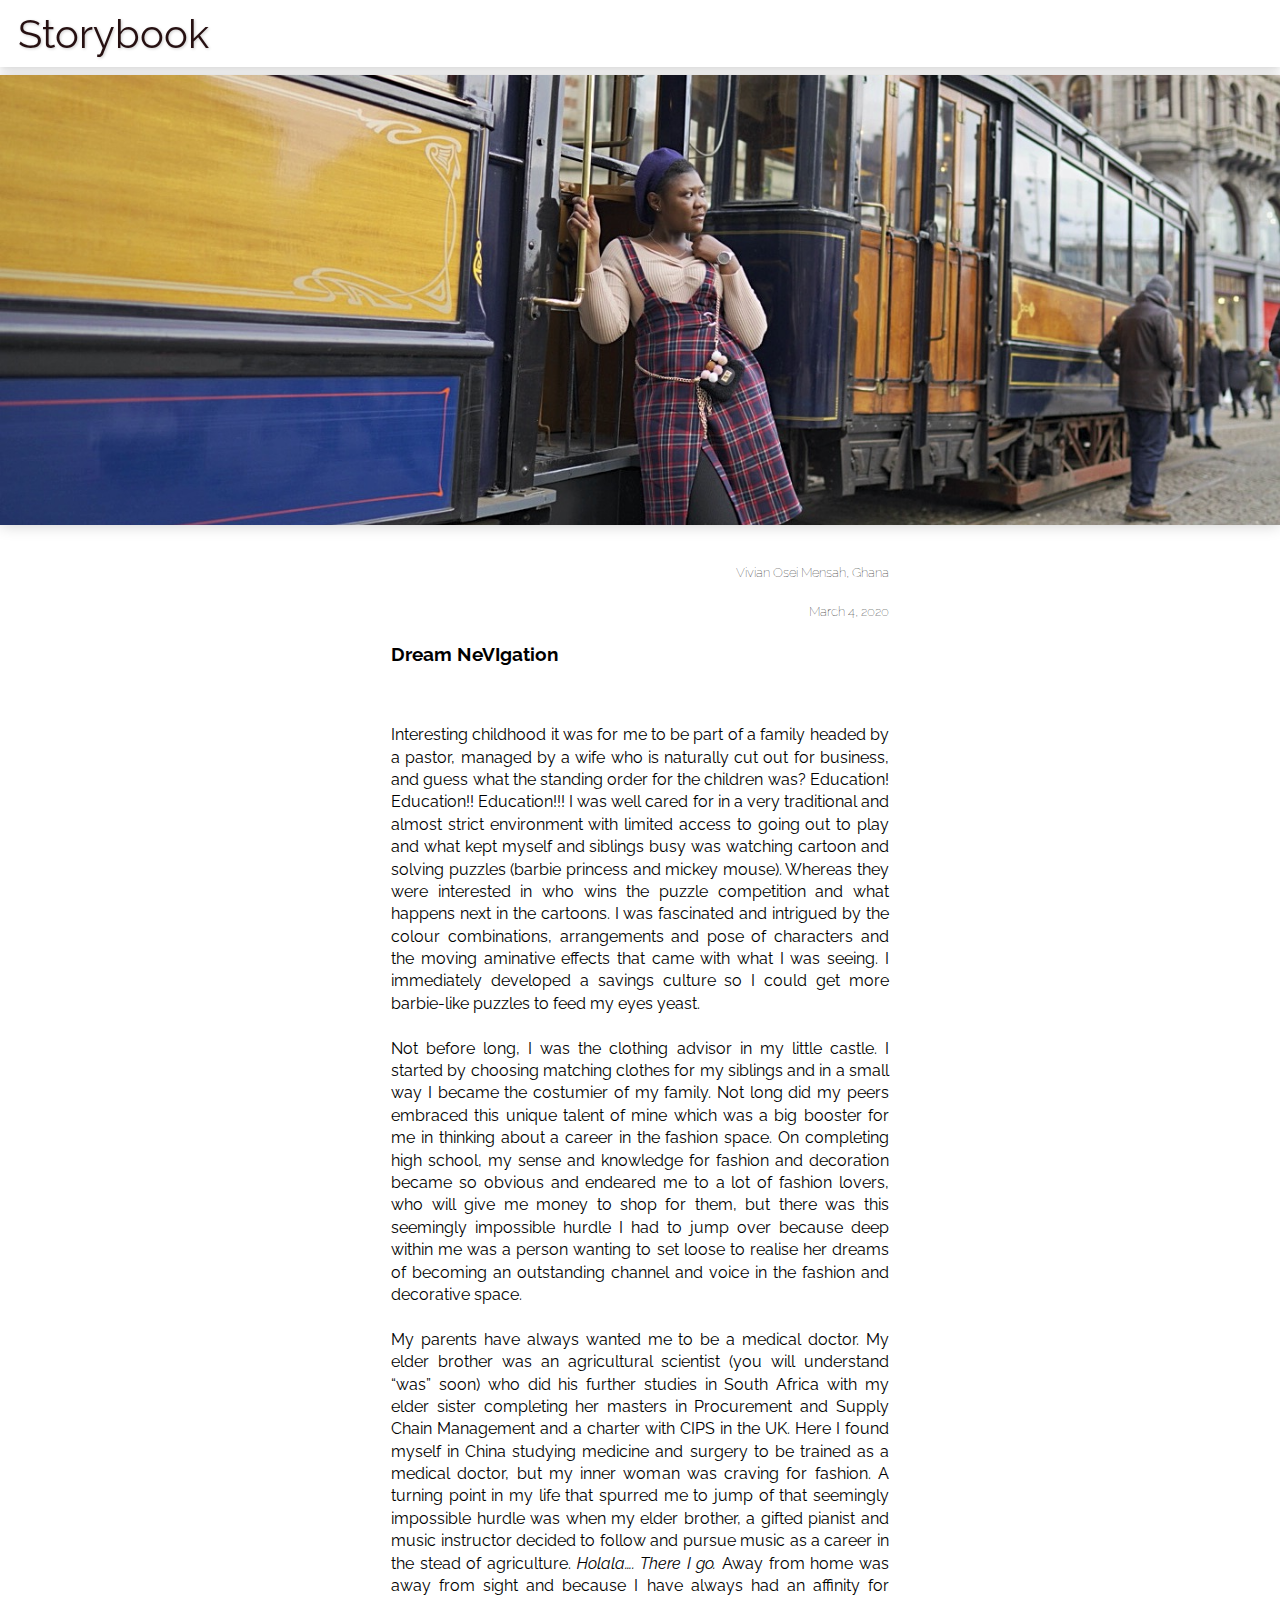
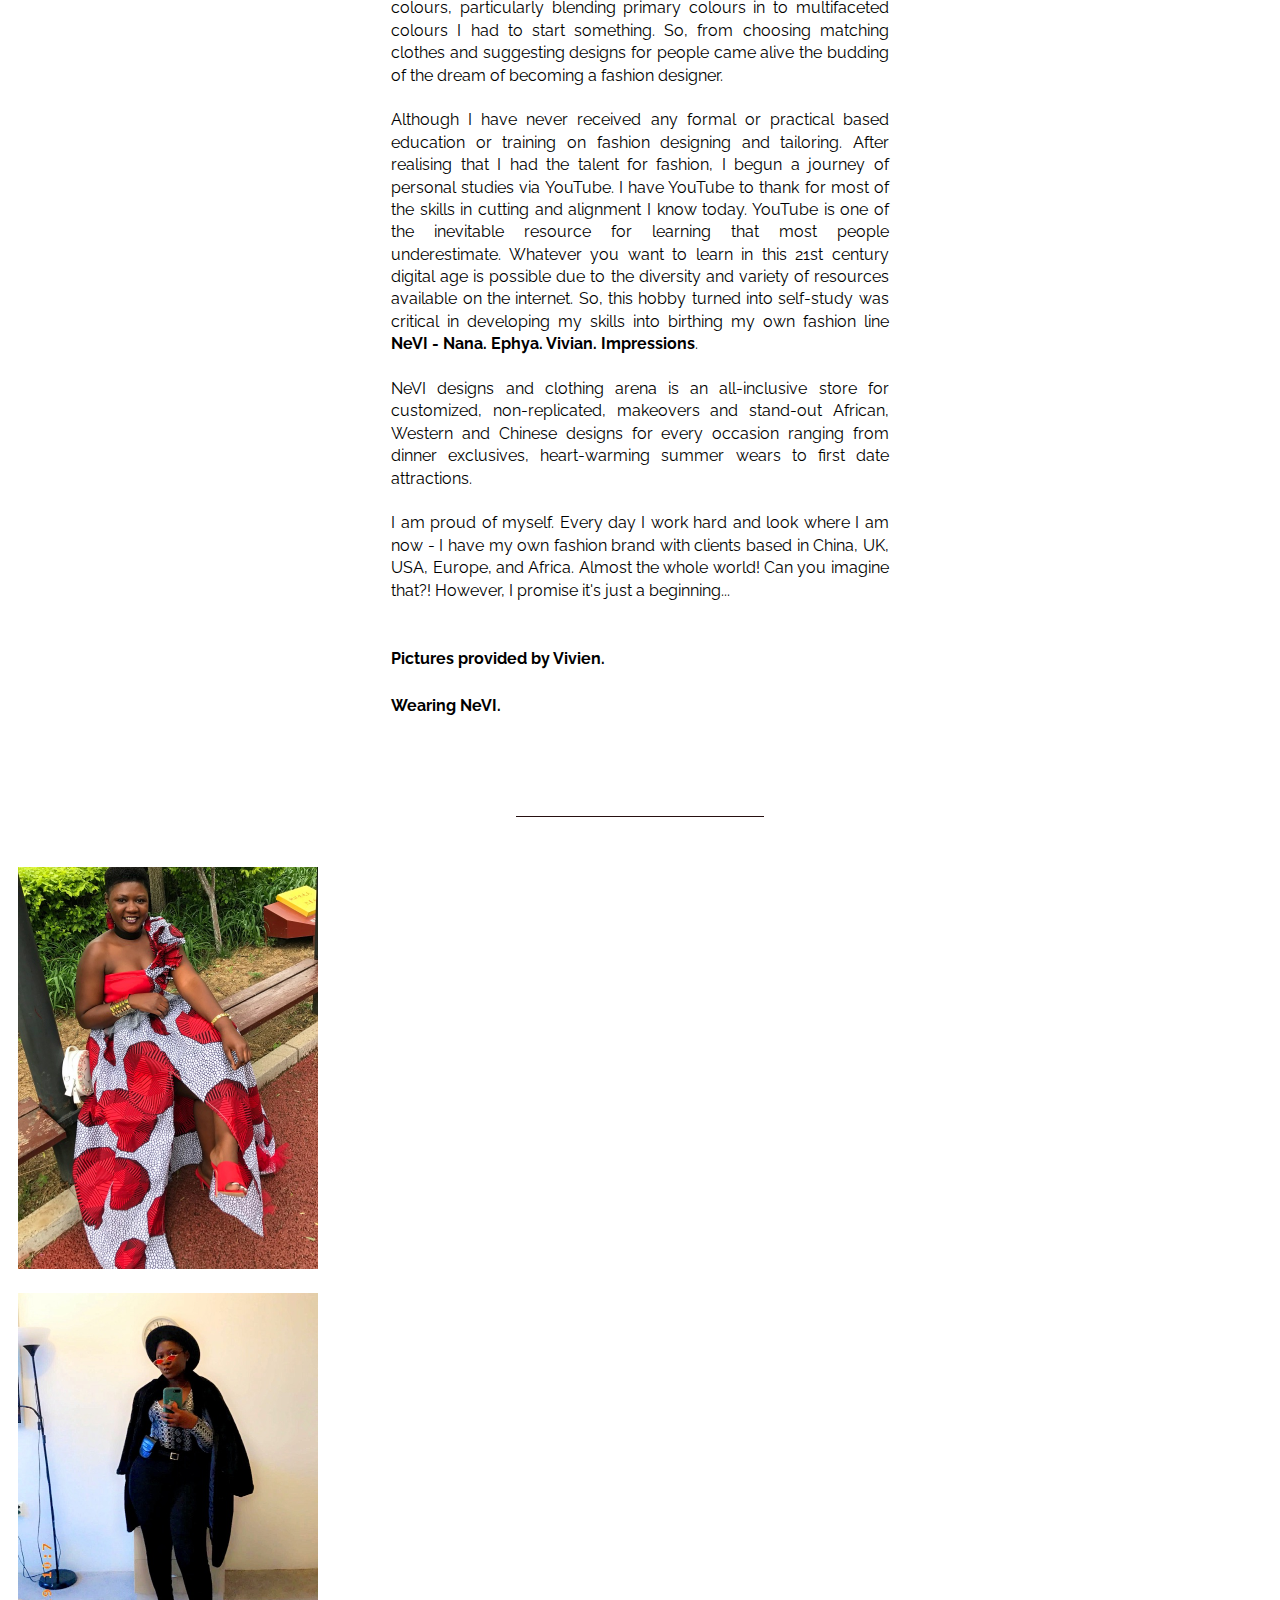
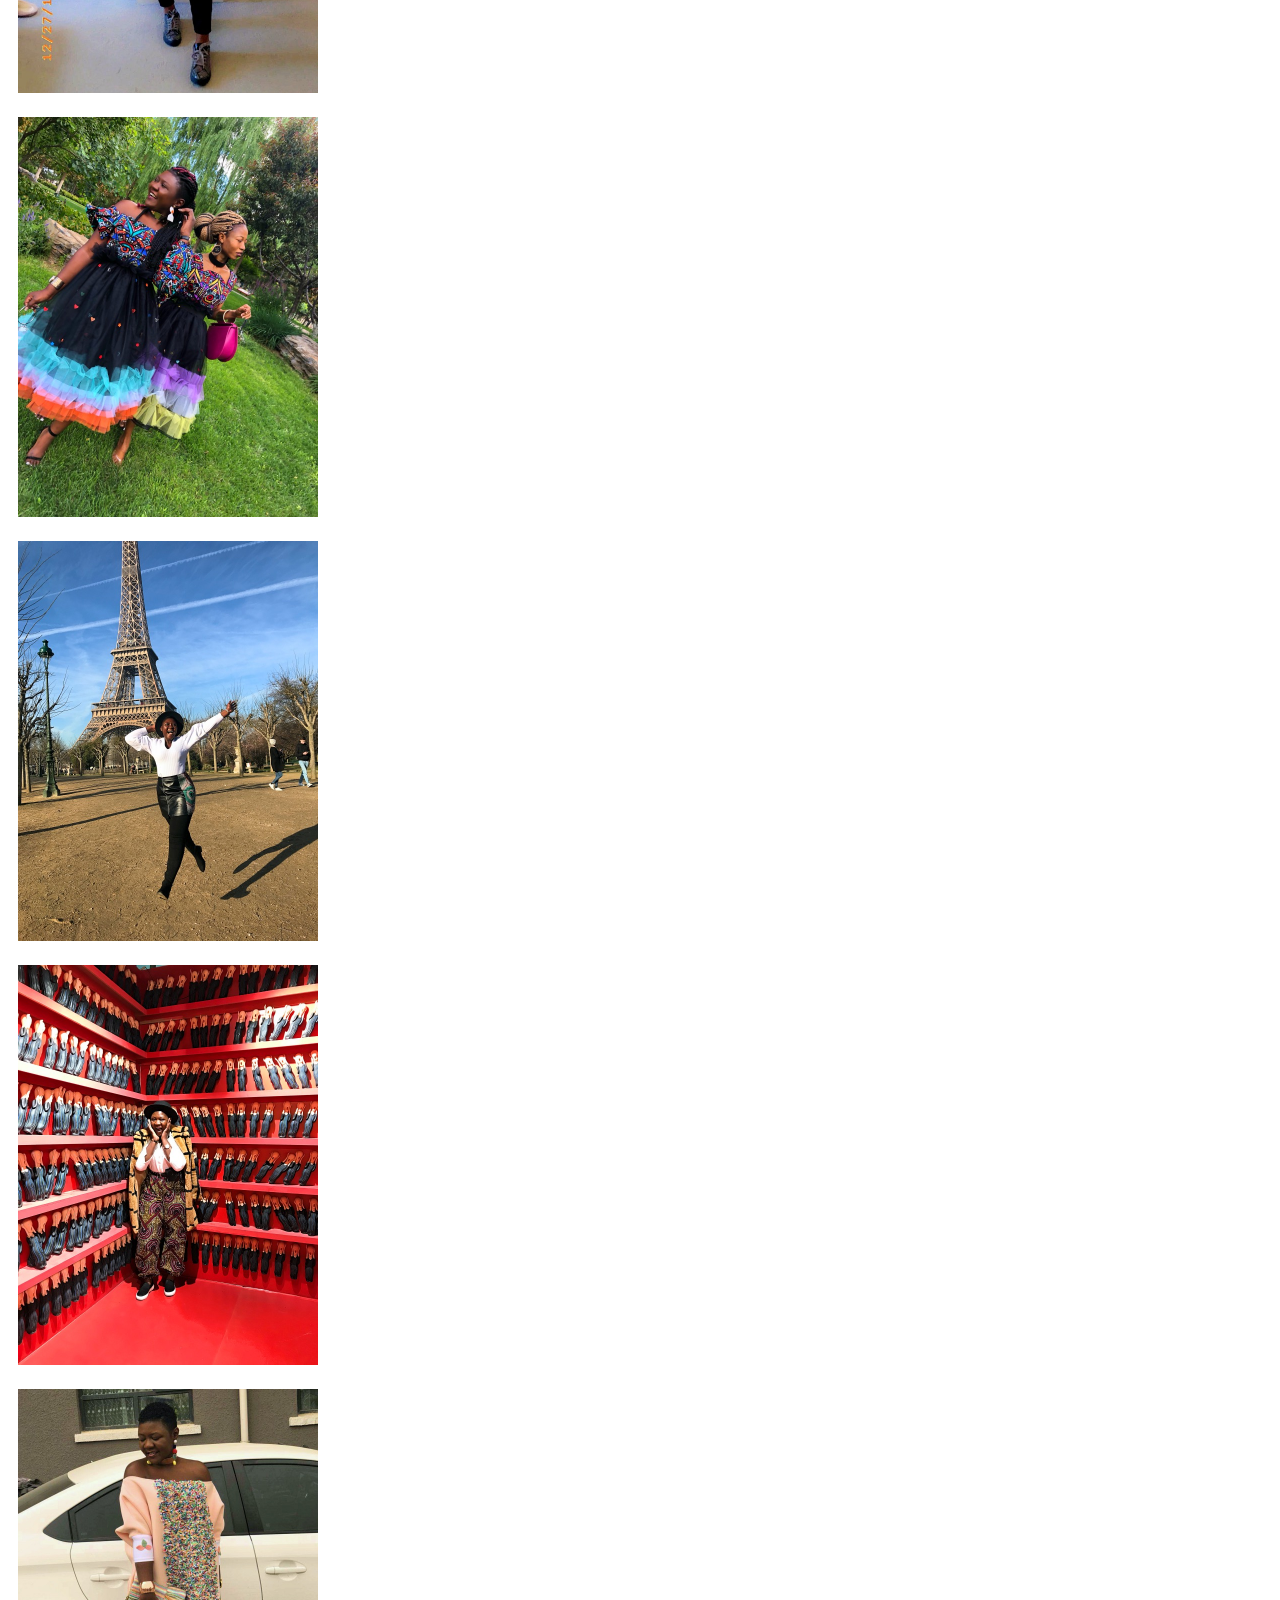
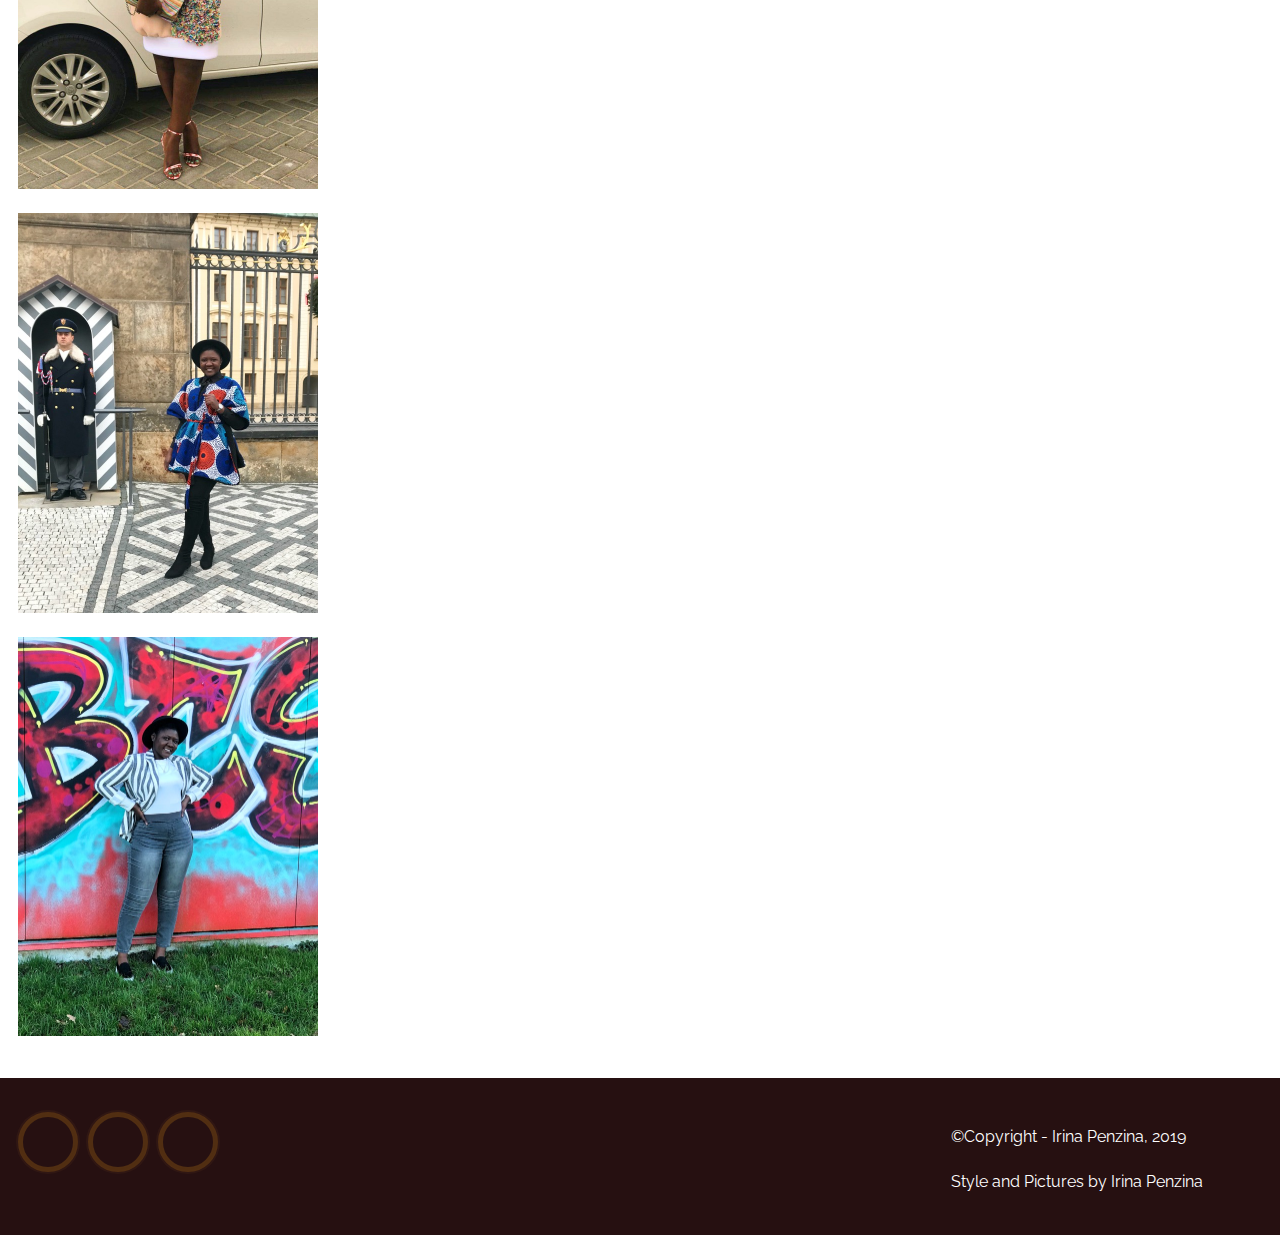
<file: vivian.html>
<!DOCTYPE html>
<html>
  <head>
    <title>Storybook</title>
    <!-- google metatags -->
    <meta name="description" content="I have a story to tell">
    <!-- facebook metatags -->

    <meta property="og:url" content="http://storybook.style/vivian.html">
    <meta property="og:type" content="article">
    <meta property="og:title" content="Vivian Osei Mensah">
    <meta property="og:description" content="Although I have never received any formal or practical based education or training on fashion designing and tailoring. After realising that I had the talent for fashion, I begun a journey of personal studies via YouTube.o, this hobby turned into self-study was critical in developing my skills into birthing my own fashion line NeVI">
    <meta property="og:image" content="vivian/dress_Fotor.jpg">
    <meta property="fb:app_id" content="511634172766587">

     <!-- picture on the tab -->
    <link rel="apple-touch-icon" sizes="180x180" href="favicon/apple-touch-icon.png">
    <link rel="icon" type="image/png" sizes="32x32" href="favicon/favicon-32x32.png">
    <link rel="icon" type="image/png" sizes="16x16" href="favicon/favicon-16x16.png">
    <link rel="manifest" href="favicon/site.webmanifest">
    <link rel="mask-icon" href="favicon/safari-pinned-tab.svg" color="#5bbad5">
    <meta name="msapplication-TileColor" content="#da532c">
    <meta name="theme-color" content="#ffffff">
    <!-- to avoid weired symbols -->
    <meta charset="utf-8">
    <!-- responsive -->
    <meta name="viewport" content="width=device-width,initial-scale=1,maximum-scale=1,user-scalable=no">
    <meta http-equiv="X-UA-Compatible" content="IE=edge,chrome=1">
    <meta name="HandheldFriendly" content="true">
    <!-- icons -->
    <link rel="stylesheet" href="https://use.fontawesome.com/releases/v5.7.2/css/all.css" integrity="sha384-fnmOCqbTlWIlj8LyTjo7mOUStjsKC4pOpQbqyi7RrhN7udi9RwhKkMHpvLbHG9Sr" crossorigin="anonymous">
    <!-- css -->
    <!-- <link rel="stylesheet" href="style.css"> -->
    <link rel="stylesheet" href="style.css">
    <link rel="stylesheet" href="cards.css">
    <link rel="stylesheet" href="story.css">
    <link rel="stylesheet" href="share.css">

    <!-- bootstrap -->
    <link href="https://cdn.jsdelivr.net/npm/bootstrap@5.0.0-beta1/dist/css/bootstrap.min.css" rel="stylesheet" integrity="sha384-giJF6kkoqNQ00vy+HMDP7azOuL0xtbfIcaT9wjKHr8RbDVddVHyTfAAsrekwKmP1" crossorigin="anonymous">

    <link rel="stylesheet" href="zoom-D.css"/>


    <!-- google font -->
    <link href="https://fonts.googleapis.com/css?family=Raleway:300,400,700&display=swap&subset=latin-ext" rel="stylesheet">
    <!-- javascript -->
    <script type="text/javascript" src="https://cdnjs.cloudflare.com/ajax/libs/jquery/2.1.3/jquery.min.js"></script>

    <script src="zoom-D.js"></script>
         <!-- Load Facebook SDK for JavaScript -->
  <div id="fb-root"></div>
  <script>(function(d, s, id) {
    var js, fjs = d.getElementsByTagName(s)[0];
    if (d.getElementById(id)) return;
    js = d.createElement(s); js.id = id;
    js.src = "https://connect.facebook.net/en_US/sdk.js#xfbml=1&version=v3.0";
    fjs.parentNode.insertBefore(js, fjs);
  }(document, 'script', 'facebook-jssdk'));</script>

    <!-- Global site tag (gtag.js) - Google Analytics -->
    <script async src="https://www.googletagmanager.com/gtag/js?id=G-9Z8WRRQJE6"></script>
    <script>
      window.dataLayer = window.dataLayer || [];
      function gtag(){dataLayer.push(arguments);}
      gtag('js', new Date());

      gtag('config', 'G-9Z8WRRQJE6');
    </script>

  </head>
  <body>
    <div class="site-wrapper">
      <header class="header-story"><a href="index.html" class="header">Storybook</a></header>
      <div class="top-story" style="background-image: url('vivian/tram_Fotor2.jpg')"></div>
      <main>
        <div class="story">
        <h5>Vivian Osei Mensah, Ghana</h5>
        <h5>March 4, 2020</h5>
        <h3>Dream NeVIgation</h3>
        <br>
        <p>
        Interesting childhood it was for me to be part of a family headed by a pastor, managed by a wife who is naturally cut out for business, and guess what the standing order for the children was? Education! Education!! Education!!! I was well cared for in a very traditional and almost strict environment with limited access to going out to play and what kept myself and siblings busy was watching cartoon and solving puzzles (barbie princess and mickey mouse). Whereas they were interested in who wins the puzzle competition and what happens next in the cartoons. I was fascinated and intrigued by the colour combinations, arrangements and pose of characters and the moving aminative effects that came with what I was seeing. I immediately developed a savings culture so I could get more barbie-like puzzles to feed my eyes yeast. <br>
        <br>
        Not before long, I was the clothing advisor in my little castle. I started by choosing matching clothes for my siblings and in a small way I became the costumier of my family. Not long did my peers embraced this unique talent of mine which was a big booster for me in thinking about a career in the fashion space. On completing high school, my sense and knowledge for fashion and decoration became so obvious and endeared me to a lot of fashion lovers, who will give me money to shop for them, but there was this seemingly impossible hurdle I had to jump over because deep within me was a person wanting to set loose to realise her dreams of becoming an outstanding channel and voice in the fashion and decorative space.<br>
        <br>
        My parents have always wanted me to be a medical doctor. My elder brother was an agricultural scientist (you will understand “was” soon) who did his further studies in South Africa with my elder sister completing her masters in Procurement and Supply Chain Management and a charter with CIPS in the UK. Here I found myself in China studying medicine and surgery to be trained as a medical doctor, but my inner woman was craving for fashion. A turning point in my life that spurred me to jump of that seemingly impossible hurdle was when my elder brother, a gifted pianist and music instructor decided to follow and pursue music as a career in the stead of agriculture. <i>Holala…. There I go.</i> Away from home was away from sight and because I have always had an affinity for colours, particularly blending primary colours in to multifaceted colours I had to start something. So, from choosing matching clothes and suggesting designs for people came alive the budding of the dream of becoming a fashion designer.<br>
        <br>
        Although I have never received any formal or practical based education or training on fashion designing and tailoring. After realising that I had the talent for fashion, I begun a journey of personal studies via YouTube. I have YouTube to thank for most of the skills in cutting and alignment I know today. YouTube is one of the inevitable resource for learning that most people underestimate. Whatever you want to learn in this 21st century digital age is possible due to the diversity and variety of resources available on the internet. So, this hobby turned into self-study was critical in developing my skills into birthing my own fashion line <strong> NeVI - Nana. Ephya. Vivian. Impressions</strong>. <br>
        <br>
        NeVI designs and clothing arena is an all-inclusive store for customized, non-replicated, makeovers and stand-out African, Western and Chinese designs for every occasion ranging from dinner exclusives, heart-warming summer wears to first date attractions. <br>
        <br>
        I am proud of myself. Every day I work hard and look where I am now - I have my own fashion brand with clients based in China, UK, USA, Europe, and Africa. Almost the whole world! Can you imagine that?! However, I promise it's just a beginning...
        <br>
        <br>
          <p style="font-weight: bold">Pictures provided by Vivien.<p>
          <p style="font-weight: bold">Wearing NeVI.</p>
        </p>
          <div class="wrap">
            <div class="share-container">
              <a id="social-share" href="http://www.facebook.com/sharer.php?u=https://storybook.style/vivian.html" target="_blank">
                <i class="fab fa-facebook share"></i>
              </a>
              <a id="social-share" href="https://twitter.com/share?url=https://storybook.style/vivian.html&amp;text=Although I have never received any formal or practical based education or training on fashion designing and tailoring. After realising that I had the talent for fashion, I begun a journey of personal studies via YouTube.o, this hobby turned into self-study was critical in developing my skills into birthing my own fashion line NeVI - Nana. Ephya. Vivian. Impressions.&amp;hashtags=storybook" target="_blank">
                <i class="fab fa-twitter share"></i>
              </a>
            </div>
          </div>
        </div>
        <!-- [LIGHTBOX CONTAINER] -->
        <div id="lb-back">
          <div id="lb-img">
            <img src="vivian/dress_Fotor.jpg">
            <img src="vivian/fun_Fotor.jpg">
            <img src="vivian/grass_Fotor.jpg">
            <img src="vivian/paris_Fotor.jpg">
            <img src="vivian/red_Fotor.jpg">
            <img src="vivian/car_Fotor.jpg">
            <img src="vivian/security_Fotor.jpg">
            <img src="vivian/wall_Fotor.jpg">
          </div>
        </div>

        <div class="row">
          <div class="col" id="under"><img src="vivian/dress_Fotor.jpg" alt="" class="zoomD"></div>
          <div class="col" id="under"><img src="vivian/fun_Fotor.jpg" alt="" class="zoomD"></div>
          <div class="col" id="under"><img src="vivian/grass_Fotor.jpg" alt="" class="zoomD"></div>
          <div class="col" id="under"><img src="vivian/paris_Fotor.jpg" alt="" class="zoomD"></div>
        </div>
         <div class="row">
          <div class="col" id="under"><img src="vivian/red_Fotor.jpg" alt="" class="zoomD"></div>
          <div class="col" id="under"><img src="vivian/car_Fotor.jpg" alt="" class="zoomD"></div>
          <div class="col" id="under"><img src="vivian/security_Fotor.jpg" alt="" class="zoomD"></div>
          <div class="col" id="under"><img src="vivian/wall_Fotor.jpg" alt="" class="zoomD"></div>
        </div>
      </main>
    <footer>
      <div class="basr-social-share social">
        <ul class="">
          <li><a class="facebook" href="https://www.facebook.com/penzina.irina"><i class="fab fa-facebook"></i><span>Facebook</span></a></li>
          <li><a class="instagram" href="https://www.instagram.com/iri_/"><i class="fab fa-instagram"></i><span>Instagram</span></a></li>
          <li><a class="linkedin" href="https://www.linkedin.com/in/irina-penzina/"><i class="fab fa-linkedin"></i><span>Linkedin</span></a></li>
        </ul>
      </div>
      <p class="credit">&#169;Copyright - Irina Penzina, 2019<br><br>
    Style and Pictures by Irina Penzina</p>
    </footer>
    </div>
  </body>
</html>
</file>
<file: style.css>
@import url("https://fonts.googleapis.com/css?family=Raleway:300,400,700&display=swap&subset=latin-ext");
.site-wrapper {
  display: flex;
  flex-direction: column;
  min-height: 100vh;
}

main {
  flex: 1;
}

body {
  font-family: 'Raleway', sans-serif;
  margin: 0;
}

* {
  box-sizing: border-box;
}

header,
footer,
main {
  padding: 18px;
}

main {
  /* margin: 20px auto; */
}

h1, h2, h3, h5, p {
  margin-bottom: 24px;
  font-family: 'Raleway', sans-serif;
}

p {
  line-height: 1.4;
}

::selection {
  color: white;
  background: #fe346e;
}


label {
  font-weight: 700;
}

.header {
  color: #261011;
}

.header a:hover {
  text-decoration: none;
}

header {
  color: #261011;
  text-shadow: 1px 1px 3px rgba(0,0,0,0.2);
  font-size: 40px;
  background-color: white;
  position: fixed;
  top: 0;
  width: 100%;
  box-shadow: 0 0 8px rgba(0,0,0,0.2);
  padding-top: 10px;
  padding-bottom: 10px;
  font-family: 'Raleway', sans-serif;
}

.header-story {
  z-index: 500;
  color: #261011;
  text-shadow: 1px 1px 3px rgba(0,0,0,0.2);
  font-size: 40px;
  background-color: white;
  position: fixed;
  top: 0;
  width: 100%;
  box-shadow: 0 0 8px rgba(0,0,0,0.2);
  padding-top: 10px;
  padding-bottom: 10px;
}

.mainbanner {
  z-index: 1500;
  height: 700px;
  position: relative;
  background: linear-gradient(rgba(0,0,0,0.4),rgba(0,0,0,0.4)), url("images/banner.jpg") no-repeat center center scroll;
  background-size: auto;
  background-size: cover;
  background-position: center;
  background-attachment: scroll;
  padding: 250px 0;
  text-align: left;
  color: white;
  font-size: 90px;
  box-shadow: 0 0 15px rgba(0,0,0,0.2);
  text-shadow: 1px 1px 3px rgba(0,0,0,0.2);
}


/*.videoBanner {
  position: relative;
  width: 100%;
  background-attachment: scroll;
  object-fit: cover;
}

.gradient {
  background: linear-gradient(rgba(0,0,0,0.4),rgba(0,0,0,0.4));
  background-size: auto;
  background-size: cover;
  background-position: center;
  background-attachment: scroll;
  height: 710px;
  width: 100%;
  z-index: 2;
  position: relative;
  text-align: left;
  color: white;
  padding: 250px 0;
  font-size: 90px;
  box-shadow: 0 0 15px rgba(0,0,0,0.2);
  text-shadow: 1px 1px 3px rgba(0,0,0,0.2);
  object-fit: cover;
}
.mainVideo {
  position: absolute;
  z-index: 1;
  width: 100%;
  margin-top: -100px;
  box-shadow: 0 0 15px rgba(0,0,0,0.2);
  background-attachment: scroll;
  background-size: auto;
  background-size: cover;
  background-position: center;
  object-fit: cover;
  height: 810px;
}*/

.name {
  font-size: 60px;
  font-weight: lighter;
  padding-left: 50px;
  text-shadow: 1px 1px 3px rgba(0,0,0,0.2);
}

.tagline {
  font-size: 35px;
  color: white;
  text-shadow: 1px 1px 3px rgba(0,0,0,0.2);
  padding-left: 50px;
}

footer {
  color: white;
  background-color: #261011;
}

.credit {
  text-align: left;
  margin-left: 75%;
  margin-top: 30px;
}

*,
*:before,
*:after {
  -webkit-box-sizing: border-box;
  -moz-box-sizing: border-box;
  box-sizing: border-box;
}
.clearfix:after {
  visibility: hidden;
  display: block;
  font-size: 0;
  content: " ";
  clear: both;
  height: 0;
}
.clearfix {
  display: inline-block;
}

* html .clearfix {
  height: 1%;
}
.clearfix {
  display: block;
}

/*body {
  background: #261011;
  color: #e68a64;
  margin:0 auto;
  text-align:center;
  font-family: 'Raleway', sans-serif;
  font-weight: 400;
  line-height: 187.5%;
  letter-spacing: 0.01em;
}*/

/*--------------------------------------------------------------
  10. Social
--------------------------------------------------------------*/
.basr-social-share {
  top:3em;
  left:0;
  right:0;
  width: 30%;
  display: block;
  text-align:center;
  /*margin-left: 80%;*/
}

.social ul {
  list-style: none;
  padding-left: 0;
  padding-right: 0;
}
.social ul li {
  border: 5px solid #512e12;
  border-radius: 50%;
  float: left;
  position: relative;
  width: 60px;
  height: 60px;
  text-align: center;
  -webkit-transition: all 0.3s ease 0s;
  -moz-transition: all 0.3s ease 0s;
  -o-transition: all 0.3s ease 0s;
  transition: all 0.3s ease 0s;
}
@media only screen and (max-width: 480px) {
  .social ul li {
    border-width: 4px;
    width: 45px;
    height: 45px;
  }
}
.social ul li:not(:last-child) {
  margin-right: 10px;
}
.social ul li:before {
  content: '';
  border-radius: 50%;
  -webkit-shadow: inset 0 0px 3px rgba(149, 90, 42, 0.28), 0px 0px 0px 2px rgba(149, 90, 42, 0.28);
  -ms-box-shadow: inset 0 0px 3px rgba(149, 90, 42, 0.28), 0px 0px 0px 2px rgba(149, 90, 42, 0.28);
  box-shadow: inset 0 0px 3px rgba(149, 90, 42, 0.28), 0px 0px 0px 2px rgba(149, 90, 42, 0.28);
  display: block;
  position: absolute;
  top: 50%;
  left: 50%;
  -webkit-transform: translate(-50%, -50%);
  -ms-transform: translate(-50%, -50%);
  -o-transform: translate(-50%, -50%);
  transform: translate(-50%, -50%);
  width: 60px;
  height: 60px;
  opacity: 0.35;
  -webkit-transition: all 0.3s ease 0s;
  -moz-transition: all 0.3s ease 0s;
  -o-transition: all 0.3s ease 0s;
  transition: all 0.3s ease 0s;
}
@media only screen and (max-width: 480px) {
  .social ul li:before {
    width: 43px;
    height: 43px;
  }
}
.social ul li:hover {
  border-color: #a33629;
  -webkit-transition: all 0.3s ease 0s;
  -moz-transition: all 0.3s ease 0s;
  -o-transition: all 0.3s ease 0s;
  transition: all 0.3s ease 0s;
}
.social ul li:hover:before {
  -webkit-shadow: inset 0 0px 3px rgba(163, 54, 41, 0.28), 0px 0px 0px 2px rgba(163, 54, 41, 0.28);
  -ms-box-shadow: inset 0 0px 3px rgba(163, 54, 41, 0.28), 0px 0px 0px 2px rgba(163, 54, 41, 0.28);
  box-shadow: inset 0 0px 3px rgba(163, 54, 41, 0.28), 0px 0px 0px 2px rgba(163, 54, 41, 0.28);
  -webkit-transition: all 0.3s ease 0s;
  -moz-transition: all 0.3s ease 0s;
  -o-transition: all 0.3s ease 0s;
  transition: all 0.3s ease 0s;
}
.social ul li:hover i {
  color: #d66557;
  -webkit-stroke-width: 5.3px;
  -webkit-stroke-color: #a33629;
  -webkit-fill-color: #a33629;
  text-shadow: 1px 0px 20px #a33629;
  -webkit-transition: all 0.3s ease 0s;
  -moz-transition: all 0.3s ease 0s;
  -o-transition: all 0.3s ease 0s;
  transition: all 0.3s ease 0s;
}
.social ul li a {
  border-radius: 50%;
  display: block;
  position: absolute;
  top: -5px;
  left: -5px;
  width: 60px;
  height: 60px;
  line-height: 60px;
}
@media only screen and (max-width: 480px) {
  .social ul li a {
    background-size: cover;
    top: -5px;
    left: -5px;
    width: 45px;
    height: 45px;
    line-height: 45px;
  }
}
.social ul li a:before {
  content: '';
  background-image: url('https://img.picload.org/image/dcocwcga/border-social-hover.png');
  border-radius: 50%;
  display: block;
  position: absolute;
  top: 50%;
  left: 50%;
  width: 46px;
  height: 45px;
  -webkit-transform: translate(-50%, -50%);
  -ms-transform: translate(-50%, -50%);
  -o-transform: translate(-50%, -50%);
  transform: translate(-50%, -50%);
  z-index: -1;
  opacity: 0;
  -webkit-transition: all 0.3s ease 0s;
  -moz-transition: all 0.3s ease 0s;
  -o-transition: all 0.3s ease 0s;
  transition: all 0.3s ease 0s;
}
@media only screen and (max-width: 480px) {
  .social ul li a:before {
    background-size: cover;
    width: 30px;
    height: 30px;
  }
}
.social ul li a:after {
  content: '';
  background-image: url('https://img.picload.org/image/dcocwcgd/border-social.png');
  border-radius: 50%;
  display: block;
  position: absolute;
  top: 50%;
  left: 50%;
  width: 46px;
  height: 45px;
  -webkit-transform: translate(-50%, -50%);
  -ms-transform: translate(-50%, -50%);
  -o-transform: translate(-50%, -50%);
  transform: translate(-50%, -50%);
  z-index: -1;
  -webkit-transition: all 0.3s ease 0s;
  -moz-transition: all 0.3s ease 0s;
  -o-transition: all 0.3s ease 0s;
  transition: all 0.3s ease 0s;
}
@media only screen and (max-width: 480px) {
  .social ul li a:after {
    background-size: cover;
    width: 30px;
    height: 30px;
  }
}
.social ul li a:hover:before {
  opacity: 1;
  -webkit-transform: translate(-50%, -50%) rotate(360deg);
  -ms-transform: translate(-50%, -50%) rotate(360deg);
  transform: translate(-50%, -50%) rotate(360deg);
  -webkit-transition: all 0.3s ease;
  -moz-transition: all 0.3s ease;
  -o-transition: all 0.3s ease;
  transition: all 0.3s ease;
}
.social ul li a:hover:after {
  opacity: 0;
  -webkit-transform: translate(-50%, -50%) rotate(360deg);
  -ms-transform: translate(-50%, -50%) rotate(360deg);
  transform: translate(-50%, -50%) rotate(360deg);
  -webkit-transition: all 0.3s ease;
  -moz-transition: all 0.3s ease;
  -o-transition: all 0.3s ease;
  transition: all 0.3s ease;
}
.social ul li a i {
  color: #ffead3;
  font-size: 23px;
  font-weight: 900;
  position: absolute;
  top: 50%;
  left: 50%;
  -webkit-transform: translate(-50%, -50%);
  -ms-transform: translate(-50%, -50%);
  -o-transform: translate(-50%, -50%);
  transform: translate(-50%, -50%);
  -webkit-stroke-width: 5.3px;
  -webkit-stroke-color: #ffead3;
  -webkit-fill-color: #ffead3;
  text-shadow: 1px 0px 20px #ffead3;
  -webkit-transition: all 0.3s ease 0s;
  -moz-transition: all 0.3s ease 0s;
  -o-transition: all 0.3s ease 0s;
  transition: all 0.3s ease 0s;
}
@media only screen and (max-width: 480px) {
  .social ul li a i {
    font-size: 16px;
  }
}
.social ul li a i.fa-envelope {
  font-size: 14px;
  top: 48%;
}
.k2t-footer.dark-style .social li a,
.dark-style .social li a {
  color: #fff;
}
.k2t-footer.dark-style .social li a:hover,
.dark-style .social li a:hover {
  color: #fff;
}
.basr-social-share.social li:hover a {
  color: #898989;
}
.basr-social-share.social li a {
  border-width: 0;
  color: #cccccc;
}
.basr-social-share.social li a:hover {
  color: #898989;
}
.basr-social-share.social li a span {
  display: none;
}

.main-content {
  display: none;
}

input:checked ~ .main-content {
  display: block;
}

@media only screen
and (min-width: 1200px)
and (min-width: 992px) {
  .mainbanner {
    background: linear-gradient(rgba(0,0,0,0.4),rgba(0,0,0,0.4)), url("images/banner.jpg") no-repeat center center fixed;
    background-size: auto;
    background-size: cover;
    background-position: center;
    padding: 250px 0;
    text-align: left;
    color: white;
    font-size: 90px;
    box-shadow: 0 0 15px rgba(0,0,0,0.2);
    text-shadow: 1px 1px 3px rgba(0,0,0,0.2);
  }
}
</file>
<file: story.css>
.story {
  padding-top: 0px;
  padding-left: 30%;
  padding-right: 30%;
  text-align: justify;
}

.header{
  text-decoration: none;
  color: #261011;
}

.header:hover {
  text-decoration: none;
  color: #261011;
}

.image-btn-box {
  position: relative;
  /*width: 100%*/
}

.image-btn-box .buddha {
  width: 100%;
}

h5 {
  text-align: right;
  font-weight: lighter;
  font-family: 'Raleway', sans-serif;
}

.top-story {
  height: 450px;
  background: no-repeat center center;
  background-size: auto;
  background-size: cover;
  background-position: center;
  padding-top: -6px;
  margin-top: 75px;
  box-shadow: 0 0 15px rgba(0,0,0,0.2);
}

#myVideo {
  width: 100%;
  padding-top: -6px;
  box-shadow: 0 0 15px rgba(0,0,0,0.2);
}


.image-btn-box .btn-ghost {
  top: 25%;
  right: 5%;
  transform: translate(-50%, -50%);
  -ms-transform: translate(-50%, -50%);
  background-color: #555;
  color: white;
  position: absolute;
  width: 108px;
  border: 1px solid #4A4A4A;
  padding: 8px 24px;
  border-radius: 50px;
  font-weight: lighter;
  opacity: 0.6;
  transition: opacity 0.3s ease;
  text-decoration: none;
}

.btn-ghost:hover {
  opacity: 1;
  color: black;
}

.picture {
  width: 300px;
}

#under {
  position: unset;
  margin-bottom: 20px;
  margin-left: 0px;
}


@media(max-width: 768px) {
  .top-story {
    height: 500px;
  }
  .story {
    padding-left: 20%;
    padding-right: 20%;
  }
}

@media(max-width: 576px) {
  .story {
    padding-left: 10%;
    padding-right: 10%;
  }
}
</file>
<file: cards.css>
#sec {
  font-family: "Raleway", sans-serif;
  padding: 50px 0;
  background: #fff;
  text-align: center;
  word-wrap: break-word;
}

a {
  text-decoration: none;
  color: #a2a2a2;
}


  h2 {
    font-weight: 200;
    font-size: 30px;
    color: #63b7e6;
  }

  .cards {
    margin: 0;
    display: flex;
    flex-flow: row wrap;
    justify-content: center;
    list-style: none;
  }

  img .cards {
    padding: 0;
  }

    .card {
      margin-right: 40px;
      margin-bottom: 20px;
      width: 300px;
      transition: box-shadow 0.3s;
    }

      .card:hover {
        box-shadow: 0 12px 15px 0 rgba(0, 0, 0, 0.24),
          0 17px 50px 0 rgba(0, 0, 0, 0.19);
      }

      .card:hover span {
        color: #63b7e6;
      }
      .card:hover p {
        color: #555;
      }
      .card:hover h3 {
        color: #63b7e6;
      }
      .card:hover h3:after {
        width: 25px;
      }
      span {
        font-size: 2.6em;
        display: block;
        transition: color 0.3s;
        color: #a2a2a2;
      }
        &:before,
        &:after {
          position: static;
        }
      }

      h3, a {
        color: darken(#a2a2a2, 20%);
        display: inline-block;
        font-size: 24px;
        font-weight: 100;
        transition: color 0.3s;
      }
        h3 :after {
          content: "";
          position: relative;
          left: 50%;
          top: 20px;
          transform: translateX(-50%);
          display: block;
          width: 40px;
          height: 1px;
          background: darken(#a2a2a2, 20%);
          transition: width 0.3s;
        }
      }
      p, a {
        color: #a2a2a2;
        text-align: left;
        text-indent: 1em;
        font-size: 16px;
        line-height: 26px;
        transition: color 0.3s;
      }




.grid-layout {
  display: grid;
  grid-template-columns: repeat(auto-fill, minmax(180px, 1fr));
  grid-gap: 10px;
  grid-auto-rows: minmax(180px, auto);
  grid-auto-flow: dense;
  padding: 10px;
}

.grid-item {
/*  padding: 1rem;
  font-size: 14px;
  font-weight: bold;
  text-transform: uppercase;
/*  color: #929796;
  background-color: #333;*/*/
  border-radius: 5px;
}
.grid-item:nth-child(odd) {
/*  background-color: #424242;*/
}

.span-2 {
  grid-column-end: span 2;
  grid-row-end: span 2;
}

.span-3 {
  grid-column-end: span 3;
  grid-row-end: span 4;
}
</file>
<file: share.css>
@-webkit-keyframes wiggle {
  0% {
    transform: rotateZ(2deg);
  }
  50% {
    transform: rotateZ(-2deg);
  }
  100% {
    transform: rotateZ(2deg);
  }
}

--my-mixin: .iconTransition {
  transition: all 100ms cubic-bezier(0.42, 0, 0.58, 1); /* ease-in-out */
}

--my-mixin: wiggler {
  animation-name: wiggle;
  animation-duration: 0.4s;
  animation-iteration-count: infinite;
  animation-timing-function: ease;
}

*,
*::before,
*::after {
  box-sizing: border-box;
  -webkit-box-sizing: border-box;
  -moz-box-sizing: border-box;
  -o-box-sizing: border-box;
}

body {
}

.wrap {
  width: 50%;
  margin: 50px auto;
  text-align: center;
}

.share-container {
  font-size: 2.5em;
  height: 50px;
  overflow: hidden;
  border-bottom: 1px solid #261011;
}

#social-share {
  text-decoration: none;
  color: #261011;
}

.share {
  position: relative;
  top: 19px;
  margin: 0 10px;
  @include .iconTransition;
}

  .share:hover {
    top: 5px;
  }

.icon-facebook {
  color: #261011;
}

.icon-twitter{
  color: #261011;
}

.yt {
  color: #aa2a25;
}

.dr {
  color: #ea4c89;
}

.sk {
  color: #00a5e6;
}

.db {
  color: #000;
}

.apple {
  color: #ccc;
}
</file>
<file: zoom-D.css>
/* [IMAGE] */
.zoomD {
  width: 300px;
  height: auto;
  cursor: pointer;
}

/* [LIGHTBOX] */
#lb-back {
  position: fixed;
  top: 0;
  left: 0;
  width: 100%;
  height: 100vh;
  background: rgba(0, 0, 0, 0.5);
  z-index: 999;
  visibility: hidden;
  opacity: 0;
  transition: all 0.4s;
}

#lb-back.show {
  visibility: visible;
  opacity: 1;
}
#lb-img {
  text-align: center;
  /* width: 600px; */
}
</file>
